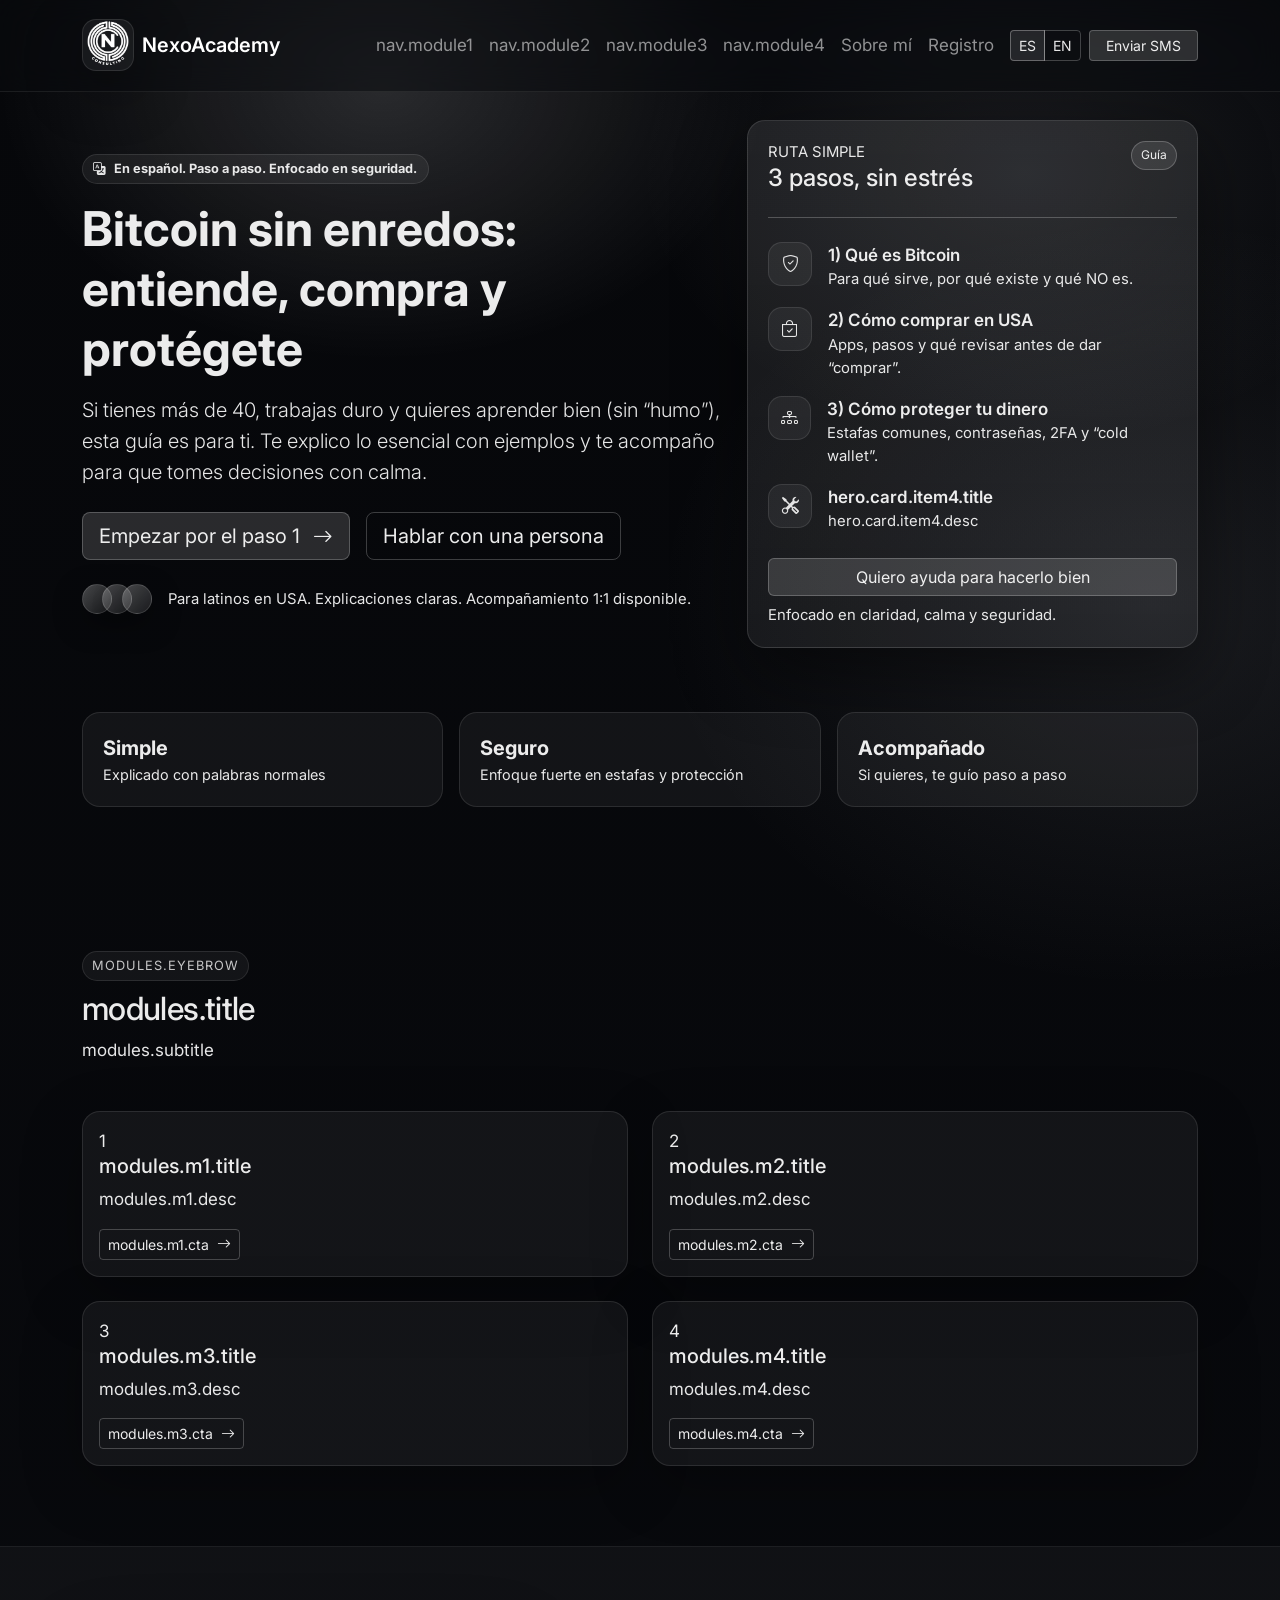
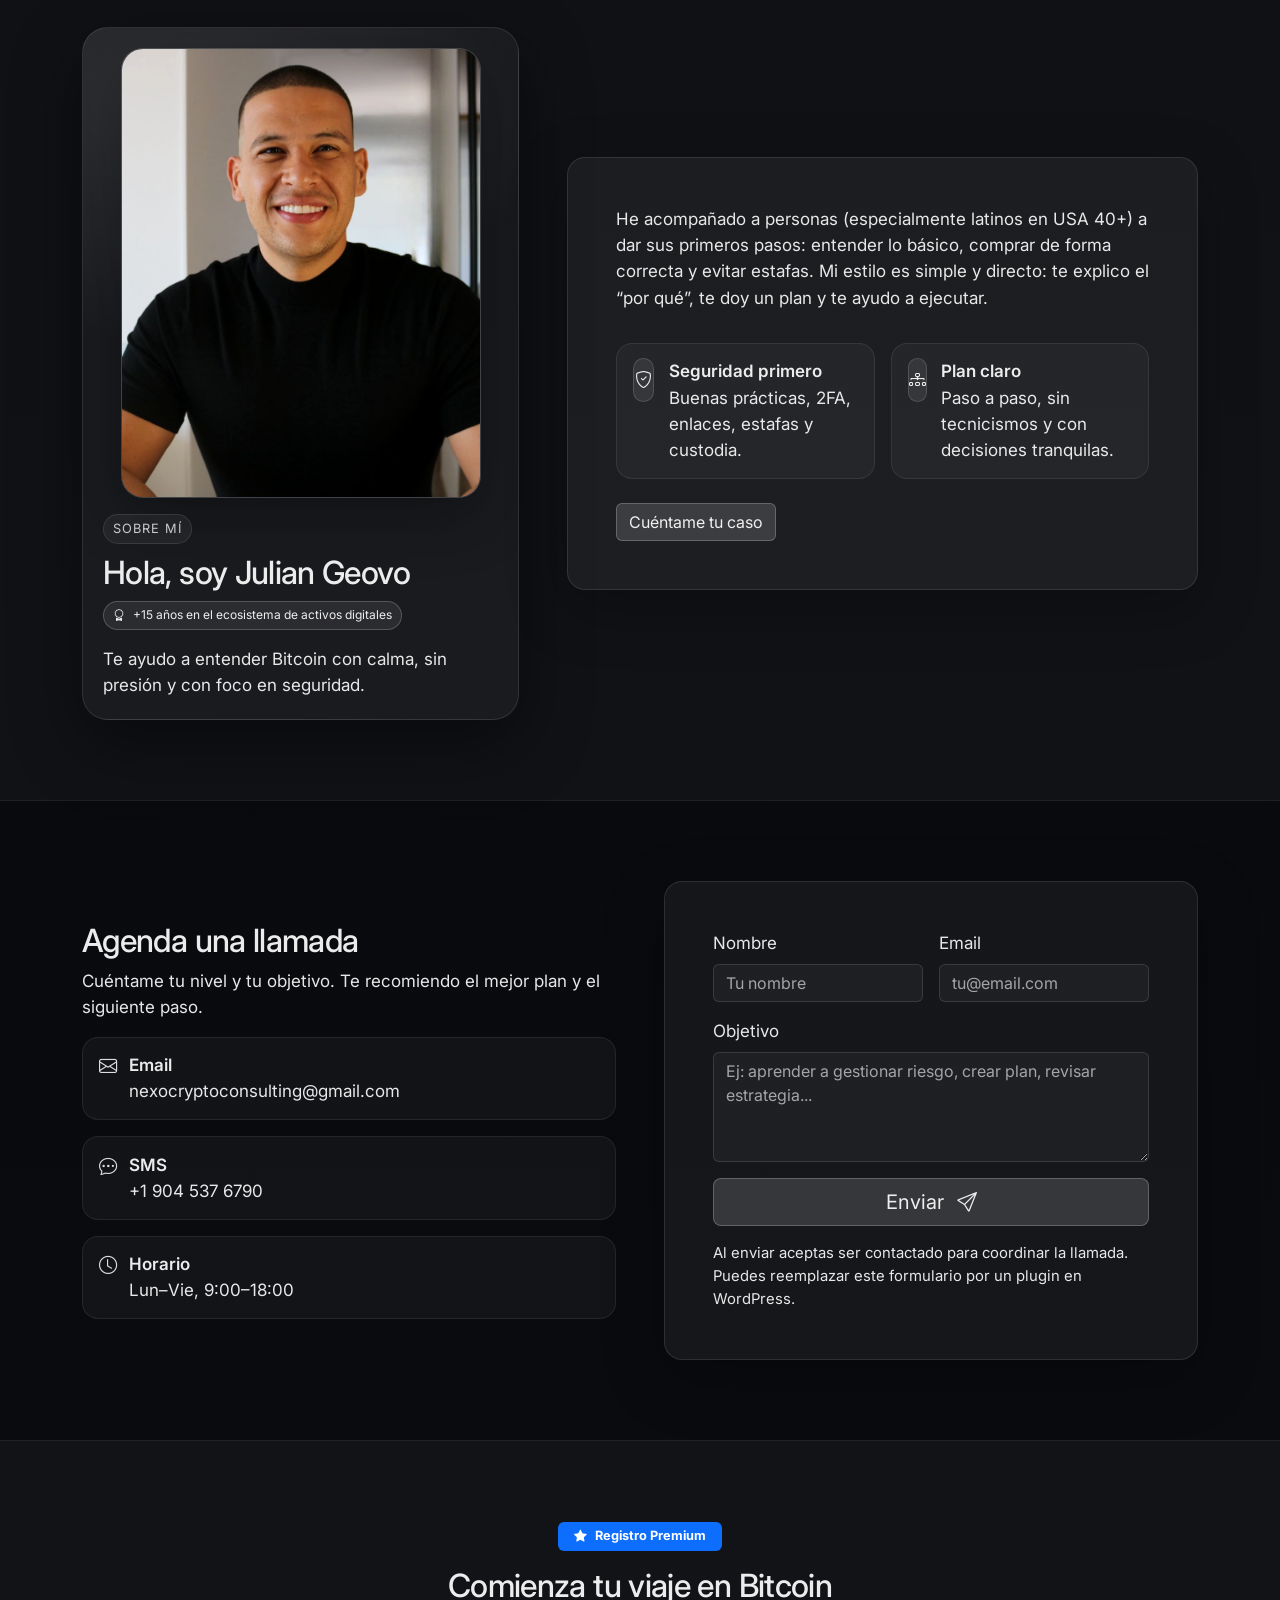
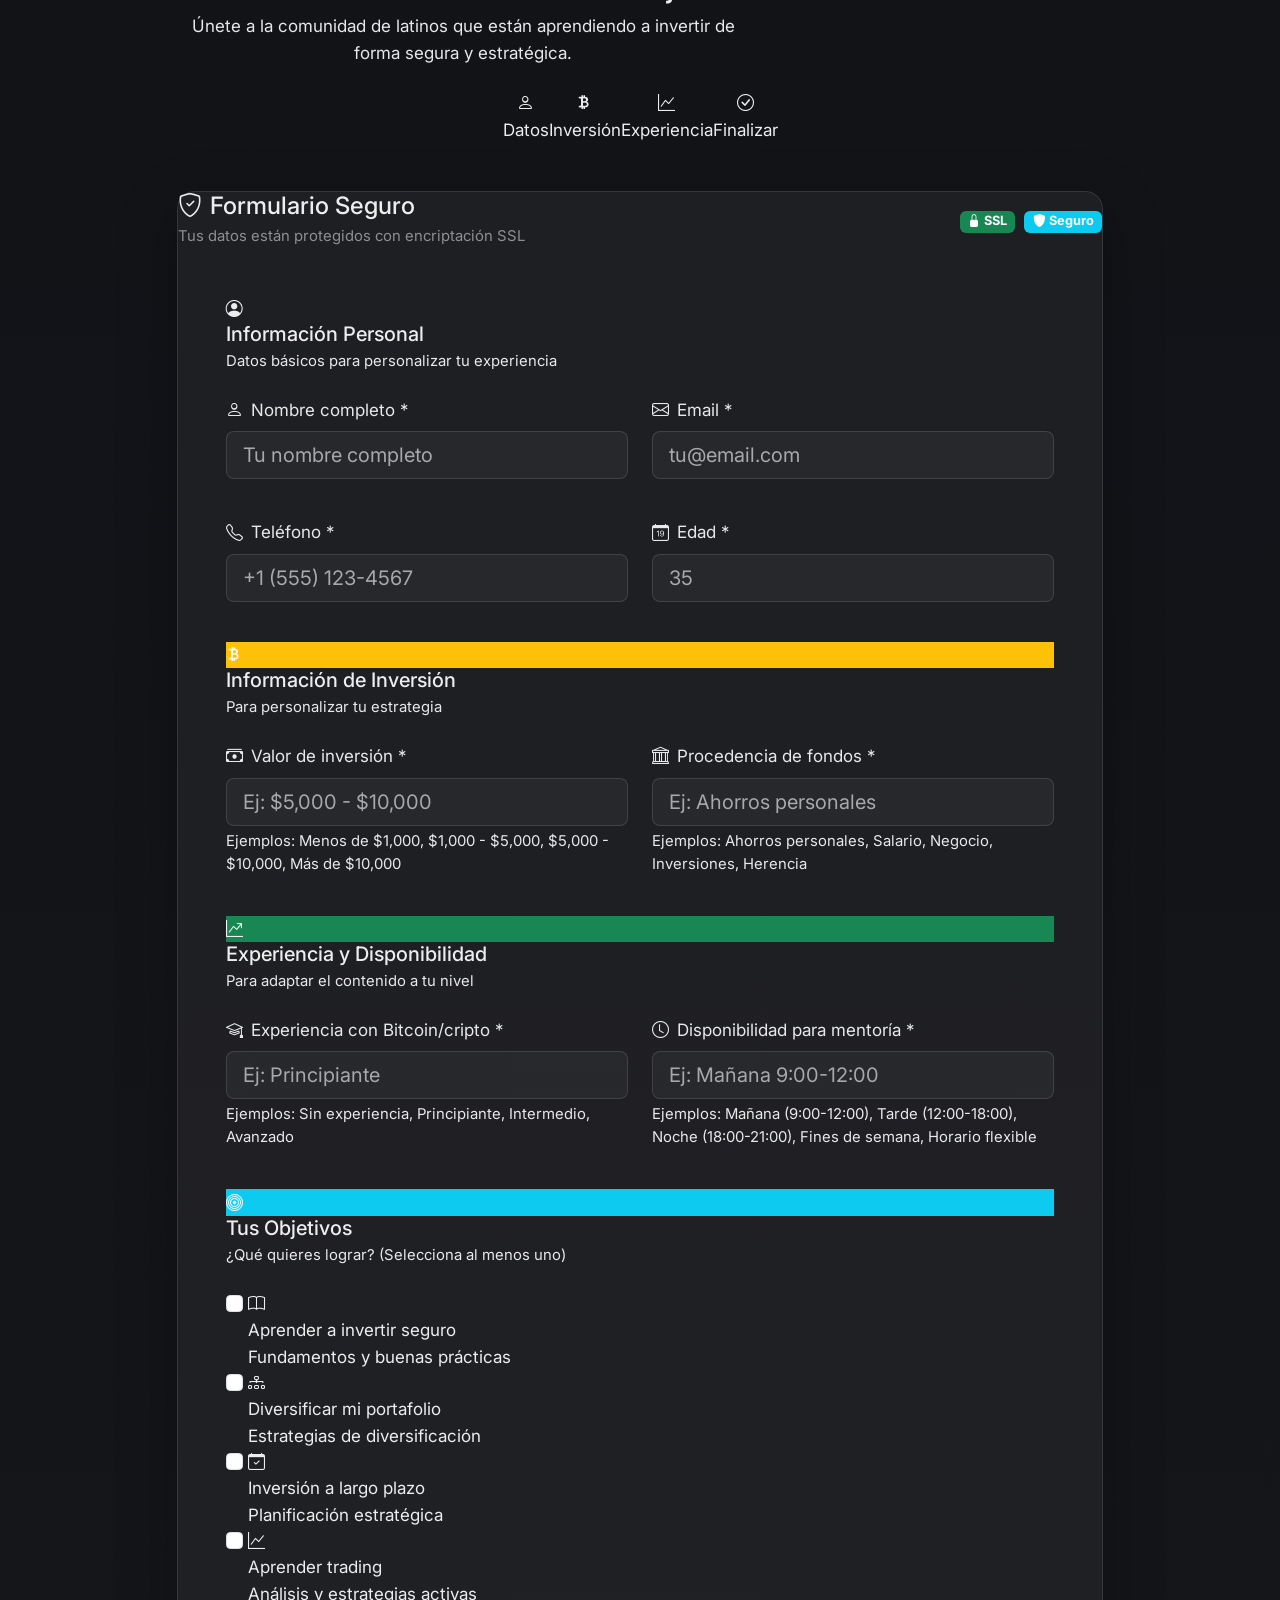
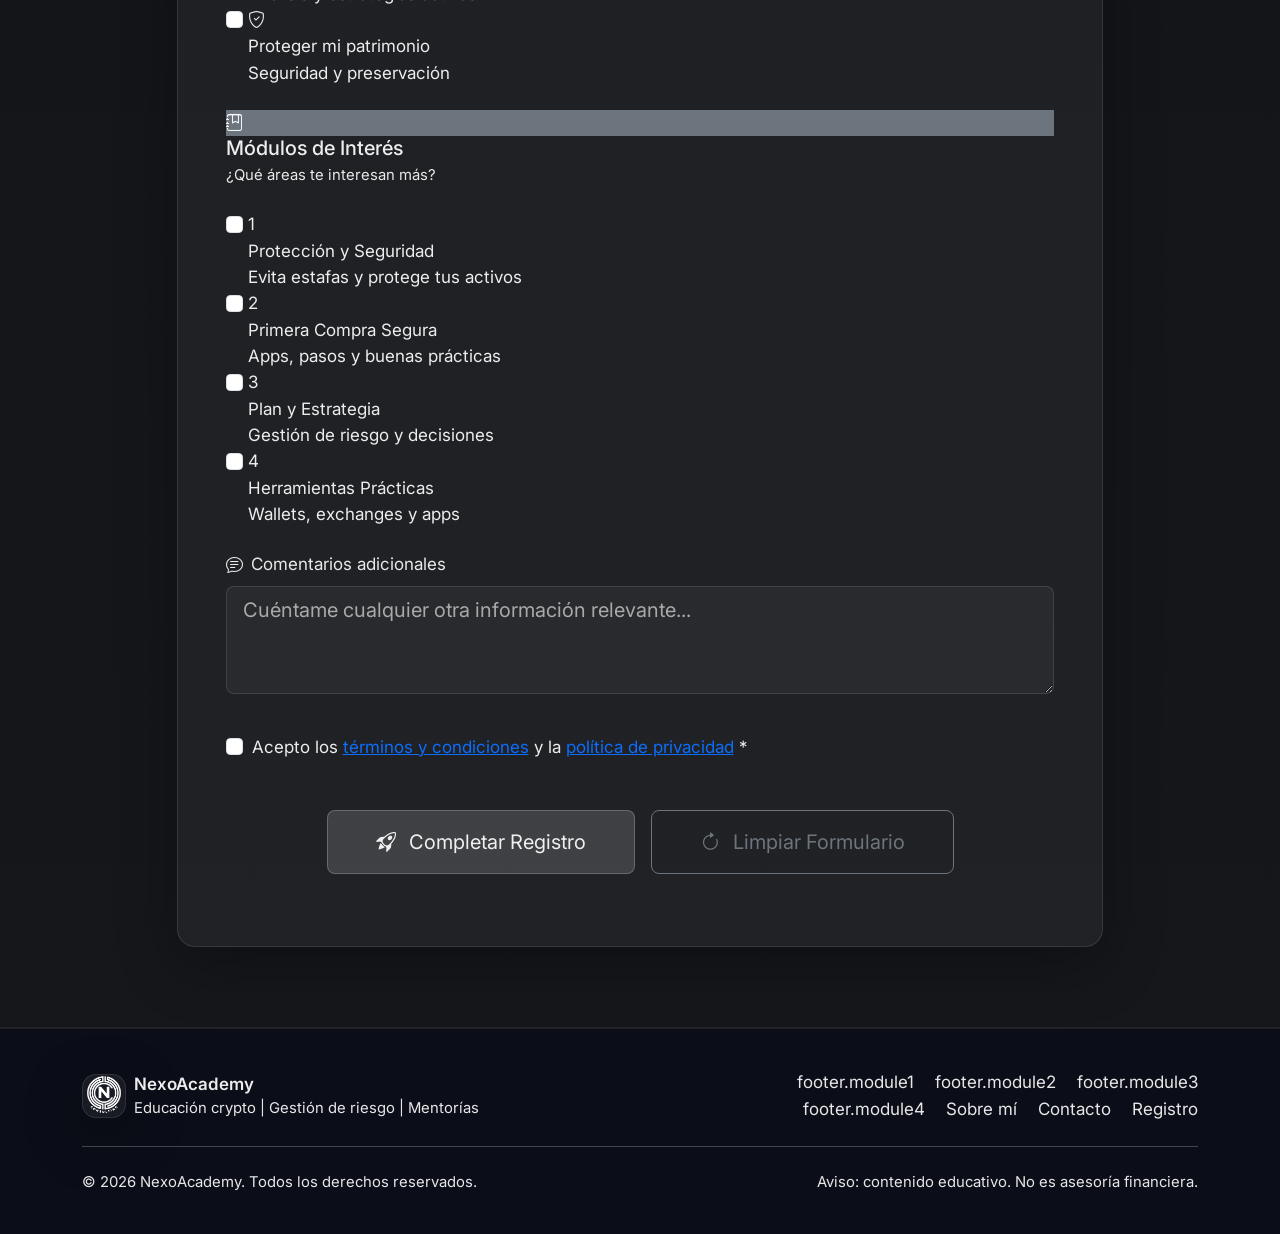
<file: index.html>
<!doctype html>
<html lang="es">
<head>
  <meta charset="utf-8" />
  <meta name="viewport" content="width=device-width, initial-scale=1" />
  <meta name="description" content="Módulos de Bitcoin para latinos en USA: seguridad, compra segura, plan y herramientas. Acompañamiento en español." />
  <title>NexoAcademy | Módulos de Bitcoin (Seguridad, Compra, Plan, Herramientas)</title>

  <link rel="preconnect" href="https://fonts.googleapis.com">
  <link rel="preconnect" href="https://fonts.gstatic.com" crossorigin>
  <link href="https://fonts.googleapis.com/css2?family=Inter:wght@400;500;600;700&display=swap" rel="stylesheet">

  <link href="https://cdn.jsdelivr.net/npm/bootstrap@5.3.3/dist/css/bootstrap.min.css" rel="stylesheet" integrity="sha384-QWTKZyjpPEjISv5WaRU9OFeRpok6YctnYmDr5pNlyT2bRjXh0JMhjY6hW+ALEwIH" crossorigin="anonymous">
  <link rel="stylesheet" href="https://cdn.jsdelivr.net/npm/bootstrap-icons@1.11.3/font/bootstrap-icons.min.css">
  <link rel="stylesheet" href="https://cdn.jsdelivr.net/npm/aos@2.3.4/dist/aos.css">

  <link rel="stylesheet" href="assets/css/styles.css" />
</head>
<body>  
  <a class="skip-link" href="#contenido">Saltar al contenido</a>

  <nav class="navbar navbar-expand-lg navbar-dark navbar-glass fixed-top" aria-label="Navegación principal">
    <div class="container">
      <a class="navbar-brand d-flex align-items-center gap-2" href="index.html">
        <span class="brand-logo-wrap" aria-hidden="true">
          <img class="brand-logo" src="img/logo.png" alt="NexoAcademy" onerror="this.style.display='none'; this.closest('.brand-logo-wrap').style.display='none'; this.closest('a').querySelector('.brand-mark').style.display='inline-block';" />
        </span>
        <span class="brand-mark" aria-hidden="true" style="display:none"></span>
        <span class="fw-semibold">NexoAcademy</span>
      </a>

      <button class="navbar-toggler" type="button" data-bs-toggle="collapse" data-bs-target="#nav" aria-controls="nav" aria-expanded="false" aria-label="Abrir menú">
        <span class="navbar-toggler-icon"></span>
      </button>

      <div class="collapse navbar-collapse" id="nav">
        <ul class="navbar-nav ms-auto mb-2 mb-lg-0 align-items-lg-center">
          <li class="nav-item"><a class="nav-link" href="modulo-1.html" data-i18n="nav.module1">Módulo 1</a></li>
          <li class="nav-item"><a class="nav-link" href="modulo-2.html" data-i18n="nav.module2">Módulo 2</a></li>
          <li class="nav-item"><a class="nav-link" href="modulo-3.html" data-i18n="nav.module3">Módulo 3</a></li>
          <li class="nav-item"><a class="nav-link" href="modulo-4.html" data-i18n="nav.module4">Módulo 4</a></li>
          <li class="nav-item"><a class="nav-link" href="sobre.html" data-i18n="nav.about">Sobre NexoAcademy</a></li>
          <li class="nav-item"><a class="nav-link" href="#registro">Registro</a></li>

          <li class="nav-item ms-lg-2">
            <div class="btn-group lang-toggle" role="group" aria-label="Idioma">
              <button type="button" class="btn btn-outline-light btn-sm" id="langEs" aria-pressed="true">ES</button>
              <button type="button" class="btn btn-outline-light btn-sm" id="langEn" aria-pressed="false">EN</button>
            </div>
          </li>

          <li class="nav-item ms-lg-2">
            <a class="btn btn-primary btn-sm px-3" href="sms:+19045376790">
              <span data-i18n="nav.cta">Enviar SMS</span>
            </a>
          </li>
        </ul>
      </div>
    </div>
  </nav>

  <header id="top" class="hero">
    <div class="hero-bg" aria-hidden="true"></div>
    <div class="container position-relative">
      <div class="row align-items-center g-4">
        <div class="col-lg-7" id="contenido">
          <div class="badge badge-soft mb-3" data-aos="fade-up" data-aos-delay="50">
            <i class="bi bi-translate me-2"></i>
            <span data-i18n="hero.badge">En español. Paso a paso. Enfocado en seguridad.</span>
          </div>
          <h1 class="display-5 fw-bold lh-sm" data-aos="fade-up" data-aos-delay="120">
            <span data-i18n="hero.title">Bitcoin para tu vida: 4 módulos clave</span>
          </h1>
          <p class="lead text-body-secondary mt-3" data-aos="fade-up" data-aos-delay="180">
            <span data-i18n="hero.lead">
              Si tienes más de 40, trabajas duro y quieres aprender bien (sin "humo"), esta guía es para ti.
              Te explico lo esencial con ejemplos y te acompaño para que tomes decisiones con calma.
            </span>
          </p>

          <div class="d-flex flex-column flex-sm-row gap-3 mt-4" data-aos="fade-up" data-aos-delay="240">
            <a class="btn btn-primary btn-lg" href="modulo-1.html">
              <span data-i18n="hero.primaryCta">Empezar por el módulo 1</span>
              <i class="bi bi-arrow-right ms-2"></i>
            </a>
            <a class="btn btn-outline-light btn-lg" href="#sobre"><span data-i18n="hero.secondaryCta">Conóceme</span></a>
          </div>

          <div class="hero-proof mt-4" data-aos="fade-up" data-aos-delay="300">
            <div class="d-flex align-items-center gap-3">
              <div class="avatar-stack" aria-hidden="true">
                <span class="avatar"></span>
                <span class="avatar"></span>
                <span class="avatar"></span>
              </div>
              <div class="small text-body-secondary">
                <span data-i18n="hero.proof">Para latinos en USA. Explicaciones claras. Acompañamiento 1:1 disponible.</span>
              </div>
            </div>
          </div>
        </div>

        <div class="col-lg-5">
          <div class="hero-card" data-aos="zoom-in" data-aos-delay="160">
            <div class="d-flex align-items-start justify-content-between">
              <div>
                <div class="text-uppercase small text-body-secondary" data-i18n="hero.card.kicker">Ruta modular</div>
                <div class="h4 mb-0" data-i18n="hero.card.title">4 módulos, sin estrés</div>
              </div>
              <span class="pill" data-i18n="hero.card.pill">Guía</span>
            </div>

            <hr class="my-4" />

            <div class="vstack gap-3">
              <div class="d-flex gap-3">
                <div class="icon-circle"><i class="bi bi-shield-check"></i></div>
                <div>
                  <div class="fw-semibold" data-i18n="hero.card.item1.title">1) Protección y Seguridad</div>
                  <div class="small text-body-secondary" data-i18n="hero.card.item1.desc">Cómo no perder dinero, estafas, 2FA y custodia.</div>
                </div>
              </div>
              <div class="d-flex gap-3">
                <div class="icon-circle"><i class="bi bi-bag-check"></i></div>
                <div>
                  <div class="fw-semibold" data-i18n="hero.card.item2.title">2) Primera Compra Segura</div>
                  <div class="small text-body-secondary" data-i18n="hero.card.item2.desc">Apps, pasos, KYC y errores comunes.</div>
                </div>
              </div>
              <div class="d-flex gap-3">
                <div class="icon-circle"><i class="bi bi-diagram-3"></i></div>
                <div>
                  <div class="fw-semibold" data-i18n="hero.card.item3.title">3) Plan y Estrategia</div>
                  <div class="small text-body-secondary" data-i18n="hero.card.item3.desc">Ahorro, gestión de riesgo, cuándo comprar/vender.</div>
                </div>
              </div>
              <div class="d-flex gap-3">
                <div class="icon-circle"><i class="bi bi-tools"></i></div>
                <div>
                  <div class="fw-semibold" data-i18n="hero.card.item4.title">4) Herramientas Prácticas</div>
                  <div class="small text-body-secondary" data-i18n="hero.card.item4.desc">Wallets, exchanges y apps recomendadas.</div>
                </div>
              </div>
            </div>

            <div class="d-grid mt-4">
              <a class="btn btn-primary" href="modulo-1.html"><span data-i18n="hero.card.cta">Quiero empezar ya</span></a>
            </div>
            <div class="small text-body-secondary mt-2" data-i18n="hero.card.note">Enfocado en claridad, calma y seguridad.</div>
          </div>
        </div>
      </div>

      <div class="row g-3 mt-5" id="resultados">
        <div class="col-12 col-lg-4" data-aos="fade-up" data-aos-delay="60">
          <div class="stat">
            <div class="stat-value" data-i18n="stats.simple.value">Simple</div>
            <div class="stat-label" data-i18n="stats.simple.label">Explicado con palabras normales</div>
          </div>
        </div>
        <div class="col-12 col-lg-4" data-aos="fade-up" data-aos-delay="120">
          <div class="stat">
            <div class="stat-value" data-i18n="stats.safe.value">Seguro</div>
            <div class="stat-label" data-i18n="stats.safe.label">Enfoque fuerte en estafas y protección</div>
          </div>
        </div>
        <div class="col-12 col-lg-4" data-aos="fade-up" data-aos-delay="180">
          <div class="stat">
            <div class="stat-value" data-i18n="stats.guided.value">Acompañado</div>
            <div class="stat-label" data-i18n="stats.guided.label">Si quieres, te guío paso a paso</div>
          </div>
        </div>
      </div>
    </div>
  </header>

  <main>
    <section id="modulos" class="section">
      <div class="container">
        <div class="row align-items-end g-4">
          <div class="col-lg-8" data-aos="fade-up">
            <div class="eyebrow" data-i18n="modules.eyebrow">Módulos</div>
            <h2 class="section-title" data-i18n="modules.title">Elige tu punto de partida</h2>
            <p class="section-subtitle" data-i18n="modules.subtitle">
              Cada módulo se enfoca en una necesidad real. Puedes empezar por el que más te preocupa o seguirlos en orden.
            </p>
          </div>
        </div>

        <div class="row g-4 mt-2">
          <div class="col-lg-6" data-aos="fade-up" data-aos-delay="60">
            <div class="card card-neo h-100 module-card">
              <div class="card-body">
                <div class="module-number">1</div>
                <h3 class="h5 mb-2" data-i18n="modules.m1.title">Protección y Seguridad</h3>
                <p class="text-body-secondary mb-3" data-i18n="modules.m1.desc">Aprende a evitar estafas, configurar 2FA, proteger tus claves y cuándo usar custodia propia.</p>
                <a class="btn btn-outline-light btn-sm" href="modulo-1.html">
                  <span data-i18n="modules.m1.cta">Ir al módulo</span>
                  <i class="bi bi-arrow-right ms-1"></i>
                </a>
              </div>
            </div>
          </div>
          <div class="col-lg-6" data-aos="fade-up" data-aos-delay="120">
            <div class="card card-neo h-100 module-card">
              <div class="card-body">
                <div class="module-number">2</div>
                <h3 class="h5 mb-2" data-i18n="modules.m2.title">Primera Compra Segura</h3>
                <p class="text-body-secondary mb-3" data-i18n="modules.m2.desc">Apps confiables, proceso KYC, métodos de pago y errores comunes al comprar por primera vez.</p>
                <a class="btn btn-outline-light btn-sm" href="modulo-2.html">
                  <span data-i18n="modules.m2.cta">Ir al módulo</span>
                  <i class="bi bi-arrow-right ms-1"></i>
                </a>
              </div>
            </div>
          </div>
          <div class="col-lg-6" data-aos="fade-up" data-aos-delay="180">
            <div class="card card-neo h-100 module-card">
              <div class="card-body">
                <div class="module-number">3</div>
                <h3 class="h5 mb-2" data-i18n="modules.m3.title">Plan y Estrategia</h3>
                <p class="text-body-secondary mb-3" data-i18n="modules.m3.desc">Cómo planificar ahorro, gestionar riesgo y tomar decisiones sin pánico ni FOMO.</p>
                <a class="btn btn-outline-light btn-sm" href="modulo-3.html">
                  <span data-i18n="modules.m3.cta">Ir al módulo</span>
                  <i class="bi bi-arrow-right ms-1"></i>
                </a>
              </div>
            </div>
          </div>
          <div class="col-lg-6" data-aos="fade-up" data-aos-delay="240">
            <div class="card card-neo h-100 module-card">
              <div class="card-body">
                <div class="module-number">4</div>
                <h3 class="h5 mb-2" data-i18n="modules.m4.title">Herramientas Prácticas</h3>
                <p class="text-body-secondary mb-3" data-i18n="modules.m4.desc">Wallets recomendadas, exchanges confiables y apps para seguimiento y seguridad.</p>
                <a class="btn btn-outline-light btn-sm" href="modulo-4.html">
                  <span data-i18n="modules.m4.cta">Ir al módulo</span>
                  <i class="bi bi-arrow-right ms-1"></i>
                </a>
              </div>
            </div>
          </div>
        </div>
      </div>
    </section>

    <section id="sobre" class="section section-alt">
      <div class="container">
        <div class="row g-5 align-items-center">
          <div class="col-lg-5" data-aos="fade-up">
            <div class="profile-card">
              <div class="profile-photo-wrap">
                <img class="profile-photo" src="img/julio.jpeg" alt="" loading="lazy" onerror="this.style.display='none'; this.closest('.profile-photo-wrap').style.display='none';" />
              </div>
              <div class="mt-3">
                <div class="eyebrow" data-i18n="about.eyebrow">Sobre mí</div>
                <h2 class="section-title mb-2" data-i18n="about.title">Hola, soy Julian Geovo</h2>
                <div class="tag tag-solid d-inline-flex align-items-center gap-2 mb-3">
                  <i class="bi bi-award"></i>
                  <span data-i18n="about.exp">+15 años en el ecosistema de activos digitales</span>
                </div>
                <p class="section-subtitle mb-0" data-i18n="about.subtitle">Te ayudo a entender Bitcoin con calma, sin presión y con foco en seguridad.</p>
              </div>
            </div>
          </div>

          <div class="col-lg-7" data-aos="fade-up" data-aos-delay="80">
            <div class="card card-neo">
              <div class="card-body p-4 p-md-5">
                <p class="text-body-secondary" data-i18n="about.body">He acompañado a personas (especialmente latinos en USA 40+) a dar sus primeros pasos: entender lo básico, comprar de forma correcta y evitar estafas. Mi estilo es simple y directo: te explico el "por qué", te doy un plan y te ayudo a ejecutar.</p>

                <div class="row g-3 mt-1">
                  <div class="col-md-6">
                    <div class="feature h-100">
                      <div class="feature-icon"><i class="bi bi-shield-check"></i></div>
                      <div>
                        <div class="fw-semibold" data-i18n="about.f1.title">Seguridad primero</div>
                        <div class="text-body-secondary" data-i18n="about.f1.desc">Buenas prácticas, 2FA, enlaces, estafas y custodia.</div>
                      </div>
                    </div>
                  </div>
                  <div class="col-md-6">
                    <div class="feature h-100">
                      <div class="feature-icon"><i class="bi bi-diagram-3"></i></div>
                      <div>
                        <div class="fw-semibold" data-i18n="about.f2.title">Plan claro</div>
                        <div class="text-body-secondary" data-i18n="about.f2.desc">Paso a paso, sin tecnicismos y con decisiones tranquilas.</div>
                      </div>
                    </div>
                  </div>
                </div>

                <div class="mt-4">
                  <a class="btn btn-primary" href="#contacto"><span data-i18n="about.cta">Cuéntame tu caso</span></a>
                </div>
              </div>
            </div>
          </div>
        </div>
      </div>
    </section>

    <section id="contacto" class="section">
      <div class="container">
        <div class="row g-5 align-items-center">
          <div class="col-lg-6" data-aos="fade-up">
            <h2 class="section-title" data-i18n="contact.title">Agenda una llamada</h2>
            <p class="section-subtitle" data-i18n="contact.subtitle">Cuéntame tu nivel y tu objetivo. Te recomiendo el mejor plan y el siguiente paso.</p>

            <div class="vstack gap-3">
              <div class="contact-item">
                <i class="bi bi-envelope"></i>
                <div>
                  <div class="fw-semibold" data-i18n="contact.email">Email</div>
                  <div class="text-body-secondary">nexocryptoconsulting@gmail.com</div>
                </div>
              </div>
              <div class="contact-item">
                <i class="bi bi-chat-dots"></i>
                <div>
                  <div class="fw-semibold" data-i18n="contact.whatsapp">SMS</div>
                  <div class="text-body-secondary"><a class="footer-link ms-0" href="sms:+19045376790">+1 904 537 6790</a></div>
                </div>
              </div>
              <div class="contact-item">
                <i class="bi bi-clock"></i>
                <div>
                  <div class="fw-semibold" data-i18n="contact.hours">Horario</div>
                  <div class="text-body-secondary" data-i18n="contact.hoursValue">Lun-Vie, 9:00-18:00</div>
                </div>
              </div>
            </div>
          </div>

          <div class="col-lg-6" data-aos="fade-up" data-aos-delay="80">
            <div class="card card-neo">
              <div class="card-body p-4 p-md-5">
                <form class="needs-validation" novalidate>
                  <div class="row g-3">
                    <div class="col-md-6">
                      <label class="form-label" for="nombre">Nombre</label>
                      <input class="form-control" id="nombre" name="nombre" placeholder="Tu nombre" required />
                      <div class="invalid-feedback">Ingresa tu nombre.</div>
                    </div>
                    <div class="col-md-6">
                      <label class="form-label" for="email">Email</label>
                      <input class="form-control" id="email" name="email" type="email" placeholder="tu@email.com" required />
                      <div class="invalid-feedback">Ingresa un email válido.</div>
                    </div>
                                        <div class="col-12">
                      <label class="form-label" for="mensaje">Objetivo</label>
                      <textarea class="form-control" id="mensaje" name="mensaje" rows="4" placeholder="Ej: aprender a gestionar riesgo, crear plan, revisar estrategia..." required></textarea>
                      <div class="invalid-feedback">Cuéntame tu objetivo.</div>
                    </div>
                    <div class="col-12 d-grid">
                      <button class="btn btn-primary btn-lg" type="submit">
                        <span>Enviar</span>
                        <i class="bi bi-send ms-2"></i>
                      </button>
                    </div>
                    <div class="col-12">
                      <div class="small text-body-secondary" data-i18n="form.disclaimer">
                        Al enviar aceptas ser contactado para coordinar la llamada. Puedes reemplazar este formulario por un plugin en WordPress.
                      </div>
                    </div>
                  </div>
                </form>
              </div>
            </div>
          </div>
        </div>
      </div>
    </section>

    <section id="registro" class="section section-alt">
      <div class="container">
        <div class="row justify-content-center">
          <div class="col-lg-10" data-aos="fade-up">
            <div class="text-center mb-5">
              <div class="badge bg-primary mb-3 px-3 py-2">
                <i class="bi bi-star-fill me-2"></i>Registro Premium
              </div>
              <h2 class="section-title">Comienza tu viaje en Bitcoin</h2>
              <p class="section-subtitle">Únete a la comunidad de latinos que están aprendiendo a invertir de forma segura y estratégica.</p>
              
              <!-- Progress Steps -->
              <div class="progress-steps d-flex justify-content-center align-items-center mt-4">
                <div class="step completed" data-step="1">
                  <div class="step-circle">
                    <i class="bi bi-person"></i>
                  </div>
                  <span class="step-label">Datos</span>
                </div>
                <div class="step-line"></div>
                <div class="step" data-step="2">
                  <div class="step-circle">
                    <i class="bi bi-currency-bitcoin"></i>
                  </div>
                  <span class="step-label">Inversión</span>
                </div>
                <div class="step-line"></div>
                <div class="step" data-step="3">
                  <div class="step-circle">
                    <i class="bi bi-graph-up"></i>
                  </div>
                  <span class="step-label">Experiencia</span>
                </div>
                <div class="step-line"></div>
                <div class="step" data-step="4">
                  <div class="step-circle">
                    <i class="bi bi-check-circle"></i>
                  </div>
                  <span class="step-label">Finalizar</span>
                </div>
              </div>
            </div>
            
            <div class="card card-neo card-premium">
              <div class="card-header-gradient">
                <div class="d-flex align-items-center justify-content-between">
                  <div>
                    <h4 class="mb-1"><i class="bi bi-shield-check me-2"></i>Formulario Seguro</h4>
                    <p class="text-white-50 mb-0 small">Tus datos están protegidos con encriptación SSL</p>
                  </div>
                  <div class="security-badges">
                    <span class="badge bg-success me-1">
                      <i class="bi bi-lock-fill"></i> SSL
                    </span>
                    <span class="badge bg-info">
                      <i class="bi bi-shield-fill"></i> Seguro
                    </span>
                  </div>
                </div>
              </div>
              
              <div class="card-body p-4 p-md-5">
                <form id="registroForm" class="needs-validation" novalidate method="POST">
                  <div class="row g-4">
                    
                    <!-- Sección 1: Información Personal -->
                    <div class="col-12">
                      <div class="section-header">
                        <div class="section-icon">
                          <i class="bi bi-person-circle"></i>
                        </div>
                        <div>
                          <h5 class="mb-1">Información Personal</h5>
                          <p class="text-muted small mb-0">Datos básicos para personalizar tu experiencia</p>
                        </div>
                      </div>
                    </div>
                    
                    <div class="col-md-6">
                      <div class="mb-3">
                        <label for="regNombre" class="form-label">
                          <i class="bi bi-person me-2"></i>Nombre completo *
                        </label>
                        <input class="form-control form-control-lg" id="regNombre" name="regNombre" placeholder="Tu nombre completo" required />
                        <div class="invalid-feedback">
                          <i class="bi bi-exclamation-circle me-1"></i>Ingresa tu nombre completo.
                        </div>
                      </div>
                    </div>
                    
                    <div class="col-md-6">
                      <div class="mb-3">
                        <label for="regEmail" class="form-label">
                          <i class="bi bi-envelope me-2"></i>Email *
                        </label>
                        <input class="form-control form-control-lg" id="regEmail" name="regEmail" type="email" placeholder="tu@email.com" required />
                        <div class="invalid-feedback">
                          <i class="bi bi-exclamation-circle me-1"></i>Ingresa un email válido.
                        </div>
                      </div>
                    </div>
                    
                    <div class="col-md-6">
                      <div class="mb-3">
                        <label for="regTelefono" class="form-label">
                          <i class="bi bi-telephone me-2"></i>Teléfono *
                        </label>
                        <input class="form-control form-control-lg" id="regTelefono" name="regTelefono" type="tel" placeholder="+1 (555) 123-4567" required />
                        <div class="invalid-feedback">
                          <i class="bi bi-exclamation-circle me-1"></i>Ingresa tu número de teléfono.
                        </div>
                      </div>
                    </div>
                    
                    <div class="col-md-6">
                      <div class="mb-3">
                        <label for="regEdad" class="form-label">
                          <i class="bi bi-calendar-date me-2"></i>Edad *
                        </label>
                        <input class="form-control form-control-lg" id="regEdad" name="regEdad" type="number" min="18" max="100" placeholder="35" required />
                        <div class="invalid-feedback">
                          <i class="bi bi-exclamation-circle me-1"></i>Ingresa tu edad (18+ años).
                        </div>
                      </div>
                    </div>

                    <!-- Sección 2: Información de Inversión -->
                    <div class="col-12 mt-4">
                      <div class="section-header">
                        <div class="section-icon bg-warning">
                          <i class="bi bi-currency-bitcoin"></i>
                        </div>
                        <div>
                          <h5 class="mb-1">Información de Inversión</h5>
                          <p class="text-muted small mb-0">Para personalizar tu estrategia</p>
                        </div>
                      </div>
                    </div>
                    
                    <div class="col-md-6">
                      <div class="mb-3">
                        <label for="regInversion" class="form-label">
                          <i class="bi bi-cash-stack me-2"></i>Valor de inversión *
                        </label>
                        <input type="text" class="form-control form-control-lg" id="regInversion" name="regInversion" placeholder="Ej: $5,000 - $10,000" required>
                        <div class="form-text text-muted small">
                          Ejemplos: Menos de $1,000, $1,000 - $5,000, $5,000 - $10,000, Más de $10,000
                        </div>
                        <div class="invalid-feedback">
                          <i class="bi bi-exclamation-circle me-1"></i>Ingresa tu rango de inversión.
                        </div>
                      </div>
                    </div>
                    
                    <div class="col-md-6">
                      <div class="mb-3">
                        <label for="regProcedencia" class="form-label">
                          <i class="bi bi-bank me-2"></i>Procedencia de fondos *
                        </label>
                        <input type="text" class="form-control form-control-lg" id="regProcedencia" name="regProcedencia" placeholder="Ej: Ahorros personales" required>
                        <div class="form-text text-muted small">
                          Ejemplos: Ahorros personales, Salario, Negocio, Inversiones, Herencia
                        </div>
                        <div class="invalid-feedback">
                          <i class="bi bi-exclamation-circle me-1"></i>Ingresa la procedencia de tus fondos.
                        </div>
                      </div>
                    </div>

                    <!-- Sección 3: Experiencia y Disponibilidad -->
                    <div class="col-12 mt-4">
                      <div class="section-header">
                        <div class="section-icon bg-success">
                          <i class="bi bi-graph-up-arrow"></i>
                        </div>
                        <div>
                          <h5 class="mb-1">Experiencia y Disponibilidad</h5>
                          <p class="text-muted small mb-0">Para adaptar el contenido a tu nivel</p>
                        </div>
                      </div>
                    </div>
                    
                    <div class="col-md-6">
                      <div class="mb-3">
                        <label for="regExperiencia" class="form-label">
                          <i class="bi bi-mortarboard me-2"></i>Experiencia con Bitcoin/cripto *
                        </label>
                        <input type="text" class="form-control form-control-lg" id="regExperiencia" name="regExperiencia" placeholder="Ej: Principiante" required>
                        <div class="form-text text-muted small">
                          Ejemplos: Sin experiencia, Principiante, Intermedio, Avanzado
                        </div>
                        <div class="invalid-feedback">
                          <i class="bi bi-exclamation-circle me-1"></i>Ingresa tu nivel de experiencia.
                        </div>
                      </div>
                    </div>
                    
                    <div class="col-md-6">
                      <div class="mb-3">
                        <label for="regDisponibilidad" class="form-label">
                          <i class="bi bi-clock me-2"></i>Disponibilidad para mentoría *
                        </label>
                        <input type="text" class="form-control form-control-lg" id="regDisponibilidad" name="regDisponibilidad" placeholder="Ej: Mañana 9:00-12:00" required>
                        <div class="form-text text-muted small">
                          Ejemplos: Mañana (9:00-12:00), Tarde (12:00-18:00), Noche (18:00-21:00), Fines de semana, Horario flexible
                        </div>
                        <div class="invalid-feedback">
                          <i class="bi bi-exclamation-circle me-1"></i>Ingresa tu disponibilidad.
                        </div>
                      </div>
                    </div>

                    <!-- Sección 4: Objetivos -->
                    <div class="col-12 mt-4">
                      <div class="section-header">
                        <div class="section-icon bg-info">
                          <i class="bi bi-bullseye"></i>
                        </div>
                        <div>
                          <h5 class="mb-1">Tus Objetivos</h5>
                          <p class="text-muted small mb-0">¿Qué quieres lograr? (Selecciona al menos uno)</p>
                        </div>
                      </div>
                    </div>
                    
                    <div class="col-12">
                      <div class="objectives-grid">
                        <div class="objective-card">
                          <input class="form-check-input" type="checkbox" value="aprender" id="obj1" name="regObjetivos">
                          <label class="form-check-label" for="obj1">
                            <div class="objective-icon">
                              <i class="bi bi-book"></i>
                            </div>
                            <div class="objective-content">
                              <div class="objective-title">Aprender a invertir seguro</div>
                              <div class="objective-desc">Fundamentos y buenas prácticas</div>
                            </div>
                          </label>
                        </div>
                        
                        <div class="objective-card">
                          <input class="form-check-input" type="checkbox" value="diversificar" id="obj2" name="regObjetivos">
                          <label class="form-check-label" for="obj2">
                            <div class="objective-icon">
                              <i class="bi bi-diagram-3"></i>
                            </div>
                            <div class="objective-content">
                              <div class="objective-title">Diversificar mi portafolio</div>
                              <div class="objective-desc">Estrategias de diversificación</div>
                            </div>
                          </label>
                        </div>
                        
                        <div class="objective-card">
                          <input class="form-check-input" type="checkbox" value="largo-plazo" id="obj3" name="regObjetivos">
                          <label class="form-check-label" for="obj3">
                            <div class="objective-icon">
                              <i class="bi bi-calendar-check"></i>
                            </div>
                            <div class="objective-content">
                              <div class="objective-title">Inversión a largo plazo</div>
                              <div class="objective-desc">Planificación estratégica</div>
                            </div>
                          </label>
                        </div>
                        
                        <div class="objective-card">
                          <input class="form-check-input" type="checkbox" value="trading" id="obj4" name="regObjetivos">
                          <label class="form-check-label" for="obj4">
                            <div class="objective-icon">
                              <i class="bi bi-graph-up"></i>
                            </div>
                            <div class="objective-content">
                              <div class="objective-title">Aprender trading</div>
                              <div class="objective-desc">Análisis y estrategias activas</div>
                            </div>
                          </label>
                        </div>
                        
                        <div class="objective-card">
                          <input class="form-check-input" type="checkbox" value="proteger" id="obj5" name="regObjetivos">
                          <label class="form-check-label" for="obj5">
                            <div class="objective-icon">
                              <i class="bi bi-shield-check"></i>
                            </div>
                            <div class="objective-content">
                              <div class="objective-title">Proteger mi patrimonio</div>
                              <div class="objective-desc">Seguridad y preservación</div>
                            </div>
                          </label>
                        </div>
                      </div>
                      <div class="invalid-feedback text-center mt-2">
                        <i class="bi bi-exclamation-circle me-1"></i>Selecciona al menos un objetivo.
                      </div>
                    </div>

                    <!-- Sección 5: Módulos de interés -->
                    <div class="col-12 mt-4">
                      <div class="section-header">
                        <div class="section-icon bg-secondary">
                          <i class="bi bi-journal-bookmark"></i>
                        </div>
                        <div>
                          <h5 class="mb-1">Módulos de Interés</h5>
                          <p class="text-muted small mb-0">¿Qué áreas te interesan más?</p>
                        </div>
                      </div>
                    </div>
                    
                    <div class="col-12">
                      <div class="modules-grid">
                        <div class="module-card">
                          <input class="form-check-input" type="checkbox" value="modulo1" id="mod1" name="regModulos">
                          <label class="form-check-label" for="mod1">
                            <div class="module-number">1</div>
                            <div class="module-content">
                              <div class="module-title">Protección y Seguridad</div>
                              <div class="module-desc">Evita estafas y protege tus activos</div>
                            </div>
                          </label>
                        </div>
                        
                        <div class="module-card">
                          <input class="form-check-input" type="checkbox" value="modulo2" id="mod2" name="regModulos">
                          <label class="form-check-label" for="mod2">
                            <div class="module-number">2</div>
                            <div class="module-content">
                              <div class="module-title">Primera Compra Segura</div>
                              <div class="module-desc">Apps, pasos y buenas prácticas</div>
                            </div>
                          </label>
                        </div>
                        
                        <div class="module-card">
                          <input class="form-check-input" type="checkbox" value="modulo3" id="mod3" name="regModulos">
                          <label class="form-check-label" for="mod3">
                            <div class="module-number">3</div>
                            <div class="module-content">
                              <div class="module-title">Plan y Estrategia</div>
                              <div class="module-desc">Gestión de riesgo y decisiones</div>
                            </div>
                          </label>
                        </div>
                        
                        <div class="module-card">
                          <input class="form-check-input" type="checkbox" value="modulo4" id="mod4" name="regModulos">
                          <label class="form-check-label" for="mod4">
                            <div class="module-number">4</div>
                            <div class="module-content">
                              <div class="module-title">Herramientas Prácticas</div>
                              <div class="module-desc">Wallets, exchanges y apps</div>
                            </div>
                          </label>
                        </div>
                      </div>
                    </div>

                    <!-- Comentarios adicionales -->
                    <div class="col-12 mt-4">
                      <div class="mb-3">
                        <label for="regComentarios" class="form-label">
                          <i class="bi bi-chat-text me-2"></i>Comentarios adicionales
                        </label>
                        <textarea class="form-control form-control-lg" id="regComentarios" name="regComentarios" rows="3" placeholder="Cuéntame cualquier otra información relevante..."></textarea>
                      </div>
                    </div>

                    <!-- Términos y condiciones -->
                    <div class="col-12 mt-4">
                      <div class="terms-card">
                        <div class="form-check">
                          <input class="form-check-input" type="checkbox" value="acepto" id="terminos" name="terminos" required>
                          <label class="form-check-label d-flex align-items-start" for="terminos">
                            <span class="me-2">Acepto los <a href="terminos.html" class="text-primary text-decoration-underline" target="_blank">términos y condiciones</a> y la <a href="politica-privacidad.html" class="text-primary text-decoration-underline" target="_blank">política de privacidad</a> *</span>
                          </label>
                          <div class="invalid-feedback">
                            <i class="bi bi-exclamation-circle me-1"></i>Debes aceptar los términos y condiciones.
                          </div>
                        </div>
                      </div>
                    </div>

                    <!-- Botones -->
                    <div class="col-12 d-grid gap-3 d-md-flex justify-content-md-center mt-5">
                      <button class="btn btn-primary btn-lg px-5 py-3 submit-btn" type="submit">
                        <i class="bi bi-rocket-takeoff me-2"></i>
                        <span>Completar Registro</span>
                        <span class="btn-shine"></span>
                      </button>
                      <button class="btn btn-outline-secondary btn-lg px-5 py-3" type="reset">
                        <i class="bi bi-arrow-clockwise me-2"></i>
                        <span>Limpiar Formulario</span>
                      </button>
                    </div>

                    <!-- Mensaje de confirmación -->
                    <div class="col-12">
                      <div class="alert alert-success alert-custom mt-4 d-none" id="registroExito">
                        <div class="d-flex align-items-center">
                          <div class="alert-icon">
                            <i class="bi bi-check-circle-fill"></i>
                          </div>
                          <div>
                            <strong>¡Registro completado con éxito!</strong><br>
                            <small class="text-white-50">Te contactaremos pronto para coordinar los siguientes pasos.</small>
                          </div>
                        </div>
                      </div>
                    </div>
                  </div>
                </form>
              </div>
            </div>
          </div>
        </div>
      </div>
    </section>
  </main>

  <footer class="footer">
    <div class="container">
      <div class="row g-4 align-items-center">
        <div class="col-md-6">
          <div class="d-flex align-items-center gap-2">
            <span class="brand-logo-wrap" aria-hidden="true">
              <img class="brand-logo" src="img/logo.png" alt="NexoAcademy" onerror="this.style.display='none'; this.closest('.brand-logo-wrap').style.display='none'; this.closest('.d-flex').querySelector('.brand-mark').style.display='inline-block';" />
            </span>
            <span class="brand-mark" aria-hidden="true" style="display:none"></span>
            <div>
              <div class="fw-semibold">NexoAcademy</div>
              <div class="small text-body-secondary">Educación crypto | Gestión de riesgo | Mentorías</div>
            </div>
          </div>
        </div>
        <div class="col-md-6 text-md-end">
          <a class="footer-link" href="modulo-1.html" data-i18n="footer.module1">Seguridad</a>
          <a class="footer-link" href="modulo-2.html" data-i18n="footer.module2">Compra</a>
          <a class="footer-link" href="modulo-3.html" data-i18n="footer.module3">Plan</a>
          <a class="footer-link" href="modulo-4.html" data-i18n="footer.module4">Herramientas</a>
          <a class="footer-link" href="#sobre" data-i18n="footer.about">Sobre mí</a>
          <a class="footer-link" href="#contacto" data-i18n="footer.contact">Contacto</a>
          <a class="footer-link" href="#registro">Registro</a>
        </div>
      </div>

      <hr class="my-4" />

      <div class="d-flex flex-column flex-md-row justify-content-between gap-2">
        <div class="small text-body-secondary">© <span id="year"></span> <span data-i18n="footer.rights">NexoAcademy. Todos los derechos reservados.</span></div>
        <div class="small text-body-secondary" data-i18n="footer.notice">Aviso: contenido educativo. No es asesoría financiera.</div>
      </div>
    </div>
  </footer>

  <script src="https://cdn.jsdelivr.net/npm/bootstrap@5.3.3/dist/js/bootstrap.bundle.min.js" integrity="sha384-YvpcrYf0tY3lHB60NNkmXc5s9fDVZLESaAA55NDzOxhy9GkcIdslK1eN7N6jIeHz" crossorigin="anonymous"></script>
  <script src="https://cdn.jsdelivr.net/npm/aos@2.3.4/dist/aos.js"></script>
  <script src="assets/js/main.js"></script>
</body>
</html>
</file>
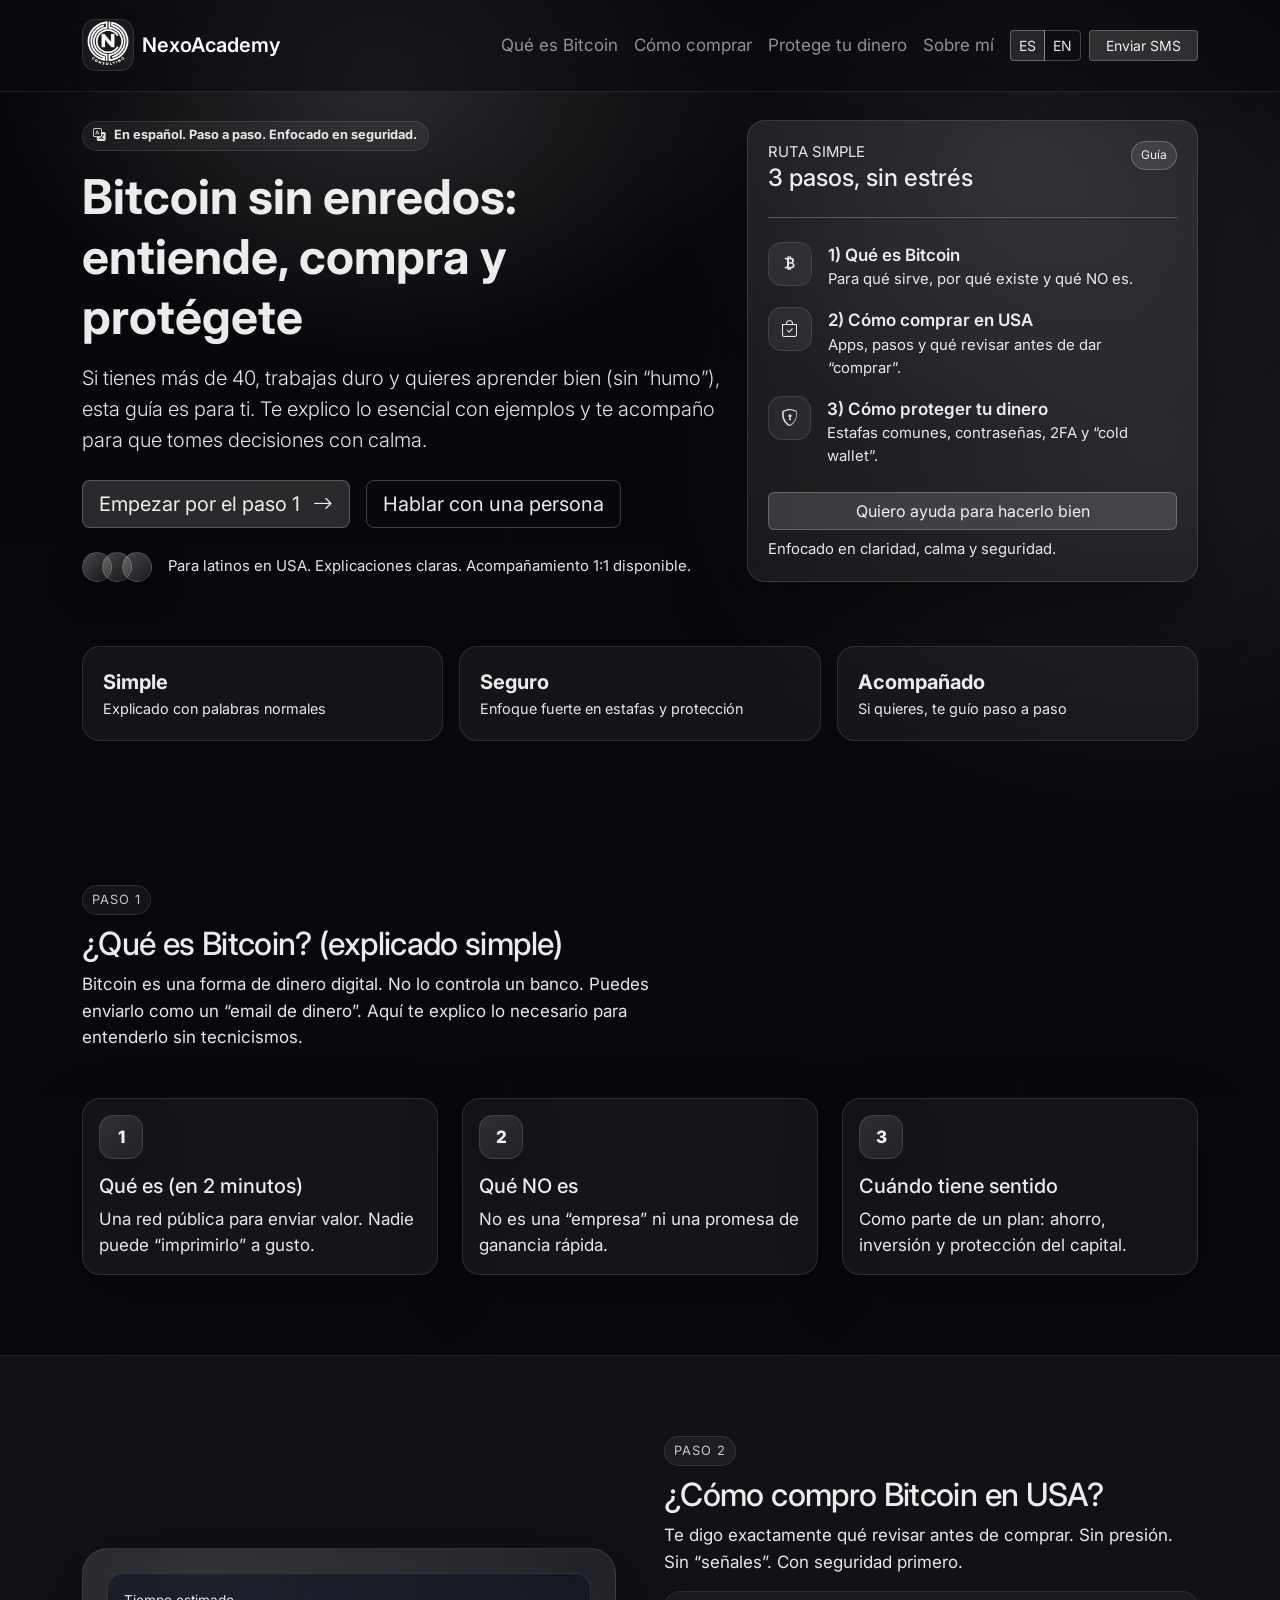
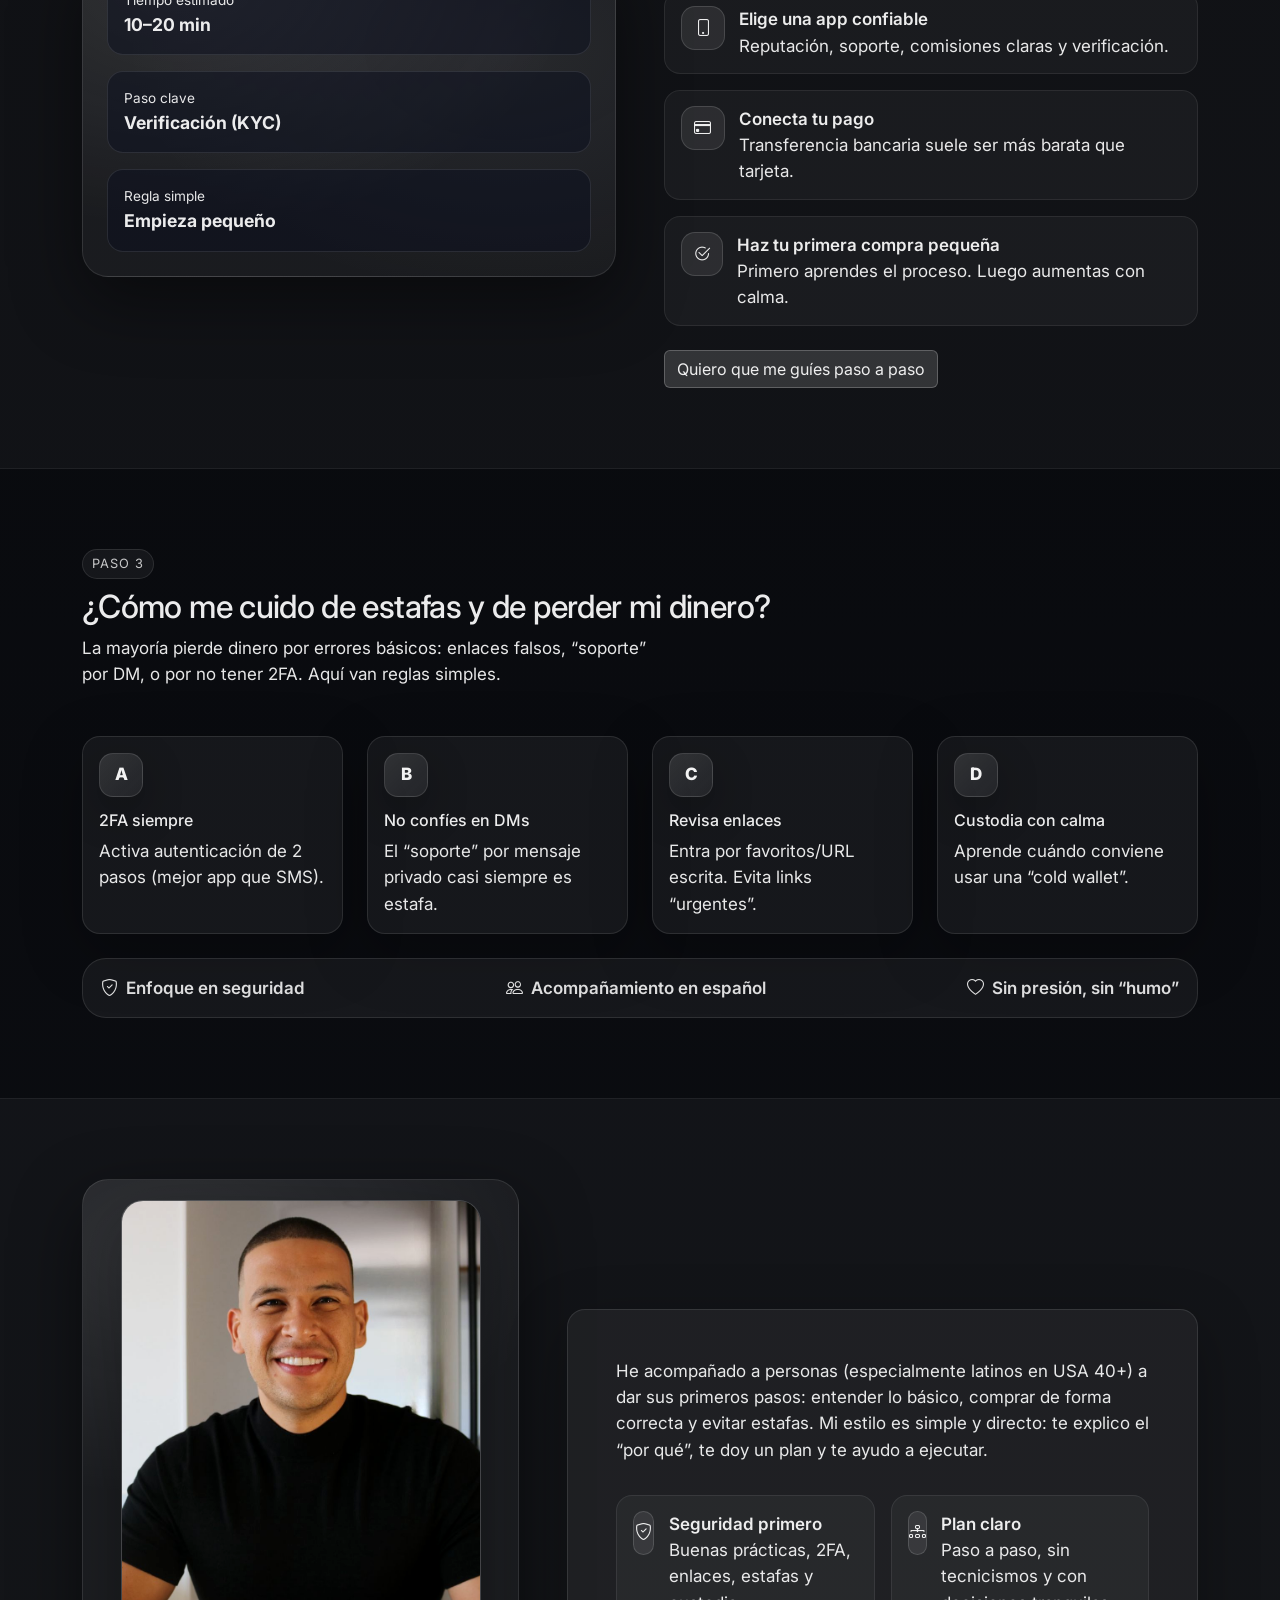
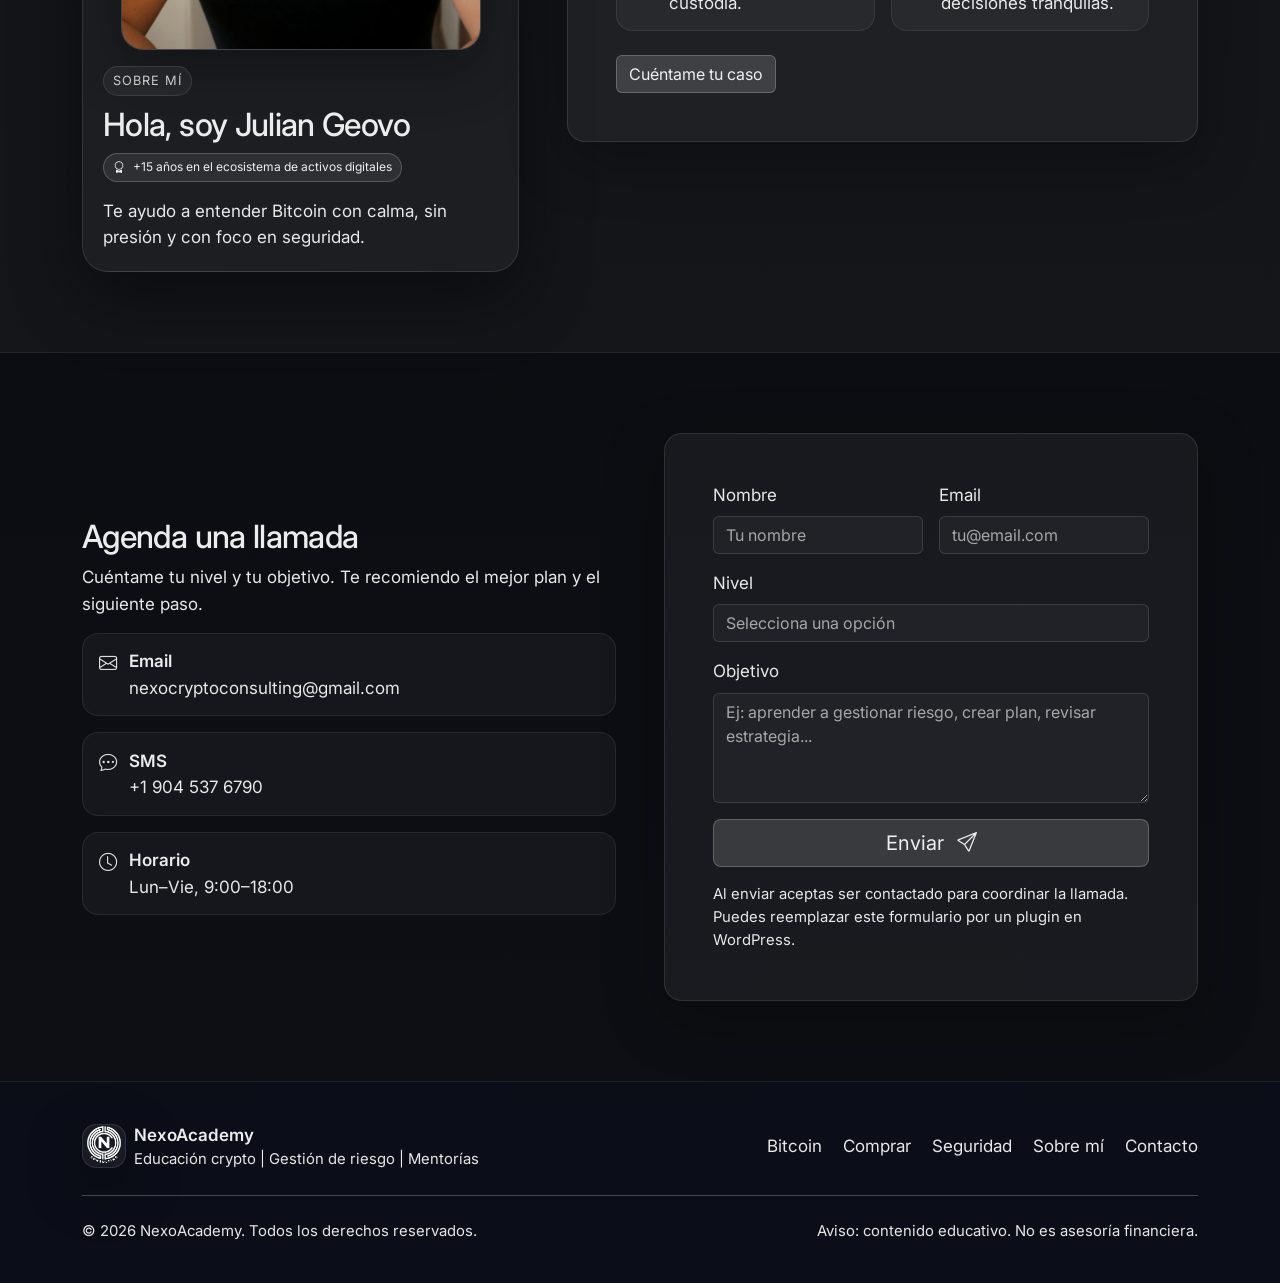
<file: index-backup.html>
<!doctype html>
<html lang="es">
<head>
  <meta charset="utf-8" />
  <meta name="viewport" content="width=device-width, initial-scale=1" />
  <meta name="description" content="Bitcoin explicado simple: qué es, cómo comprar en USA y cómo proteger tu dinero. Acompañamiento en español." />
  <title>NexoAcademy | Bitcoin simple (Guía + Mentoría)</title>

  <link rel="preconnect" href="https://fonts.googleapis.com">
  <link rel="preconnect" href="https://fonts.gstatic.com" crossorigin>
  <link href="https://fonts.googleapis.com/css2?family=Inter:wght@400;500;600;700&display=swap" rel="stylesheet">

  <link href="https://cdn.jsdelivr.net/npm/bootstrap@5.3.3/dist/css/bootstrap.min.css" rel="stylesheet" integrity="sha384-QWTKZyjpPEjISv5WaRU9OFeRpok6YctnYmDr5pNlyT2bRjXh0JMhjY6hW+ALEwIH" crossorigin="anonymous">
  <link rel="stylesheet" href="https://cdn.jsdelivr.net/npm/bootstrap-icons@1.11.3/font/bootstrap-icons.min.css">
  <link rel="stylesheet" href="https://cdn.jsdelivr.net/npm/aos@2.3.4/dist/aos.css">

  <link rel="stylesheet" href="assets/css/styles.css" />
</head>
<body>
  <a class="skip-link" href="#contenido">Saltar al contenido</a>

  <nav class="navbar navbar-expand-lg navbar-dark navbar-glass fixed-top" aria-label="Navegación principal">
    <div class="container">
      <a class="navbar-brand d-flex align-items-center gap-2" href="#top">
        <span class="brand-logo-wrap" aria-hidden="true">
          <img class="brand-logo" src="img/logo.png" alt="NexoAcademy" onerror="this.style.display='none'; this.closest('.brand-logo-wrap').style.display='none'; this.closest('a').querySelector('.brand-mark').style.display='inline-block';" />
        </span>
        <span class="brand-mark" aria-hidden="true" style="display:none"></span>
        <span class="fw-semibold">NexoAcademy</span>
      </a>

      <button class="navbar-toggler" type="button" data-bs-toggle="collapse" data-bs-target="#nav" aria-controls="nav" aria-expanded="false" aria-label="Abrir menú">
        <span class="navbar-toggler-icon"></span>
      </button>

      <div class="collapse navbar-collapse" id="nav">
        <ul class="navbar-nav ms-auto mb-2 mb-lg-0 align-items-lg-center">
          <li class="nav-item"><a class="nav-link" href="#bitcoin" data-i18n="nav.bitcoin">Qué es Bitcoin</a></li>
          <li class="nav-item"><a class="nav-link" href="#comprar" data-i18n="nav.buy">Cómo comprar</a></li>
          <li class="nav-item"><a class="nav-link" href="#seguridad" data-i18n="nav.security">Protege tu dinero</a></li>
          <li class="nav-item"><a class="nav-link" href="#sobre" data-i18n="nav.about">Sobre mí</a></li>

          <li class="nav-item ms-lg-2">
            <div class="btn-group lang-toggle" role="group" aria-label="Idioma">
              <button type="button" class="btn btn-outline-light btn-sm" id="langEs" aria-pressed="true">ES</button>
              <button type="button" class="btn btn-outline-light btn-sm" id="langEn" aria-pressed="false">EN</button>
            </div>
          </li>

          <li class="nav-item ms-lg-2">
            <a class="btn btn-primary btn-sm px-3" href="sms:+19045376790">
              <span data-i18n="nav.cta">Enviar SMS</span>
            </a>
          </li>
        </ul>
      </div>
    </div>
  </nav>

  <header id="top" class="hero">
    <div class="hero-bg" aria-hidden="true"></div>
    <div class="container position-relative">
      <div class="row align-items-center g-4">
        <div class="col-lg-7" id="contenido">
          <div class="badge badge-soft mb-3" data-aos="fade-up" data-aos-delay="50">
            <i class="bi bi-translate me-2"></i>
            <span data-i18n="hero.badge">En español. Paso a paso. Enfocado en seguridad.</span>
          </div>
          <h1 class="display-5 fw-bold lh-sm" data-aos="fade-up" data-aos-delay="120">
            <span data-i18n="hero.title">Bitcoin sin enredos: entiende, compra y protégete</span>
          </h1>
          <p class="lead text-body-secondary mt-3" data-aos="fade-up" data-aos-delay="180">
            <span data-i18n="hero.lead">
              Si tienes más de 40, trabajas duro y quieres aprender bien (sin “humo”), esta guía es para ti.
              Te explico lo esencial con ejemplos y te acompaño para que tomes decisiones con calma.
            </span>
          </p>

          <div class="d-flex flex-column flex-sm-row gap-3 mt-4" data-aos="fade-up" data-aos-delay="240">
            <a class="btn btn-primary btn-lg" href="#bitcoin">
              <span data-i18n="hero.primaryCta">Empezar por el paso 1</span>
              <i class="bi bi-arrow-right ms-2"></i>
            </a>
            <a class="btn btn-outline-light btn-lg" href="#contacto"><span data-i18n="hero.secondaryCta">Hablar con una persona</span></a>
          </div>

          <div class="hero-proof mt-4" data-aos="fade-up" data-aos-delay="300">
            <div class="d-flex align-items-center gap-3">
              <div class="avatar-stack" aria-hidden="true">
                <span class="avatar"></span>
                <span class="avatar"></span>
                <span class="avatar"></span>
              </div>
              <div class="small text-body-secondary">
                <span data-i18n="hero.proof">Para latinos en USA. Explicaciones claras. Acompañamiento 1:1 disponible.</span>
              </div>
            </div>
          </div>
        </div>

        <div class="col-lg-5">
          <div class="hero-card" data-aos="zoom-in" data-aos-delay="160">
            <div class="d-flex align-items-start justify-content-between">
              <div>
                <div class="text-uppercase small text-body-secondary" data-i18n="hero.card.kicker">Ruta simple</div>
                <div class="h4 mb-0" data-i18n="hero.card.title">3 pasos, sin estrés</div>
              </div>
              <span class="pill" data-i18n="hero.card.pill">Guía</span>
            </div>

            <hr class="my-4" />

            <div class="vstack gap-3">
              <div class="d-flex gap-3">
                <div class="icon-circle"><i class="bi bi-currency-bitcoin"></i></div>
                <div>
                  <div class="fw-semibold" data-i18n="hero.card.item1.title">1) Qué es Bitcoin</div>
                  <div class="small text-body-secondary" data-i18n="hero.card.item1.desc">Para qué sirve, por qué existe y qué NO es.</div>
                </div>
              </div>
              <div class="d-flex gap-3">
                <div class="icon-circle"><i class="bi bi-bag-check"></i></div>
                <div>
                  <div class="fw-semibold" data-i18n="hero.card.item2.title">2) Cómo comprar en USA</div>
                  <div class="small text-body-secondary" data-i18n="hero.card.item2.desc">Apps, pasos y qué revisar antes de dar “comprar”.</div>
                </div>
              </div>
              <div class="d-flex gap-3">
                <div class="icon-circle"><i class="bi bi-shield-lock"></i></div>
                <div>
                  <div class="fw-semibold" data-i18n="hero.card.item3.title">3) Cómo proteger tu dinero</div>
                  <div class="small text-body-secondary" data-i18n="hero.card.item3.desc">Estafas comunes, contraseñas, 2FA y “cold wallet”.</div>
                </div>
              </div>
            </div>

            <div class="d-grid mt-4">
              <a class="btn btn-primary" href="#contacto"><span data-i18n="hero.card.cta">Quiero ayuda para hacerlo bien</span></a>
            </div>
            <div class="small text-body-secondary mt-2" data-i18n="hero.card.note">Enfocado en claridad, calma y seguridad.</div>
          </div>
        </div>
      </div>

      <div class="row g-3 mt-5" id="resultados">
        <div class="col-12 col-lg-4" data-aos="fade-up" data-aos-delay="60">
          <div class="stat">
            <div class="stat-value" data-i18n="stats.simple.value">Simple</div>
            <div class="stat-label" data-i18n="stats.simple.label">Explicado con palabras normales</div>
          </div>
        </div>
        <div class="col-12 col-lg-4" data-aos="fade-up" data-aos-delay="120">
          <div class="stat">
            <div class="stat-value" data-i18n="stats.safe.value">Seguro</div>
            <div class="stat-label" data-i18n="stats.safe.label">Enfoque fuerte en estafas y protección</div>
          </div>
        </div>
        <div class="col-12 col-lg-4" data-aos="fade-up" data-aos-delay="180">
          <div class="stat">
            <div class="stat-value" data-i18n="stats.guided.value">Acompañado</div>
            <div class="stat-label" data-i18n="stats.guided.label">Si quieres, te guío paso a paso</div>
          </div>
        </div>
      </div>
    </div>
  </header>

  <main>
    <section id="bitcoin" class="section">
      <div class="container">
        <div class="row align-items-end g-4">
          <div class="col-lg-8" data-aos="fade-up">
            <div class="eyebrow" data-i18n="step1.eyebrow">Paso 1</div>
            <h2 class="section-title" data-i18n="step1.title">¿Qué es Bitcoin? (explicado simple)</h2>
            <p class="section-subtitle" data-i18n="step1.subtitle">
              Bitcoin es una forma de dinero digital. No lo controla un banco. Puedes enviarlo como un “email de dinero”.
              Aquí te explico lo necesario para entenderlo sin tecnicismos.
            </p>
          </div>
        </div>

        <div class="row g-4 mt-2">
          <div class="col-md-6 col-lg-4" data-aos="fade-up" data-aos-delay="60">
            <div class="card card-neo h-100 step-card">
              <div class="card-body">
                <div class="step-number">1</div>
                <h3 class="h5 mb-2" data-i18n="step1.card1.title">Qué es (en 2 minutos)</h3>
                <p class="text-body-secondary mb-0" data-i18n="step1.card1.desc">Una red pública para enviar valor. Nadie puede “imprimirlo” a gusto.</p>
              </div>
            </div>
          </div>
          <div class="col-md-6 col-lg-4" data-aos="fade-up" data-aos-delay="120">
            <div class="card card-neo h-100 step-card">
              <div class="card-body">
                <div class="step-number">2</div>
                <h3 class="h5 mb-2" data-i18n="step1.card2.title">Qué NO es</h3>
                <p class="text-body-secondary mb-0" data-i18n="step1.card2.desc">No es una “empresa” ni una promesa de ganancia rápida.</p>
              </div>
            </div>
          </div>
          <div class="col-md-6 col-lg-4" data-aos="fade-up" data-aos-delay="180">
            <div class="card card-neo h-100 step-card">
              <div class="card-body">
                <div class="step-number">3</div>
                <h3 class="h5 mb-2" data-i18n="step1.card3.title">Cuándo tiene sentido</h3>
                <p class="text-body-secondary mb-0" data-i18n="step1.card3.desc">Como parte de un plan: ahorro, inversión y protección del capital.</p>
              </div>
            </div>
          </div>
        </div>
      </div>
    </section>

    <section id="comprar" class="section section-alt">
      <div class="container">
        <div class="row g-5 align-items-center">
          <div class="col-lg-6" data-aos="fade-up">
            <div class="media-panel">
              <div class="media-panel-inner">
                <div class="mini-kpi">
                  <div class="mini-kpi-label" data-i18n="step2.kpi1.label">Tiempo estimado</div>
                  <div class="mini-kpi-value" data-i18n="step2.kpi1.value">10–20 min</div>
                </div>
                <div class="mini-kpi">
                  <div class="mini-kpi-label" data-i18n="step2.kpi2.label">Paso clave</div>
                  <div class="mini-kpi-value" data-i18n="step2.kpi2.value">Verificación (KYC)</div>
                </div>
                <div class="mini-kpi">
                  <div class="mini-kpi-label" data-i18n="step2.kpi3.label">Regla simple</div>
                  <div class="mini-kpi-value" data-i18n="step2.kpi3.value">Empieza pequeño</div>
                </div>
              </div>
            </div>
          </div>
          <div class="col-lg-6" data-aos="fade-up" data-aos-delay="80">
            <div class="eyebrow" data-i18n="step2.eyebrow">Paso 2</div>
            <h2 class="section-title" data-i18n="step2.title">¿Cómo compro Bitcoin en USA?</h2>
            <p class="section-subtitle" data-i18n="step2.subtitle">
              Te digo exactamente qué revisar antes de comprar. Sin presión. Sin “señales”. Con seguridad primero.
            </p>

            <div class="vstack gap-3">
              <div class="feature">
                <div class="feature-icon"><i class="bi bi-phone"></i></div>
                <div>
                  <div class="fw-semibold" data-i18n="step2.f1.title">Elige una app confiable</div>
                  <div class="text-body-secondary" data-i18n="step2.f1.desc">Reputación, soporte, comisiones claras y verificación.</div>
                </div>
              </div>
              <div class="feature">
                <div class="feature-icon"><i class="bi bi-credit-card"></i></div>
                <div>
                  <div class="fw-semibold" data-i18n="step2.f2.title">Conecta tu pago</div>
                  <div class="text-body-secondary" data-i18n="step2.f2.desc">Transferencia bancaria suele ser más barata que tarjeta.</div>
                </div>
              </div>
              <div class="feature">
                <div class="feature-icon"><i class="bi bi-check2-circle"></i></div>
                <div>
                  <div class="fw-semibold" data-i18n="step2.f3.title">Haz tu primera compra pequeña</div>
                  <div class="text-body-secondary" data-i18n="step2.f3.desc">Primero aprendes el proceso. Luego aumentas con calma.</div>
                </div>
              </div>
            </div>

            <div class="mt-4">
              <a class="btn btn-primary" href="#contacto"><span data-i18n="step2.cta">Quiero que me guíes paso a paso</span></a>
            </div>
          </div>
        </div>
      </div>
    </section>

    <section id="seguridad" class="section">
      <div class="container">
        <div class="row align-items-end g-4">
          <div class="col-lg-8" data-aos="fade-up">
            <div class="eyebrow" data-i18n="step3.eyebrow">Paso 3</div>
            <h2 class="section-title" data-i18n="step3.title">¿Cómo me cuido de estafas y de perder mi dinero?</h2>
            <p class="section-subtitle" data-i18n="step3.subtitle">
              La mayoría pierde dinero por errores básicos: enlaces falsos, “soporte” por DM, o por no tener 2FA.
              Aquí van reglas simples.
            </p>
          </div>
        </div>

        <div class="row g-4 mt-2">
          <div class="col-md-6 col-lg-3" data-aos="fade-up" data-aos-delay="60">
            <div class="card card-neo h-100 step-card">
              <div class="card-body">
                <div class="step-number">A</div>
                <h3 class="h6 mb-2" data-i18n="step3.a.title">2FA siempre</h3>
                <p class="text-body-secondary mb-0" data-i18n="step3.a.desc">Activa autenticación de 2 pasos (mejor app que SMS).</p>
              </div>
            </div>
          </div>
          <div class="col-md-6 col-lg-3" data-aos="fade-up" data-aos-delay="120">
            <div class="card card-neo h-100 step-card">
              <div class="card-body">
                <div class="step-number">B</div>
                <h3 class="h6 mb-2" data-i18n="step3.b.title">No confíes en DMs</h3>
                <p class="text-body-secondary mb-0" data-i18n="step3.b.desc">El “soporte” por mensaje privado casi siempre es estafa.</p>
              </div>
            </div>
          </div>
          <div class="col-md-6 col-lg-3" data-aos="fade-up" data-aos-delay="180">
            <div class="card card-neo h-100 step-card">
              <div class="card-body">
                <div class="step-number">C</div>
                <h3 class="h6 mb-2" data-i18n="step3.c.title">Revisa enlaces</h3>
                <p class="text-body-secondary mb-0" data-i18n="step3.c.desc">Entra por favoritos/URL escrita. Evita links “urgentes”.</p>
              </div>
            </div>
          </div>
          <div class="col-md-6 col-lg-3" data-aos="fade-up" data-aos-delay="240">
            <div class="card card-neo h-100 step-card">
              <div class="card-body">
                <div class="step-number">D</div>
                <h3 class="h6 mb-2" data-i18n="step3.d.title">Custodia con calma</h3>
                <p class="text-body-secondary mb-0" data-i18n="step3.d.desc">Aprende cuándo conviene usar una “cold wallet”.</p>
              </div>
            </div>
          </div>
        </div>

        <div class="row mt-4" data-aos="fade-up" data-aos-delay="60">
          <div class="col-12">
            <div class="trust-strip">
              <div class="trust-item"><i class="bi bi-shield-check"></i><span data-i18n="trust.security">Enfoque en seguridad</span></div>
              <div class="trust-item"><i class="bi bi-people"></i><span data-i18n="trust.spanish">Acompañamiento en español</span></div>
              <div class="trust-item"><i class="bi bi-heart"></i><span data-i18n="trust.nopressure">Sin presión, sin “humo”</span></div>
            </div>
          </div>
        </div>
      </div>
    </section>

    <section id="sobre" class="section section-alt">
      <div class="container">
        <div class="row g-5 align-items-center">
          <div class="col-lg-5" data-aos="fade-up">
            <div class="profile-card">
              <div class="profile-photo-wrap">
                <img class="profile-photo" src="img/julio.jpeg" alt="" loading="lazy" onerror="this.style.display='none'; this.closest('.profile-photo-wrap').style.display='none';" />
              </div>
              <div class="mt-3">
                <div class="eyebrow" data-i18n="about.eyebrow">Sobre mí</div>
                <h2 class="section-title mb-2" data-i18n="about.title">Hola, soy Julian Geovo</h2>
                <div class="tag tag-solid d-inline-flex align-items-center gap-2 mb-3">
                  <i class="bi bi-award"></i>
                  <span data-i18n="about.exp">+15 años en el ecosistema de activos digitales</span>
                </div>
                <p class="section-subtitle mb-0" data-i18n="about.subtitle">Te ayudo a entender Bitcoin con calma, sin presión y con foco en seguridad.</p>
              </div>
            </div>
          </div>

          <div class="col-lg-7" data-aos="fade-up" data-aos-delay="80">
            <div class="card card-neo">
              <div class="card-body p-4 p-md-5">
                <p class="text-body-secondary" data-i18n="about.body">He acompañado a personas (especialmente latinos en USA 40+) a dar sus primeros pasos: entender lo básico, comprar de forma correcta y evitar estafas. Mi estilo es simple y directo: te explico el “por qué”, te doy un plan y te ayudo a ejecutar.</p>

                <div class="row g-3 mt-1">
                  <div class="col-md-6">
                    <div class="feature h-100">
                      <div class="feature-icon"><i class="bi bi-shield-check"></i></div>
                      <div>
                        <div class="fw-semibold" data-i18n="about.f1.title">Seguridad primero</div>
                        <div class="text-body-secondary" data-i18n="about.f1.desc">Buenas prácticas, 2FA, enlaces, estafas y custodia.</div>
                      </div>
                    </div>
                  </div>
                  <div class="col-md-6">
                    <div class="feature h-100">
                      <div class="feature-icon"><i class="bi bi-diagram-3"></i></div>
                      <div>
                        <div class="fw-semibold" data-i18n="about.f2.title">Plan claro</div>
                        <div class="text-body-secondary" data-i18n="about.f2.desc">Paso a paso, sin tecnicismos y con decisiones tranquilas.</div>
                      </div>
                    </div>
                  </div>
                </div>

                <div class="mt-4">
                  <a class="btn btn-primary" href="#contacto"><span data-i18n="about.cta">Cuéntame tu caso</span></a>
                </div>
              </div>
            </div>
          </div>
        </div>
      </div>
    </section>

    <section id="contacto" class="section">
      <div class="container">
        <div class="row g-5 align-items-center">
          <div class="col-lg-6" data-aos="fade-up">
            <h2 class="section-title" data-i18n="contact.title">Agenda una llamada</h2>
            <p class="section-subtitle" data-i18n="contact.subtitle">Cuéntame tu nivel y tu objetivo. Te recomiendo el mejor plan y el siguiente paso.</p>

            <div class="vstack gap-3">
              <div class="contact-item">
                <i class="bi bi-envelope"></i>
                <div>
                  <div class="fw-semibold" data-i18n="contact.email">Email</div>
                  <div class="text-body-secondary">nexocryptoconsulting@gmail.com</div>
                </div>
              </div>
              <div class="contact-item">
                <i class="bi bi-chat-dots"></i>
                <div>
                  <div class="fw-semibold" data-i18n="contact.whatsapp">SMS</div>
                  <div class="text-body-secondary"><a class="footer-link ms-0" href="sms:+19045376790">+1 904 537 6790</a></div>
                </div>
              </div>
              <div class="contact-item">
                <i class="bi bi-clock"></i>
                <div>
                  <div class="fw-semibold" data-i18n="contact.hours">Horario</div>
                  <div class="text-body-secondary" data-i18n="contact.hoursValue">Lun–Vie, 9:00–18:00</div>
                </div>
              </div>
            </div>
          </div>

          <div class="col-lg-6" data-aos="fade-up" data-aos-delay="80">
            <div class="card card-neo">
              <div class="card-body p-4 p-md-5">
                <form class="needs-validation" novalidate>
                  <div class="row g-3">
                    <div class="col-md-6">
                      <label class="form-label" for="nombre" data-i18n="form.name.label">Nombre</label>
                      <input class="form-control" id="nombre" name="nombre" placeholder="Tu nombre" data-i18n-placeholder="form.name.placeholder" required />
                      <div class="invalid-feedback" data-i18n="form.name.error">Ingresa tu nombre.</div>
                    </div>
                    <div class="col-md-6">
                      <label class="form-label" for="email" data-i18n="form.email.label">Email</label>
                      <input class="form-control" id="email" name="email" type="email" placeholder="tu@email.com" data-i18n-placeholder="form.email.placeholder" required />
                      <div class="invalid-feedback" data-i18n="form.email.error">Ingresa un email válido.</div>
                    </div>
                    <div class="col-12">
                      <label class="form-label" for="nivel" data-i18n="form.level.label">Nivel</label>
                      <select class="form-select" id="nivel" name="nivel" required>
                        <option value="" selected disabled data-i18n="form.level.placeholder">Selecciona una opción</option>
                        <option data-i18n="form.level.o1">Nuevo / Básico</option>
                        <option data-i18n="form.level.o2">Intermedio</option>
                        <option data-i18n="form.level.o3">Ya opero (quiero sistema)</option>
                      </select>
                      <div class="invalid-feedback" data-i18n="form.level.error">Selecciona tu nivel.</div>
                    </div>
                    <div class="col-12">
                      <label class="form-label" for="mensaje" data-i18n="form.goal.label">Objetivo</label>
                      <textarea class="form-control" id="mensaje" name="mensaje" rows="4" placeholder="Ej: aprender a gestionar riesgo, crear plan, revisar estrategia..." data-i18n-placeholder="form.goal.placeholder" required></textarea>
                      <div class="invalid-feedback" data-i18n="form.goal.error">Cuéntame tu objetivo.</div>
                    </div>
                    <div class="col-12 d-grid">
                      <button class="btn btn-primary btn-lg" type="submit">
                        <span data-i18n="form.submit">Enviar</span>
                        <i class="bi bi-send ms-2"></i>
                      </button>
                    </div>
                    <div class="col-12">
                      <div class="small text-body-secondary" data-i18n="form.disclaimer">
                        Al enviar aceptas ser contactado para coordinar la llamada. Puedes reemplazar este formulario por un plugin en WordPress.
                      </div>
                    </div>
                  </div>
                </form>
              </div>
            </div>
          </div>
        </div>
      </div>
    </section>
  </main>

  <footer class="footer">
    <div class="container">
      <div class="row g-4 align-items-center">
        <div class="col-md-6">
          <div class="d-flex align-items-center gap-2">
            <span class="brand-logo-wrap" aria-hidden="true">
              <img class="brand-logo" src="img/logo.png" alt="NexoAcademy" onerror="this.style.display='none'; this.closest('.brand-logo-wrap').style.display='none'; this.closest('.d-flex').querySelector('.brand-mark').style.display='inline-block';" />
            </span>
            <span class="brand-mark" aria-hidden="true" style="display:none"></span>
            <div>
              <div class="fw-semibold">NexoAcademy</div>
              <div class="small text-body-secondary">Educación crypto | Gestión de riesgo | Mentorías</div>
            </div>
          </div>
        </div>
        <div class="col-md-6 text-md-end">
          <a class="footer-link" href="#bitcoin" data-i18n="footer.bitcoin">Bitcoin</a>
          <a class="footer-link" href="#comprar" data-i18n="footer.buy">Comprar</a>
          <a class="footer-link" href="#seguridad" data-i18n="footer.security">Seguridad</a>
          <a class="footer-link" href="#sobre" data-i18n="footer.about">Sobre mí</a>
          <a class="footer-link" href="#contacto" data-i18n="footer.contact">Contacto</a>
        </div>
      </div>

      <hr class="my-4" />

      <div class="d-flex flex-column flex-md-row justify-content-between gap-2">
        <div class="small text-body-secondary">© <span id="year"></span> <span data-i18n="footer.rights">NexoAcademy. Todos los derechos reservados.</span></div>
        <div class="small text-body-secondary" data-i18n="footer.notice">Aviso: contenido educativo. No es asesoría financiera.</div>
      </div>
    </div>
  </footer>

  <script src="https://cdn.jsdelivr.net/npm/bootstrap@5.3.3/dist/js/bootstrap.bundle.min.js" integrity="sha384-YvpcrYf0tY3lHB60NNkmXc5s9fDVZLESaAA55NDzOxhy9GkcIdslK1eN7N6jIeHz" crossorigin="anonymous"></script>
  <script src="https://cdn.jsdelivr.net/npm/aos@2.3.4/dist/aos.js"></script>
  <script src="assets/js/main.js"></script>
</body>
</html>
</file>
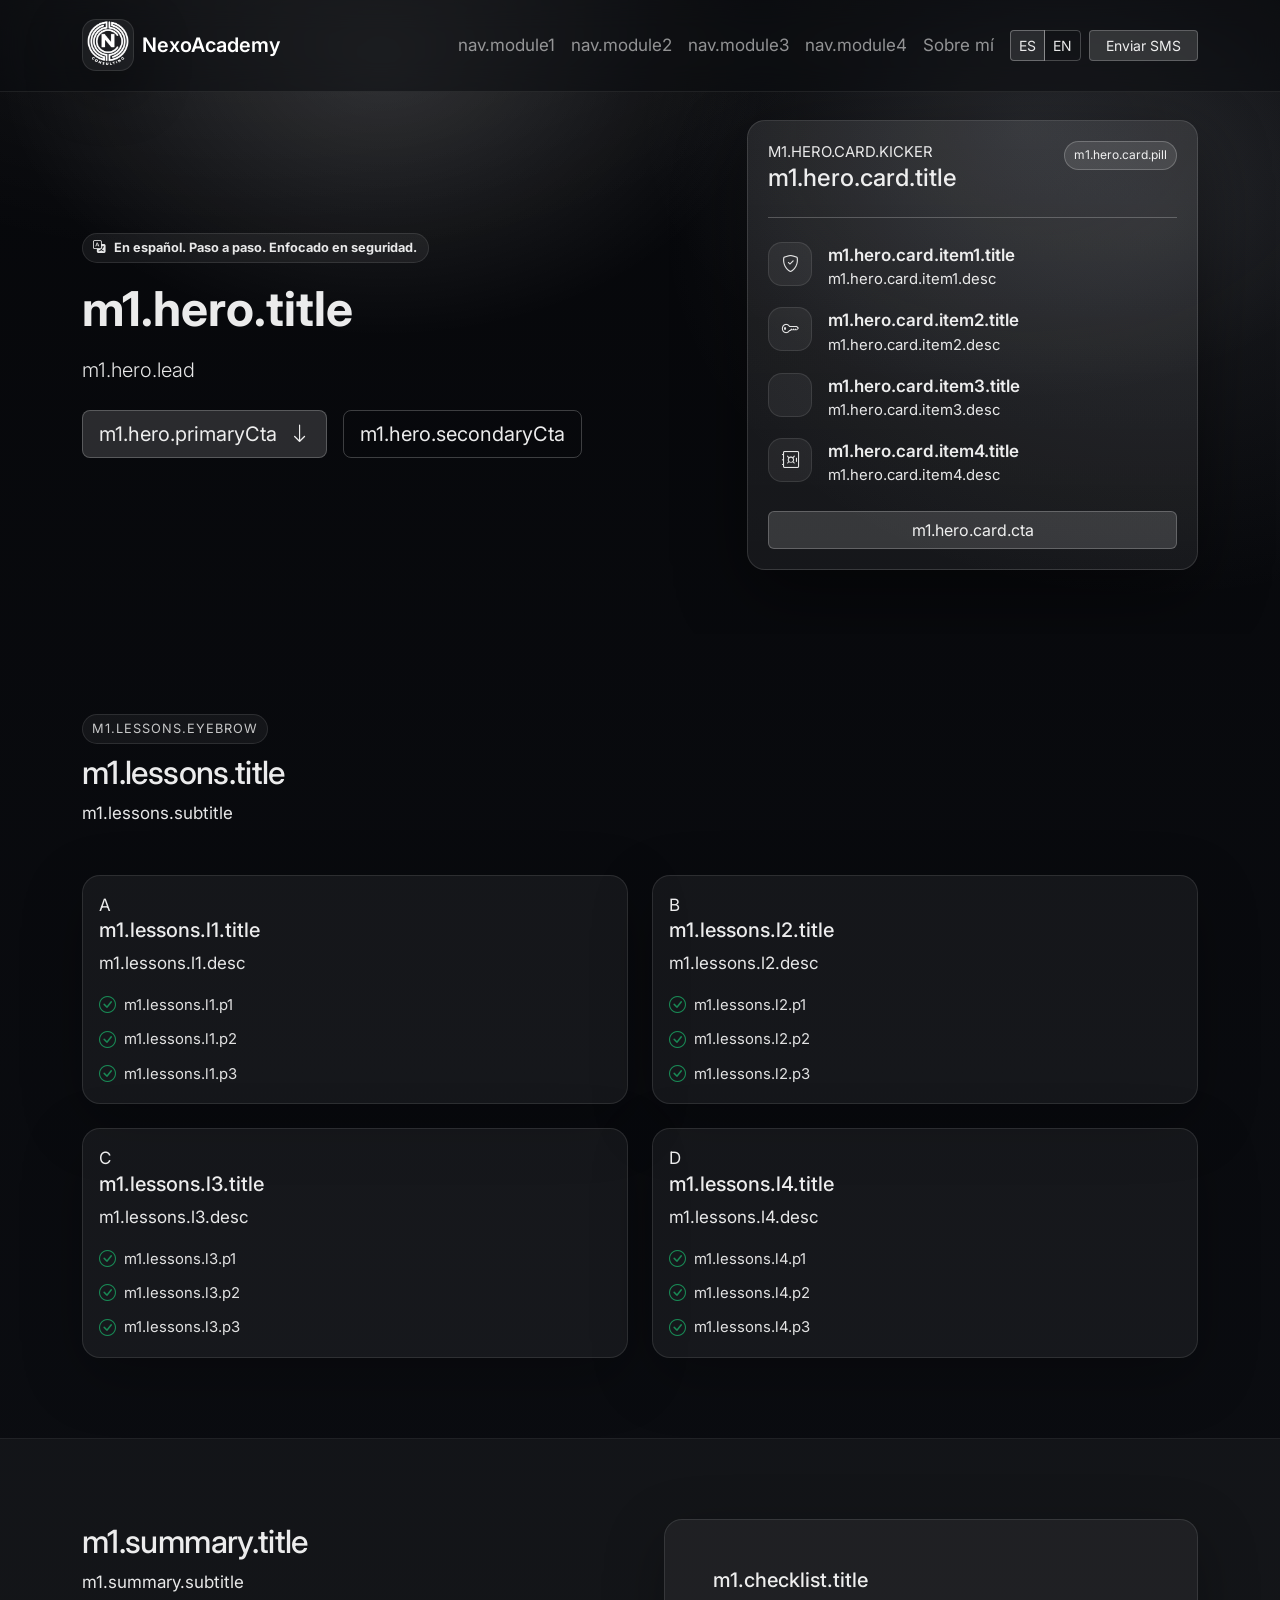
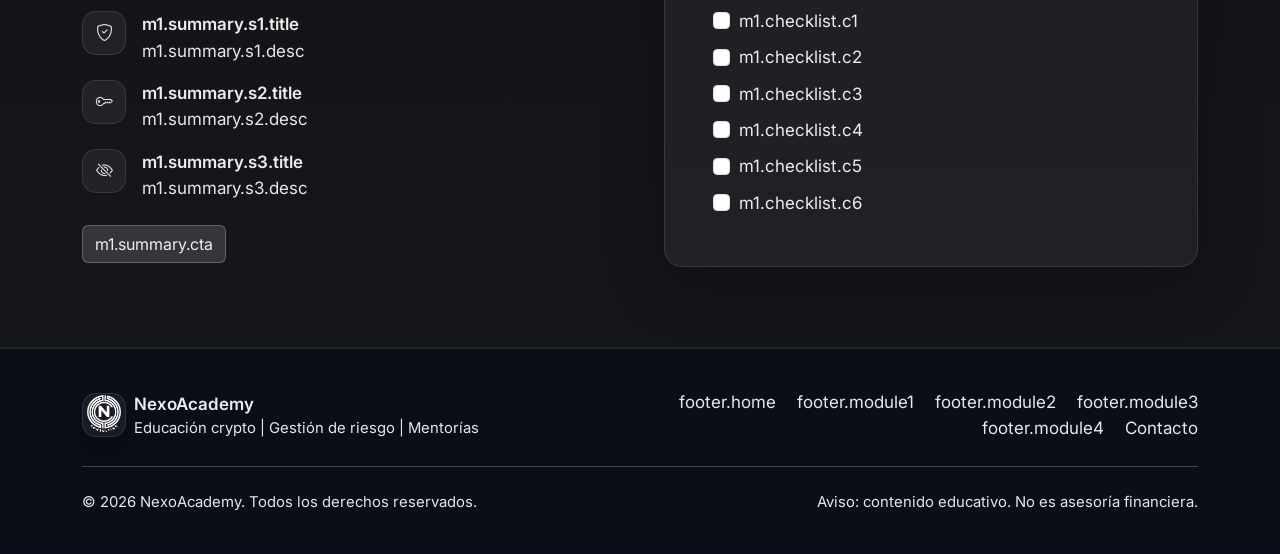
<file: modulo-1.html>
<!doctype html>
<html lang="es">
<head>
  <meta charset="utf-8" />
  <meta name="viewport" content="width=device-width, initial-scale=1" />
  <meta name="description" content="Módulo 1: Protección y Seguridad en Bitcoin. Cómo evitar estafas, configurar 2FA, proteger claves y custodia segura." />
  <title>NexoAcademy | Módulo 1: Protección y Seguridad</title>

  <link rel="preconnect" href="https://fonts.googleapis.com">
  <link rel="preconnect" href="https://fonts.gstatic.com" crossorigin>
  <link href="https://fonts.googleapis.com/css2?family=Inter:wght@400;500;600;700&display=swap" rel="stylesheet">

  <link href="https://cdn.jsdelivr.net/npm/bootstrap@5.3.3/dist/css/bootstrap.min.css" rel="stylesheet" integrity="sha384-QWTKZyjpPEjISv5WaRU9OFeRpok6YctnYmDr5pNlyT2bRjXh0JMhjY6hW+ALEwIH" crossorigin="anonymous">
  <link rel="stylesheet" href="https://cdn.jsdelivr.net/npm/bootstrap-icons@1.11.3/font/bootstrap-icons.min.css">
  <link rel="stylesheet" href="https://cdn.jsdelivr.net/npm/aos@2.3.4/dist/aos.css">

  <link rel="stylesheet" href="assets/css/styles.css" />
</head>
<body>
  <a class="skip-link" href="#contenido">Saltar al contenido</a>

  <nav class="navbar navbar-expand-lg navbar-dark navbar-glass fixed-top" aria-label="Navegación principal">
    <div class="container">
      <a class="navbar-brand d-flex align-items-center gap-2" href="index.html">
        <span class="brand-logo-wrap" aria-hidden="true">
          <img class="brand-logo" src="img/logo.png" alt="NexoAcademy" onerror="this.style.display='none'; this.closest('.brand-logo-wrap').style.display='none'; this.closest('a').querySelector('.brand-mark').style.display='inline-block';" />
        </span>
        <span class="brand-mark" aria-hidden="true" style="display:none"></span>
        <span class="fw-semibold">NexoAcademy</span>
      </a>

      <button class="navbar-toggler" type="button" data-bs-toggle="collapse" data-bs-target="#nav" aria-controls="nav" aria-expanded="false" aria-label="Abrir menú">
        <span class="navbar-toggler-icon"></span>
      </button>

      <div class="collapse navbar-collapse" id="nav">
        <ul class="navbar-nav ms-auto mb-2 mb-lg-0 align-items-lg-center">
          <li class="nav-item"><a class="nav-link" href="modulo-1.html" data-i18n="nav.module1">Módulo 1</a></li>
          <li class="nav-item"><a class="nav-link" href="modulo-2.html" data-i18n="nav.module2">Módulo 2</a></li>
          <li class="nav-item"><a class="nav-link" href="modulo-3.html" data-i18n="nav.module3">Módulo 3</a></li>
          <li class="nav-item"><a class="nav-link" href="modulo-4.html" data-i18n="nav.module4">Módulo 4</a></li>
          <li class="nav-item"><a class="nav-link" href="sobre.html" data-i18n="nav.about">Sobre NexoAcademy</a></li>

          <li class="nav-item ms-lg-2">
            <div class="btn-group lang-toggle" role="group" aria-label="Idioma">
              <button type="button" class="btn btn-outline-light btn-sm" id="langEs" aria-pressed="true">ES</button>
              <button type="button" class="btn btn-outline-light btn-sm" id="langEn" aria-pressed="false">EN</button>
            </div>
          </li>

          <li class="nav-item ms-lg-2">
            <a class="btn btn-primary btn-sm px-3" href="sms:+19045376790">
              <span data-i18n="nav.cta">Enviar SMS</span>
            </a>
          </li>
        </ul>
      </div>
    </div>
  </nav>

  <header id="top" class="hero">
    <div class="hero-bg" aria-hidden="true"></div>
    <div class="container position-relative">
      <div class="row align-items-center g-4">
        <div class="col-lg-7" id="contenido">
          <div class="badge badge-soft mb-3" data-aos="fade-up" data-aos-delay="50">
            <i class="bi bi-translate me-2"></i>
            <span data-i18n="hero.badge">En español. Paso a paso. Enfocado en seguridad.</span>
          </div>
          <h1 class="display-5 fw-bold lh-sm" data-aos="fade-up" data-aos-delay="120">
            <span data-i18n="m1.hero.title">Protección y Seguridad</span>
          </h1>
          <p class="lead text-body-secondary mt-3" data-aos="fade-up" data-aos-delay="180">
            <span data-i18n="m1.hero.lead">
              La mayoría pierde dinero por errores básicos. En este módulo aprendes a evitar estafas, configurar 2FA, proteger tus claves y decidir cuándo usar custodia propia.
            </span>
          </p>

          <div class="d-flex flex-column flex-sm-row gap-3 mt-4" data-aos="fade-up" data-aos-delay="240">
            <a class="btn btn-primary btn-lg" href="#contenido">
              <span data-i18n="m1.hero.primaryCta">Empezar ahora</span>
              <i class="bi bi-arrow-down ms-2"></i>
            </a>
            <a class="btn btn-outline-light btn-lg" href="modulo-2.html"><span data-i18n="m1.hero.secondaryCta">Siguiente módulo</span></a>
          </div>
        </div>

        <div class="col-lg-5">
          <div class="hero-card" data-aos="zoom-in" data-aos-delay="160">
            <div class="d-flex align-items-start justify-content-between">
              <div>
                <div class="text-uppercase small text-body-secondary" data-i18n="m1.hero.card.kicker">Módulo 1</div>
                <div class="h4 mb-0" data-i18n="m1.hero.card.title">Seguridad primero</div>
              </div>
              <span class="pill" data-i18n="m1.hero.card.pill">Clave</span>
            </div>

            <hr class="my-4" />

            <div class="vstack gap-3">
              <div class="d-flex gap-3">
                <div class="icon-circle"><i class="bi bi-shield-check"></i></div>
                <div>
                  <div class="fw-semibold" data-i18n="m1.hero.card.item1.title">Evita estafas</div>
                  <div class="small text-body-secondary" data-i18n="m1.hero.card.item1.desc">Enlaces falsos, soporte por DM y señales.</div>
                </div>
              </div>
              <div class="d-flex gap-3">
                <div class="icon-circle"><i class="bi bi-key"></i></div>
                <div>
                  <div class="fw-semibold" data-i18n="m1.hero.card.item2.title">Protege tus claves</div>
                  <div class="small text-body-secondary" data-i18n="m1.hero.card.item2.desc">Contraseñas, frases semilla y respaldos.</div>
                </div>
              </div>
              <div class="d-flex gap-3">
                <div class="icon-circle"><i class="bi bi-phone-lock"></i></div>
                <div>
                  <div class="fw-semibold" data-i18n="m1.hero.card.item3.title">2FA siempre</div>
                  <div class="small text-body-secondary" data-i18n="m1.hero.card.item3.desc">Apps vs SMS y cómo configurarlo bien.</div>
                </div>
              </div>
              <div class="d-flex gap-3">
                <div class="icon-circle"><i class="bi bi-safe"></i></div>
                <div>
                  <div class="fw-semibold" data-i18n="m1.hero.card.item4.title">Custodia segura</div>
                  <div class="small text-body-secondary" data-i18n="m1.hero.card.item4.desc">Cuándo usar exchange vs cold wallet.</div>
                </div>
              </div>
            </div>

            <div class="d-grid mt-4">
              <a class="btn btn-primary" href="#contenido"><span data-i18n="m1.hero.card.cta">Ver lecciones</span></a>
            </div>
          </div>
        </div>
      </div>
    </div>
  </header>

  <main>
    <section id="lecciones" class="section">
      <div class="container">
        <div class="row align-items-end g-4">
          <div class="col-lg-8" data-aos="fade-up">
            <div class="eyebrow" data-i18n="m1.lessons.eyebrow">Lecciones</div>
            <h2 class="section-title" data-i18n="m1.lessons.title">Aprende a protegerte</h2>
            <p class="section-subtitle" data-i18n="m1.lessons.subtitle">
              Cada lección se enfoca en un riesgo real y te da pasos concretos para evitarlo.
            </p>
          </div>
        </div>

        <div class="row g-4 mt-2">
          <div class="col-lg-6" data-aos="fade-up" data-aos-delay="60">
            <div class="card card-neo h-100 module-card">
              <div class="card-body">
                <div class="lesson-number">A</div>
                <h3 class="h5 mb-2" data-i18n="m1.lessons.l1.title">Estafas comunes</h3>
                <p class="text-body-secondary mb-3" data-i18n="m1.lessons.l1.desc">Enlaces falsos, soporte por DM, señales y cómo identificarlas.</p>
                <div class="vstack gap-2">
                  <div class="d-flex align-items-center gap-2">
                    <i class="bi bi-check-circle text-success"></i>
                    <span class="small" data-i18n="m1.lessons.l1.p1">Verificar URLs oficiales</span>
                  </div>
                  <div class="d-flex align-items-center gap-2">
                    <i class="bi bi-check-circle text-success"></i>
                    <span class="small" data-i18n="m1.lessons.l1.p2">Nunca compartir claves</span>
                  </div>
                  <div class="d-flex align-items-center gap-2">
                    <i class="bi bi-check-circle text-success"></i>
                    <span class="small" data-i18n="m1.lessons.l1.p3">Desconfiar de ofertas urgentes</span>
                  </div>
                </div>
              </div>
            </div>
          </div>
          <div class="col-lg-6" data-aos="fade-up" data-aos-delay="120">
            <div class="card card-neo h-100 module-card">
              <div class="card-body">
                <div class="lesson-number">B</div>
                <h3 class="h5 mb-2" data-i18n="m1.lessons.l2.title">2FA (Autenticación en dos pasos)</h3>
                <p class="text-body-secondary mb-3" data-i18n="m1.lessons.l2.desc">Por qué es clave, apps recomendadas y cómo configurarlo bien.</p>
                <div class="vstack gap-2">
                  <div class="d-flex align-items-center gap-2">
                    <i class="bi bi-check-circle text-success"></i>
                    <span class="small" data-i18n="m1.lessons.l2.p1">Usar apps (Google/Microsoft)</span>
                  </div>
                  <div class="d-flex align-items-center gap-2">
                    <i class="bi bi-check-circle text-success"></i>
                    <span class="small" data-i18n="m1.lessons.l2.p2">Evitar SMS si es posible</span>
                  </div>
                  <div class="d-flex align-items-center gap-2">
                    <i class="bi bi-check-circle text-success"></i>
                    <span class="small" data-i18n="m1.lessons.l2.p3">Guardar códigos de recuperación</span>
                  </div>
                </div>
              </div>
            </div>
          </div>
          <div class="col-lg-6" data-aos="fade-up" data-aos-delay="180">
            <div class="card card-neo h-100 module-card">
              <div class="card-body">
                <div class="lesson-number">C</div>
                <h3 class="h5 mb-2" data-i18n="m1.lessons.l3.title">Proteger tus claves</h3>
                <p class="text-body-secondary mb-3" data-i18n="m1.lessons.l3.desc">Contraseñas fuertes, frases semilla y respaldos físicos.</p>
                <div class="vstack gap-2">
                  <div class="d-flex align-items-center gap-2">
                    <i class="bi bi-check-circle text-success"></i>
                    <span class="small" data-i18n="m1.lessons.l3.p1">Contraseñas únicas por servicio</span>
                  </div>
                  <div class="d-flex align-items-center gap-2">
                    <i class="bi bi-check-circle text-success"></i>
                    <span class="small" data-i18n="m1.lessons.l3.p2">Escribir frase semilla en papel</span>
                  </div>
                  <div class="d-flex align-items-center gap-2">
                    <i class="bi bi-check-circle text-success"></i>
                    <span class="small" data-i18n="m1.lessons.l3.p3">Nunca guardar en fotos/nube</span>
                  </div>
                </div>
              </div>
            </div>
          </div>
          <div class="col-lg-6" data-aos="fade-up" data-aos-delay="240">
            <div class="card card-neo h-100 module-card">
              <div class="card-body">
                <div class="lesson-number">D</div>
                <h3 class="h5 mb-2" data-i18n="m1.lessons.l4.title">Custodia: Exchange vs Cold Wallet</h3>
                <p class="text-body-secondary mb-3" data-i18n="m1.lessons.l4.desc">Cuándo conviene cada opción y cómo empezar con cold wallet.</p>
                <div class="vstack gap-2">
                  <div class="d-flex align-items-center gap-2">
                    <i class="bi bi-check-circle text-success"></i>
                    <span class="small" data-i18n="m1.lessons.l4.p1">Exchange para montos pequeños</span>
                  </div>
                  <div class="d-flex align-items-center gap-2">
                    <i class="bi bi-check-circle text-success"></i>
                    <span class="small" data-i18n="m1.lessons.l4.p2">Cold wallet para ahorro a largo plazo</span>
                  </div>
                  <div class="d-flex align-items-center gap-2">
                    <i class="bi bi-check-circle text-success"></i>
                    <span class="small" data-i18n="m1.lessons.l4.p3">Mantener siempre el respaldo</span>
                  </div>
                </div>
              </div>
            </div>
          </div>
        </div>
      </div>
    </section>

    <section id="resumen" class="section section-alt">
      <div class="container">
        <div class="row g-5 align-items-center">
          <div class="col-lg-6" data-aos="fade-up">
            <h2 class="section-title" data-i18n="m1.summary.title">En resumen</h2>
            <p class="section-subtitle" data-i18n="m1.summary.subtitle">
              La seguridad no es opcional, es la base. Si proteges bien tu dinero, puedes operar con calma.
            </p>
            <div class="vstack gap-3">
              <div class="d-flex gap-3">
                <div class="icon-circle"><i class="bi bi-shield-check"></i></div>
                <div>
                  <div class="fw-semibold" data-i18n="m1.summary.s1.title">Activa 2FA en todo</div>
                  <div class="text-body-secondary" data-i18n="m1.summary.s1.desc">Exchange, email, wallet y cualquier servicio con acceso.</div>
                </div>
              </div>
              <div class="d-flex gap-3">
                <div class="icon-circle"><i class="bi bi-key"></i></div>
                <div>
                  <div class="fw-semibold" data-i18n="m1.summary.s2.title">Tus claves, tu responsabilidad</div>
                  <div class="text-body-secondary" data-i18n="m1.summary.s2.desc">Nunca compartas tu frase semilla ni claves privadas.</div>
                </div>
              </div>
              <div class="d-flex gap-3">
                <div class="icon-circle"><i class="bi bi-eye-slash"></i></div>
                <div>
                  <div class="fw-semibold" data-i18n="m1.summary.s3.title">Desconfía de lo fácil</div>
                  <div class="text-body-secondary" data-i18n="m1.summary.s3.desc">Las ganancias rápidas y los soportes por DM casi siempre son estafas.</div>
                </div>
              </div>
            </div>
            <div class="mt-4">
              <a class="btn btn-primary" href="modulo-2.html"><span data-i18n="m1.summary.cta">Siguiente módulo: Primera Compra</span></a>
            </div>
          </div>
          <div class="col-lg-6" data-aos="fade-up" data-aos-delay="80">
            <div class="card card-neo">
              <div class="card-body p-4 p-md-5">
                <h3 class="h5 mb-3" data-i18n="m1.checklist.title">Checklist de seguridad</h3>
                <div class="vstack gap-2">
                  <div class="form-check">
                    <input class="form-check-input" type="checkbox" id="check1">
                    <label class="form-check-label" for="check1" data-i18n="m1.checklist.c1">2FA activado en exchange</label>
                  </div>
                  <div class="form-check">
                    <input class="form-check-input" type="checkbox" id="check2">
                    <label class="form-check-label" for="check2" data-i18n="m1.checklist.c2">Frase semilla escrita en papel</label>
                  </div>
                  <div class="form-check">
                    <input class="form-check-input" type="checkbox" id="check3">
                    <label class="form-check-label" for="check3" data-i18n="m1.checklist.c3">Contraseñas únicas y fuertes</label>
                  </div>
                  <div class="form-check">
                    <input class="form-check-input" type="checkbox" id="check4">
                    <label class="form-check-label" for="check4" data-i18n="m1.checklist.c4">Códigos de 2FA guardados</label>
                  </div>
                  <div class="form-check">
                    <input class="form-check-input" type="checkbox" id="check5">
                    <label class="form-check-label" for="check5" data-i18n="m1.checklist.c5">Sé identificar estafas</label>
                  </div>
                  <div class="form-check">
                    <input class="form-check-input" type="checkbox" id="check6">
                    <label class="form-check-label" for="check6" data-i18n="m1.checklist.c6">Decidí dónde guardar mi Bitcoin</label>
                  </div>
                </div>
              </div>
            </div>
          </div>
        </div>
      </div>
    </section>
  </main>

  <footer class="footer">
    <div class="container">
      <div class="row g-4 align-items-center">
        <div class="col-md-6">
          <div class="d-flex align-items-center gap-2">
            <span class="brand-logo-wrap" aria-hidden="true">
              <img class="brand-logo" src="img/logo.png" alt="NexoAcademy" onerror="this.style.display='none'; this.closest('.brand-logo-wrap').style.display='none'; this.closest('.d-flex').querySelector('.brand-mark').style.display='inline-block';" />
            </span>
            <span class="brand-mark" aria-hidden="true" style="display:none"></span>
            <div>
              <div class="fw-semibold">NexoAcademy</div>
              <div class="small text-body-secondary">Educación crypto | Gestión de riesgo | Mentorías</div>
            </div>
          </div>
        </div>
        <div class="col-md-6 text-md-end">
          <a class="footer-link" href="index.html" data-i18n="footer.home">Inicio</a>
          <a class="footer-link" href="modulo-1.html" data-i18n="footer.module1">Seguridad</a>
          <a class="footer-link" href="modulo-2.html" data-i18n="footer.module2">Compra</a>
          <a class="footer-link" href="modulo-3.html" data-i18n="footer.module3">Plan</a>
          <a class="footer-link" href="modulo-4.html" data-i18n="footer.module4">Herramientas</a>
          <a class="footer-link" href="sms:+19045376790" data-i18n="footer.contact">SMS</a>
        </div>
      </div>

      <hr class="my-4" />

      <div class="d-flex flex-column flex-md-row justify-content-between gap-2">
        <div class="small text-body-secondary">© <span id="year"></span> <span data-i18n="footer.rights">NexoAcademy. Todos los derechos reservados.</span></div>
        <div class="small text-body-secondary" data-i18n="footer.notice">Aviso: contenido educativo. No es asesoría financiera.</div>
      </div>
    </div>
  </footer>

  <script src="https://cdn.jsdelivr.net/npm/bootstrap@5.3.3/dist/js/bootstrap.bundle.min.js" integrity="sha384-YvpcrYf0tY3lHB60NNkmXc5s9fDVZLESaAA55NDzOxhy9GkcIdslK1eN7N6jIeHz" crossorigin="anonymous"></script>
  <script src="https://cdn.jsdelivr.net/npm/aos@2.3.4/dist/aos.js"></script>
  <script src="assets/js/main.js"></script>
</body>
</html>
</file>
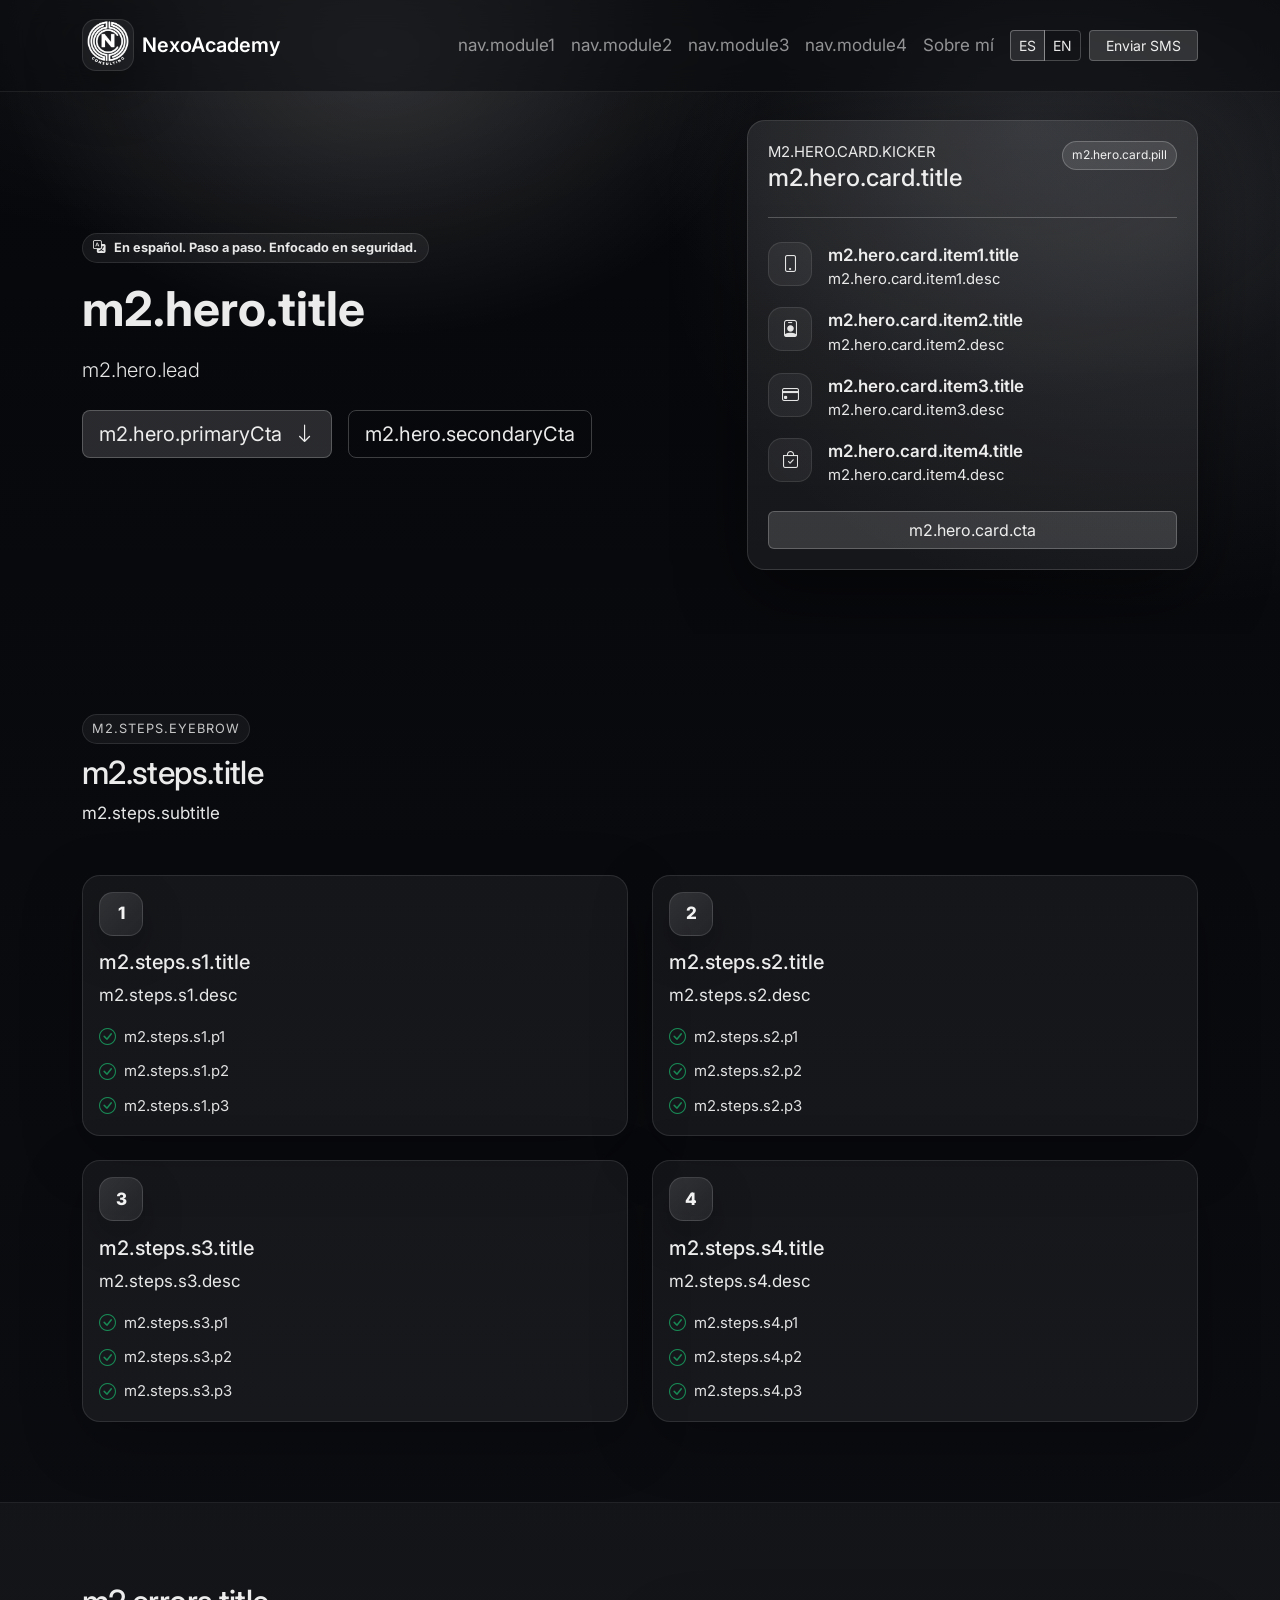
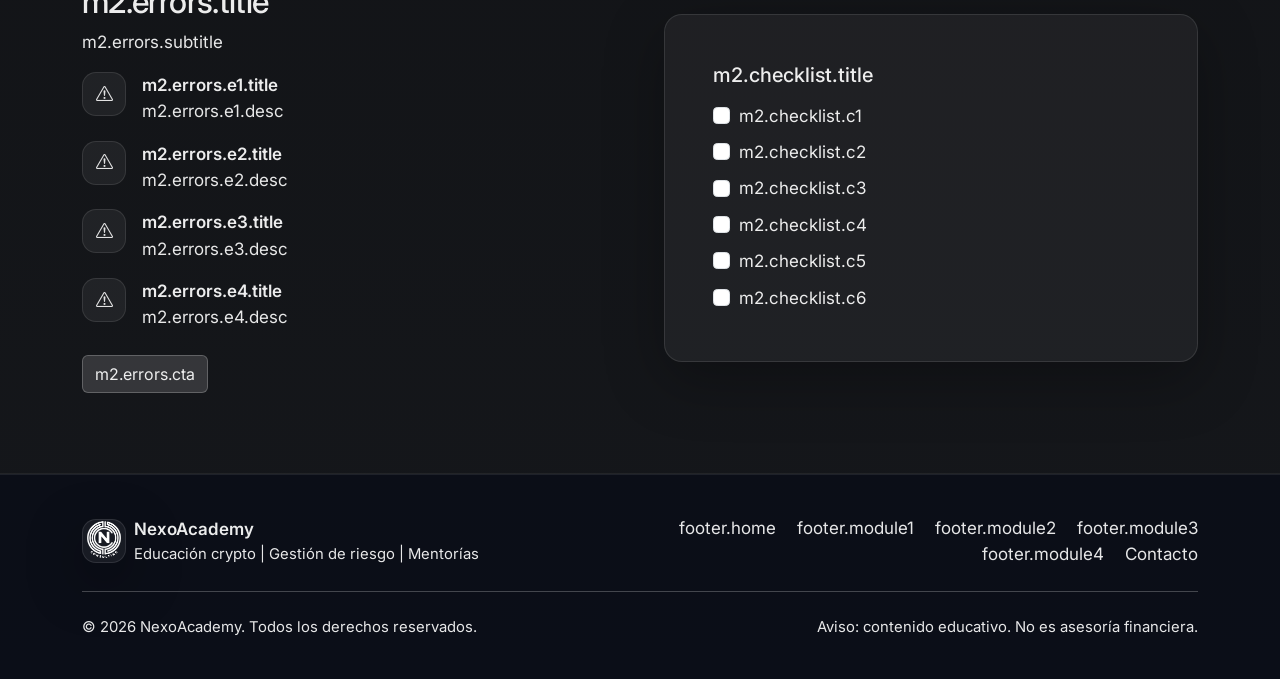
<file: modulo-2.html>
<!doctype html>
<html lang="es">
<head>
  <meta charset="utf-8" />
  <meta name="viewport" content="width=device-width, initial-scale=1" />
  <meta name="description" content="Módulo 2: Primera Compra Segura de Bitcoin. Apps confiables, proceso KYC, métodos de pago y errores comunes." />
  <title>NexoAcademy | Módulo 2: Primera Compra Segura</title>

  <link rel="preconnect" href="https://fonts.googleapis.com">
  <link rel="preconnect" href="https://fonts.gstatic.com" crossorigin>
  <link href="https://fonts.googleapis.com/css2?family=Inter:wght@400;500;600;700&display=swap" rel="stylesheet">

  <link href="https://cdn.jsdelivr.net/npm/bootstrap@5.3.3/dist/css/bootstrap.min.css" rel="stylesheet" integrity="sha384-QWTKZyjpPEjISv5WaRU9OFeRpok6YctnYmDr5pNlyT2bRjXh0JMhjY6hW+ALEwIH" crossorigin="anonymous">
  <link rel="stylesheet" href="https://cdn.jsdelivr.net/npm/bootstrap-icons@1.11.3/font/bootstrap-icons.min.css">
  <link rel="stylesheet" href="https://cdn.jsdelivr.net/npm/aos@2.3.4/dist/aos.css">

  <link rel="stylesheet" href="assets/css/styles.css" />
</head>
<body>
  <a class="skip-link" href="#contenido">Saltar al contenido</a>

  <nav class="navbar navbar-expand-lg navbar-dark navbar-glass fixed-top" aria-label="Navegación principal">
    <div class="container">
      <a class="navbar-brand d-flex align-items-center gap-2" href="index.html">
        <span class="brand-logo-wrap" aria-hidden="true">
          <img class="brand-logo" src="img/logo.png" alt="NexoAcademy" onerror="this.style.display='none'; this.closest('.brand-logo-wrap').style.display='none'; this.closest('a').querySelector('.brand-mark').style.display='inline-block';" />
        </span>
        <span class="brand-mark" aria-hidden="true" style="display:none"></span>
        <span class="fw-semibold">NexoAcademy</span>
      </a>

      <button class="navbar-toggler" type="button" data-bs-toggle="collapse" data-bs-target="#nav" aria-controls="nav" aria-expanded="false" aria-label="Abrir menú">
        <span class="navbar-toggler-icon"></span>
      </button>

      <div class="collapse navbar-collapse" id="nav">
        <ul class="navbar-nav ms-auto mb-2 mb-lg-0 align-items-lg-center">
          <li class="nav-item"><a class="nav-link" href="modulo-1.html" data-i18n="nav.module1">Módulo 1</a></li>
          <li class="nav-item"><a class="nav-link" href="modulo-2.html" data-i18n="nav.module2">Módulo 2</a></li>
          <li class="nav-item"><a class="nav-link" href="modulo-3.html" data-i18n="nav.module3">Módulo 3</a></li>
          <li class="nav-item"><a class="nav-link" href="modulo-4.html" data-i18n="nav.module4">Módulo 4</a></li>
          <li class="nav-item"><a class="nav-link" href="sobre.html" data-i18n="nav.about">Sobre NexoAcademy</a></li>

          <li class="nav-item ms-lg-2">
            <div class="btn-group lang-toggle" role="group" aria-label="Idioma">
              <button type="button" class="btn btn-outline-light btn-sm" id="langEs" aria-pressed="true">ES</button>
              <button type="button" class="btn btn-outline-light btn-sm" id="langEn" aria-pressed="false">EN</button>
            </div>
          </li>

          <li class="nav-item ms-lg-2">
            <a class="btn btn-primary btn-sm px-3" href="sms:+19045376790">
              <span data-i18n="nav.cta">Enviar SMS</span>
            </a>
          </li>
        </ul>
      </div>
    </div>
  </nav>

  <header id="top" class="hero">
    <div class="hero-bg" aria-hidden="true"></div>
    <div class="container position-relative">
      <div class="row align-items-center g-4">
        <div class="col-lg-7" id="contenido">
          <div class="badge badge-soft mb-3" data-aos="fade-up" data-aos-delay="50">
            <i class="bi bi-translate me-2"></i>
            <span data-i18n="hero.badge">En español. Paso a paso. Enfocado en seguridad.</span>
          </div>
          <h1 class="display-5 fw-bold lh-sm" data-aos="fade-up" data-aos-delay="120">
            <span data-i18n="m2.hero.title">Primera Compra Segura</span>
          </h1>
          <p class="lead text-body-secondary mt-3" data-aos="fade-up" data-aos-delay="180">
            <span data-i18n="m2.hero.lead">
              Comprar Bitcoin por primera vez puede ser confuso. En este módulo te guío paso a paso: elegir una app confiable, pasar KYC, conectar tu pago y hacer tu primera compra sin errores.
            </span>
          </p>

          <div class="d-flex flex-column flex-sm-row gap-3 mt-4" data-aos="fade-up" data-aos-delay="240">
            <a class="btn btn-primary btn-lg" href="#contenido">
              <span data-i18n="m2.hero.primaryCta">Comprar ahora</span>
              <i class="bi bi-arrow-down ms-2"></i>
            </a>
            <a class="btn btn-outline-light btn-lg" href="modulo-3.html"><span data-i18n="m2.hero.secondaryCta">Siguiente módulo</span></a>
          </div>
        </div>

        <div class="col-lg-5">
          <div class="hero-card" data-aos="zoom-in" data-aos-delay="160">
            <div class="d-flex align-items-start justify-content-between">
              <div>
                <div class="text-uppercase small text-body-secondary" data-i18n="m2.hero.card.kicker">Módulo 2</div>
                <div class="h4 mb-0" data-i18n="m2.hero.card.title">Compra sin miedo</div>
              </div>
              <span class="pill" data-i18n="m2.hero.card.pill">Práctico</span>
            </div>

            <hr class="my-4" />

            <div class="vstack gap-3">
              <div class="d-flex gap-3">
                <div class="icon-circle"><i class="bi bi-phone"></i></div>
                <div>
                  <div class="fw-semibold" data-i18n="m2.hero.card.item1.title">Elige una app</div>
                  <div class="small text-body-secondary" data-i18n="m2.hero.card.item1.desc">Reputación, comisiones y soporte.</div>
                </div>
              </div>
              <div class="d-flex gap-3">
                <div class="icon-circle"><i class="bi bi-person-badge"></i></div>
                <div>
                  <div class="fw-semibold" data-i18n="m2.hero.card.item2.title">Verificación (KYC)</div>
                  <div class="small text-body-secondary" data-i18n="m2.hero.card.item2.desc">Documentos y aprobación.</div>
                </div>
              </div>
              <div class="d-flex gap-3">
                <div class="icon-circle"><i class="bi bi-credit-card"></i></div>
                <div>
                  <div class="fw-semibold" data-i18n="m2.hero.card.item3.title">Conecta tu pago</div>
                  <div class="small text-body-secondary" data-i18n="m2.hero.card.item3.desc">Banco vs tarjeta y tiempos.</div>
                </div>
              </div>
              <div class="d-flex gap-3">
                <div class="icon-circle"><i class="bi bi-bag-check"></i></div>
                <div>
                  <div class="fw-semibold" data-i18n="m2.hero.card.item4.title">Primera compra</div>
                  <div class="small text-body-secondary" data-i18n="m2.hero.card.item4.desc">Monto pequeño y confirmación.</div>
                </div>
              </div>
            </div>

            <div class="d-grid mt-4">
              <a class="btn btn-primary" href="#contenido"><span data-i18n="m2.hero.card.cta">Ver pasos</span></a>
            </div>
          </div>
        </div>
      </div>
    </div>
  </header>

  <main>
    <section id="pasos" class="section">
      <div class="container">
        <div class="row align-items-end g-4">
          <div class="col-lg-8" data-aos="fade-up">
            <div class="eyebrow" data-i18n="m2.steps.eyebrow">Pasos</div>
            <h2 class="section-title" data-i18n="m2.steps.title">Cómo comprar tu primer Bitcoin</h2>
            <p class="section-subtitle" data-i18n="m2.steps.subtitle">
              Sigue estos pasos en orden. No te saltes el KYC ni la revisión de comisiones.
            </p>
          </div>
        </div>

        <div class="row g-4 mt-2">
          <div class="col-lg-6" data-aos="fade-up" data-aos-delay="60">
            <div class="card card-neo h-100 module-card">
              <div class="card-body">
                <div class="step-number">1</div>
                <h3 class="h5 mb-2" data-i18n="m2.steps.s1.title">Elige una app confiable</h3>
                <p class="text-body-secondary mb-3" data-i18n="m2.steps.s1.desc">No todas las apps son iguales. Revisa reputación, comisiones claras y soporte en español.</p>
                <div class="vstack gap-2">
                  <div class="d-flex align-items-center gap-2">
                    <i class="bi bi-check-circle text-success"></i>
                    <span class="small" data-i18n="m2.steps.s1.p1">Coinbase, Binance, Kraken</span>
                  </div>
                  <div class="d-flex align-items-center gap-2">
                    <i class="bi bi-check-circle text-success"></i>
                    <span class="small" data-i18n="m2.steps.s1.p2">Evita apps desconocidas</span>
                  </div>
                  <div class="d-flex align-items-center gap-2">
                    <i class="bi bi-check-circle text-success"></i>
                    <span class="small" data-i18n="m2.steps.s1.p3">Lee opiniones reales</span>
                  </div>
                </div>
              </div>
            </div>
          </div>
          <div class="col-lg-6" data-aos="fade-up" data-aos-delay="120">
            <div class="card card-neo h-100 module-card">
              <div class="card-body">
                <div class="step-number">2</div>
                <h3 class="h5 mb-2" data-i18n="m2.steps.s2.title">Verificación (KYC)</h3>
                <p class="text-body-secondary mb-3" data-i18n="m2.steps.s2.desc">Todas las apps reguladas te pedirán documentos. Prepáralos antes para evitar demoras.</p>
                <div class="vstack gap-2">
                  <div class="d-flex align-items-center gap-2">
                    <i class="bi bi-check-circle text-success"></i>
                    <span class="small" data-i18n="m2.steps.s2.p1">DNI o pasaporte válido</span>
                  </div>
                  <div class="d-flex align-items-center gap-2">
                    <i class="bi bi-check-circle text-success"></i>
                    <span class="small" data-i18n="m2.steps.s2.p2">Selfie con documento</span>
                  </div>
                  <div class="d-flex align-items-center gap-2">
                    <i class="bi bi-check-circle text-success"></i>
                    <span class="small" data-i18n="m2.steps.s2.p3">Comprobante de domicilio</span>
                  </div>
                </div>
              </div>
            </div>
          </div>
          <div class="col-lg-6" data-aos="fade-up" data-aos-delay="180">
            <div class="card card-neo h-100 module-card">
              <div class="card-body">
                <div class="step-number">3</div>
                <h3 class="h5 mb-2" data-i18n="m2.steps.s3.title">Conecta tu método de pago</h3>
                <p class="text-body-secondary mb-3" data-i18n="m2.steps.s3.desc">Transferencia bancaria suele ser más barata que tarjeta. Revisa tiempos y comisiones.</p>
                <div class="vstack gap-2">
                  <div class="d-flex align-items-center gap-2">
                    <i class="bi bi-check-circle text-success"></i>
                    <span class="small" data-i18n="m2.steps.s3.p1">Cuenta bancaria USA</span>
                  </div>
                  <div class="d-flex align-items-center gap-2">
                    <i class="bi bi-check-circle text-success"></i>
                    <span class="small" data-i18n="m2.steps.s3.p2">Tarjeta (más rápida, más cara)</span>
                  </div>
                  <div class="d-flex align-items-center gap-2">
                    <i class="bi bi-check-circle text-success"></i>
                    <span class="small" data-i18n="m2.steps.s3.p3">Verifica límites</span>
                  </div>
                </div>
              </div>
            </div>
          </div>
          <div class="col-lg-6" data-aos="fade-up" data-aos-delay="240">
            <div class="card card-neo h-100 module-card">
              <div class="card-body">
                <div class="step-number">4</div>
                <h3 class="h5 mb-2" data-i18n="m2.steps.s4.title">Primera compra pequeña</h3>
                <p class="text-body-secondary mb-3" data-i18n="m2.steps.s4.desc">Empieza con $20-$50 para aprender el proceso. Luego aumenta con calma.</p>
                <div class="vstack gap-2">
                  <div class="d-flex align-items-center gap-2">
                    <i class="bi bi-check-circle text-success"></i>
                    <span class="small" data-i18n="m2.steps.s4.p1">Compra mínima permitida</span>
                  </div>
                  <div class="d-flex align-items-center gap-2">
                    <i class="bi bi-check-circle text-success"></i>
                    <span class="small" data-i18n="m2.steps.s4.p2">Confirma la transacción</span>
                  </div>
                  <div class="d-flex align-items-center gap-2">
                    <i class="bi bi-check-circle text-success"></i>
                    <span class="small" data-i18n="m2.steps.s4.p3">Revisa saldo y comisión</span>
                  </div>
                </div>
              </div>
            </div>
          </div>
        </div>
      </div>
    </section>

    <section id="errores" class="section section-alt">
      <div class="container">
        <div class="row g-5 align-items-center">
          <div class="col-lg-6" data-aos="fade-up">
            <h2 class="section-title" data-i18n="m2.errors.title">Errores comunes a evitar</h2>
            <p class="section-subtitle" data-i18n="m2.errors.subtitle">
              La mayoría de los problemas ocurren por apuro o no leer bien. Revisa estos puntos antes de comprar.
            </p>
            <div class="vstack gap-3">
              <div class="d-flex gap-3">
                <div class="icon-circle"><i class="bi bi-exclamation-triangle"></i></div>
                <div>
                  <div class="fw-semibold" data-i18n="m2.errors.e1.title">No revisar comisiones</div>
                  <div class="text-body-secondary" data-i18n="m2.errors.e1.desc">Pueden variar mucho entre método de pago y exchange.</div>
                </div>
              </div>
              <div class="d-flex gap-3">
                <div class="icon-circle"><i class="bi bi-exclamation-triangle"></i></div>
                <div>
                  <div class="fw-semibold" data-i18n="m2.errors.e2.title">Comprar con tarjeta sin verificar límites</div>
                  <div class="text-body-secondary" data-i18n="m2.errors.e2.desc">Algunos bancos bloquean transacciones crypto.</div>
                </div>
              </div>
              <div class="d-flex gap-3">
                <div class="icon-circle"><i class="bi bi-exclamation-triangle"></i></div>
                <div>
                  <div class="fw-semibold" data-i18n="m2.errors.e3.title">No guardar recibos</div>
                  <div class="text-body-secondary" data-i18n="m2.errors.e3.desc">Guarda confirmaciones y datos de la transacción.</div>
                </div>
              </div>
              <div class="d-flex gap-3">
                <div class="icon-circle"><i class="bi bi-exclamation-triangle"></i></div>
                <div>
                  <div class="fw-semibold" data-i18n="m2.errors.e4.title">Comprar por presión</div>
                  <div class="text-body-secondary" data-i18n="m2.errors.e4.desc">Si te dicen que "es ahora", desconfía.</div>
                </div>
              </div>
            </div>
            <div class="mt-4">
              <a class="btn btn-primary" href="modulo-3.html"><span data-i18n="m2.errors.cta">Siguiente módulo: Plan y Estrategia</span></a>
            </div>
          </div>
          <div class="col-lg-6" data-aos="fade-up" data-aos-delay="80">
            <div class="card card-neo">
              <div class="card-body p-4 p-md-5">
                <h3 class="h5 mb-3" data-i18n="m2.checklist.title">Checklist antes de comprar</h3>
                <div class="vstack gap-2">
                  <div class="form-check">
                    <input class="form-check-input" type="checkbox" id="check1">
                    <label class="form-check-label" for="check1" data-i18n="m2.checklist.c1">Elegí una app regulada</label>
                  </div>
                  <div class="form-check">
                    <input class="form-check-input" type="checkbox" id="check2">
                    <label class="form-check-label" for="check2" data-i18n="m2.checklist.c2">Completé KYC correctamente</label>
                  </div>
                  <div class="form-check">
                    <input class="form-check-input" type="checkbox" id="check3">
                    <label class="form-check-label" for="check3" data-i18n="m2.checklist.c3">Conecté mi método de pago</label>
                  </div>
                  <div class="form-check">
                    <input class="form-check-input" type="checkbox" id="check4">
                    <label class="form-check-label" for="check4" data-i18n="m2.checklist.c4">Revisé comisiones y tiempos</label>
                  </div>
                  <div class="form-check">
                    <input class="form-check-input" type="checkbox" id="check5">
                    <label class="form-check-label" for="check5" data-i18n="m2.checklist.c5">Sé mi monto mínimo</label>
                  </div>
                  <div class="form-check">
                    <input class="form-check-input" type="checkbox" id="check6">
                    <label class="form-check-label" for="check6" data-i18n="m2.checklist.c6">Tengo 2FA activado</label>
                  </div>
                </div>
              </div>
            </div>
          </div>
        </div>
      </div>
    </section>
  </main>

  <footer class="footer">
    <div class="container">
      <div class="row g-4 align-items-center">
        <div class="col-md-6">
          <div class="d-flex align-items-center gap-2">
            <span class="brand-logo-wrap" aria-hidden="true">
              <img class="brand-logo" src="img/logo.png" alt="NexoAcademy" onerror="this.style.display='none'; this.closest('.brand-logo-wrap').style.display='none'; this.closest('.d-flex').querySelector('.brand-mark').style.display='inline-block';" />
            </span>
            <span class="brand-mark" aria-hidden="true" style="display:none"></span>
            <div>
              <div class="fw-semibold">NexoAcademy</div>
              <div class="small text-body-secondary">Educación crypto | Gestión de riesgo | Mentorías</div>
            </div>
          </div>
        </div>
        <div class="col-md-6 text-md-end">
          <a class="footer-link" href="index.html" data-i18n="footer.home">Inicio</a>
          <a class="footer-link" href="modulo-1.html" data-i18n="footer.module1">Seguridad</a>
          <a class="footer-link" href="modulo-2.html" data-i18n="footer.module2">Compra</a>
          <a class="footer-link" href="modulo-3.html" data-i18n="footer.module3">Plan</a>
          <a class="footer-link" href="modulo-4.html" data-i18n="footer.module4">Herramientas</a>
          <a class="footer-link" href="sms:+19045376790" data-i18n="footer.contact">SMS</a>
        </div>
      </div>

      <hr class="my-4" />

      <div class="d-flex flex-column flex-md-row justify-content-between gap-2">
        <div class="small text-body-secondary">© <span id="year"></span> <span data-i18n="footer.rights">NexoAcademy. Todos los derechos reservados.</span></div>
        <div class="small text-body-secondary" data-i18n="footer.notice">Aviso: contenido educativo. No es asesoría financiera.</div>
      </div>
    </div>
  </footer>

  <script src="https://cdn.jsdelivr.net/npm/bootstrap@5.3.3/dist/js/bootstrap.bundle.min.js" integrity="sha384-YvpcrYf0tY3lHB60NNkmXc5s9fDVZLESaAA55NDzOxhy9GkcIdslK1eN7N6jIeHz" crossorigin="anonymous"></script>
  <script src="https://cdn.jsdelivr.net/npm/aos@2.3.4/dist/aos.js"></script>
  <script src="assets/js/main.js"></script>
</body>
</html>
</file>
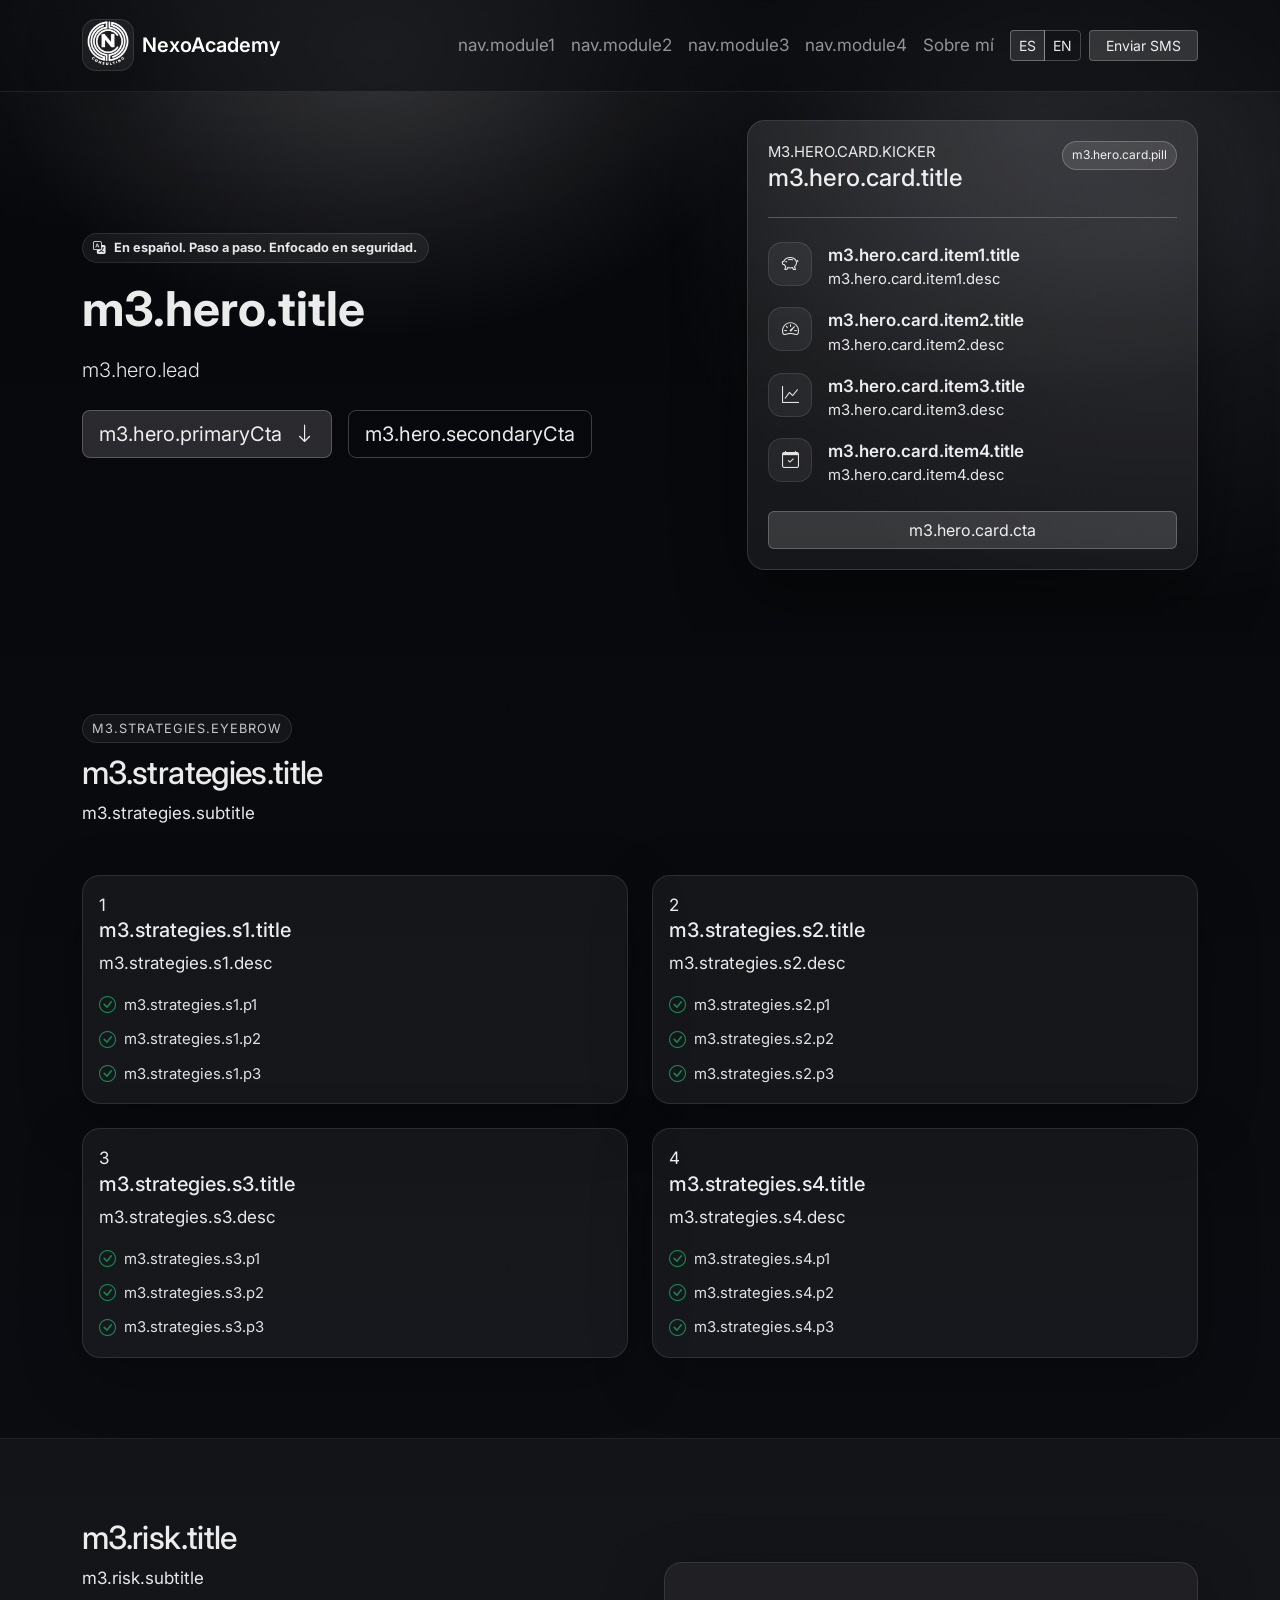
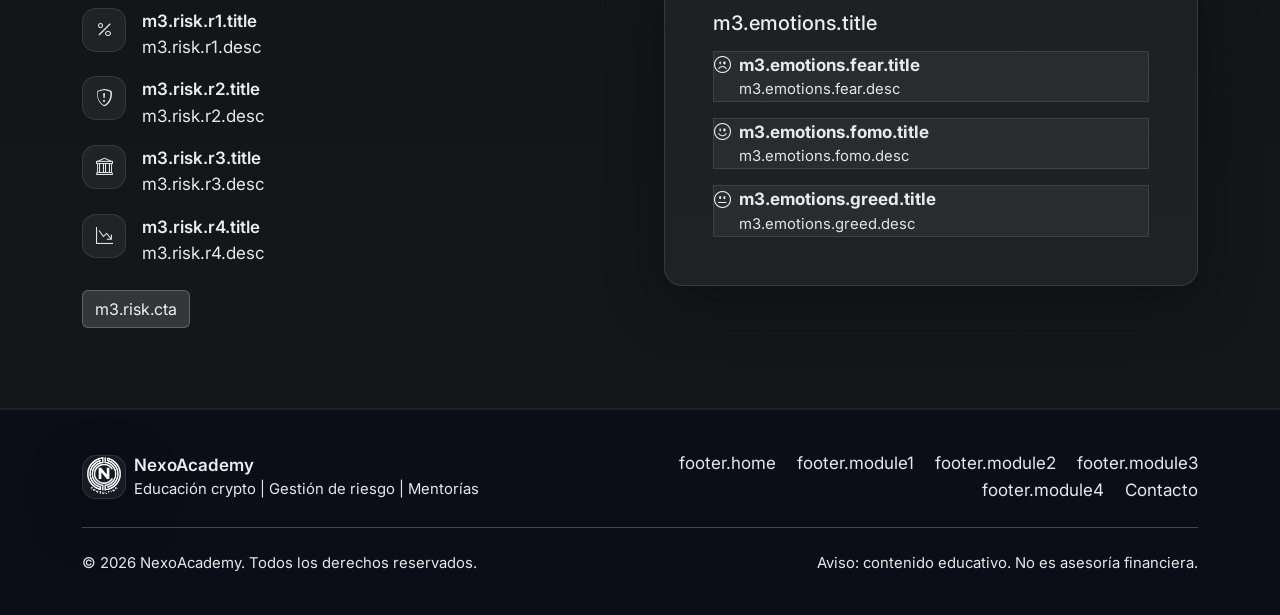
<file: modulo-3.html>
<!doctype html>
<html lang="es">
<head>
  <meta charset="utf-8" />
  <meta name="viewport" content="width=device-width, initial-scale=1" />
  <meta name="description" content="Módulo 3: Plan y Estrategia para Bitcoin. Ahorro, gestión de riesgo, cuándo comprar/vender y decisiones sin pánico." />
  <title>NexoAcademy | Módulo 3: Plan y Estrategia</title>

  <link rel="preconnect" href="https://fonts.googleapis.com">
  <link rel="preconnect" href="https://fonts.gstatic.com" crossorigin>
  <link href="https://fonts.googleapis.com/css2?family=Inter:wght@400;500;600;700&display=swap" rel="stylesheet">

  <link href="https://cdn.jsdelivr.net/npm/bootstrap@5.3.3/dist/css/bootstrap.min.css" rel="stylesheet" integrity="sha384-QWTKZyjpPEjISv5WaRU9OFeRpok6YctnYmDr5pNlyT2bRjXh0JMhjY6hW+ALEwIH" crossorigin="anonymous">
  <link rel="stylesheet" href="https://cdn.jsdelivr.net/npm/bootstrap-icons@1.11.3/font/bootstrap-icons.min.css">
  <link rel="stylesheet" href="https://cdn.jsdelivr.net/npm/aos@2.3.4/dist/aos.css">

  <link rel="stylesheet" href="assets/css/styles.css" />
</head>
<body>
  <a class="skip-link" href="#contenido">Saltar al contenido</a>

  <nav class="navbar navbar-expand-lg navbar-dark navbar-glass fixed-top" aria-label="Navegación principal">
    <div class="container">
      <a class="navbar-brand d-flex align-items-center gap-2" href="index.html">
        <span class="brand-logo-wrap" aria-hidden="true">
          <img class="brand-logo" src="img/logo.png" alt="NexoAcademy" onerror="this.style.display='none'; this.closest('.brand-logo-wrap').style.display='none'; this.closest('a').querySelector('.brand-mark').style.display='inline-block';" />
        </span>
        <span class="brand-mark" aria-hidden="true" style="display:none"></span>
        <span class="fw-semibold">NexoAcademy</span>
      </a>

      <button class="navbar-toggler" type="button" data-bs-toggle="collapse" data-bs-target="#nav" aria-controls="nav" aria-expanded="false" aria-label="Abrir menú">
        <span class="navbar-toggler-icon"></span>
      </button>

      <div class="collapse navbar-collapse" id="nav">
        <ul class="navbar-nav ms-auto mb-2 mb-lg-0 align-items-lg-center">
          <li class="nav-item"><a class="nav-link" href="modulo-1.html" data-i18n="nav.module1">Módulo 1</a></li>
          <li class="nav-item"><a class="nav-link" href="modulo-2.html" data-i18n="nav.module2">Módulo 2</a></li>
          <li class="nav-item"><a class="nav-link" href="modulo-3.html" data-i18n="nav.module3">Módulo 3</a></li>
          <li class="nav-item"><a class="nav-link" href="modulo-4.html" data-i18n="nav.module4">Módulo 4</a></li>
          <li class="nav-item"><a class="nav-link" href="sobre.html" data-i18n="nav.about">Sobre NexoAcademy</a></li>

          <li class="nav-item ms-lg-2">
            <div class="btn-group lang-toggle" role="group" aria-label="Idioma">
              <button type="button" class="btn btn-outline-light btn-sm" id="langEs" aria-pressed="true">ES</button>
              <button type="button" class="btn btn-outline-light btn-sm" id="langEn" aria-pressed="false">EN</button>
            </div>
          </li>

          <li class="nav-item ms-lg-2">
            <a class="btn btn-primary btn-sm px-3" href="sms:+19045376790">
              <span data-i18n="nav.cta">Enviar SMS</span>
            </a>
          </li>
        </ul>
      </div>
    </div>
  </nav>

  <header id="top" class="hero">
    <div class="hero-bg" aria-hidden="true"></div>
    <div class="container position-relative">
      <div class="row align-items-center g-4">
        <div class="col-lg-7" id="contenido">
          <div class="badge badge-soft mb-3" data-aos="fade-up" data-aos-delay="50">
            <i class="bi bi-translate me-2"></i>
            <span data-i18n="hero.badge">En español. Paso a paso. Enfocado en seguridad.</span>
          </div>
          <h1 class="display-5 fw-bold lh-sm" data-aos="fade-up" data-aos-delay="120">
            <span data-i18n="m3.hero.title">Plan y Estrategia</span>
          </h1>
          <p class="lead text-body-secondary mt-3" data-aos="fade-up" data-aos-delay="180">
            <span data-i18n="m3.hero.lead">
              Comprar es solo el principio. En este módulo aprendes a planificar ahorro, gestionar riesgo y tomar decisiones sin pánico ni FOMO. Un plan simple te protege del mercado y de tus emociones.
            </span>
          </p>

          <div class="d-flex flex-column flex-sm-row gap-3 mt-4" data-aos="fade-up" data-aos-delay="240">
            <a class="btn btn-primary btn-lg" href="#contenido">
              <span data-i18n="m3.hero.primaryCta">Crear mi plan</span>
              <i class="bi bi-arrow-down ms-2"></i>
            </a>
            <a class="btn btn-outline-light btn-lg" href="modulo-4.html"><span data-i18n="m3.hero.secondaryCta">Siguiente módulo</span></a>
          </div>
        </div>

        <div class="col-lg-5">
          <div class="hero-card" data-aos="zoom-in" data-aos-delay="160">
            <div class="d-flex align-items-start justify-content-between">
              <div>
                <div class="text-uppercase small text-body-secondary" data-i18n="m3.hero.card.kicker">Módulo 3</div>
                <div class="h4 mb-0" data-i18n="m3.hero.card.title">Estrategia sin estrés</div>
              </div>
              <span class="pill" data-i18n="m3.hero.card.pill">Plan</span>
            </div>

            <hr class="my-4" />

            <div class="vstack gap-3">
              <div class="d-flex gap-3">
                <div class="icon-circle"><i class="bi bi-piggy-bank"></i></div>
                <div>
                  <div class="fw-semibold" data-i18n="m3.hero.card.item1.title">Ahorro constante</div>
                  <div class="small text-body-secondary" data-i18n="m3.hero.card.item1.desc">DCA y automatización.</div>
                </div>
              </div>
              <div class="d-flex gap-3">
                <div class="icon-circle"><i class="bi bi-speedometer2"></i></div>
                <div>
                  <div class="fw-semibold" data-i18n="m3.hero.card.item2.title">Gestión de riesgo</div>
                  <div class="small text-body-secondary" data-i18n="m3.hero.card.item2.desc">Cuánto poner y cuándo.</div>
                </div>
              </div>
              <div class="d-flex gap-3">
                <div class="icon-circle"><i class="bi bi-graph-up"></i></div>
                <div>
                  <div class="fw-semibold" data-i18n="m3.hero.card.item3.title">Decisiones sin pánico</div>
                  <div class="small text-body-secondary" data-i18n="m3.hero.card.item3.desc">Reglas para comprar/vender.</div>
                </div>
              </div>
              <div class="d-flex gap-3">
                <div class="icon-circle"><i class="bi bi-calendar-check"></i></div>
                <div>
                  <div class="fw-semibold" data-i18n="m3.hero.card.item4.title">Revisión periódica</div>
                  <div class="small text-body-secondary" data-i18n="m3.hero.card.item4.desc">Cuándo ajustar el plan.</div>
                </div>
              </div>
            </div>

            <div class="d-grid mt-4">
              <a class="btn btn-primary" href="#contenido"><span data-i18n="m3.hero.card.cta">Ver estrategias</span></a>
            </div>
          </div>
        </div>
      </div>
    </div>
  </header>

  <main>
    <section id="estrategias" class="section">
      <div class="container">
        <div class="row align-items-end g-4">
          <div class="col-lg-8" data-aos="fade-up">
            <div class="eyebrow" data-i18n="m3.strategies.eyebrow">Estrategias</div>
            <h2 class="section-title" data-i18n="m3.strategies.title">Formas de planificar tu inversión</h2>
            <p class="section-subtitle" data-i18n="m3.strategies.subtitle">
              No necesitas complicarte. Elige una estrategia simple y mantenla. La consistencia es más importante que la perfección.
            </p>
          </div>
        </div>

        <div class="row g-4 mt-2">
          <div class="col-lg-6" data-aos="fade-up" data-aos-delay="60">
            <div class="card card-neo h-100 module-card">
              <div class="card-body">
                <div class="strategy-number">1</div>
                <h3 class="h5 mb-2" data-i18n="m3.strategies.s1.title">DCA (Dollar Cost Averaging)</h3>
                <p class="text-body-secondary mb-3" data-i18n="m3.strategies.s1.desc">Compra una cantidad fija cada mes, sin importar el precio. Ideal para empezar y reducir el impacto de la volatilidad.</p>
                <div class="vstack gap-2">
                  <div class="d-flex align-items-center gap-2">
                    <i class="bi bi-check-circle text-success"></i>
                    <span class="small" data-i18n="m3.strategies.s1.p1">$100-$200 al mes</span>
                  </div>
                  <div class="d-flex align-items-center gap-2">
                    <i class="bi bi-check-circle text-success"></i>
                    <span class="small" data-i18n="m3.strategies.s1.p2">Automatiza si puedes</span>
                  </div>
                  <div class="d-flex align-items-center gap-2">
                    <i class="bi bi-check-circle text-success"></i>
                    <span class="small" data-i18n="m3.strategies.s1.p3">No mires el precio diario</span>
                  </div>
                </div>
              </div>
            </div>
          </div>
          <div class="col-lg-6" data-aos="fade-up" data-aos-delay="120">
            <div class="card card-neo h-100 module-card">
              <div class="card-body">
                <div class="strategy-number">2</div>
                <h3 class="h5 mb-2" data-i18n="m3.strategies.s2.title">Ahorro con objetivos</h3>
                <p class="text-body-secondary mb-3" data-i18n="m3.strategies.s2.desc">Define metas claras (ej: 1 BTC en 5 años) y calcula cuánto necesitas ahorrar mensualmente.</p>
                <div class="vstack gap-2">
                  <div class="d-flex align-items-center gap-2">
                    <i class="bi bi-check-circle text-success"></i>
                    <span class="small" data-i18n="m3.strategies.s2.p1">Meta clara y realista</span>
                  </div>
                  <div class="d-flex align-items-center gap-2">
                    <i class="bi bi-check-circle text-success"></i>
                    <span class="small" data-i18n="m3.strategies.s2.p2">Revisa cada 6 meses</span>
                  </div>
                  <div class="d-flex align-items-center gap-2">
                    <i class="bi bi-check-circle text-success"></i>
                    <span class="small" data-i18n="m3.strategies.s2.p3">Ajusta si cambia tu situación</span>
                  </div>
                </div>
              </div>
            </div>
          </div>
          <div class="col-lg-6" data-aos="fade-up" data-aos-delay="180">
            <div class="card card-neo h-100 module-card">
              <div class="card-body">
                <div class="strategy-number">3</div>
                <h3 class="h5 mb-2" data-i18n="m3.strategies.s3.title">Reserva de oportunidad</h3>
                <p class="text-body-secondary mb-3" data-i18n="m3.strategies.s3.desc">Mantén un pequeño efectivo para comprar si el precio cae mucho. Solo para operadores con calma.</p>
                <div class="vstack gap-2">
                  <div class="d-flex align-items-center gap-2">
                    <i class="bi bi-check-circle text-success"></i>
                    <span class="small" data-i18n="m3.strategies.s3.p1">5-10% del capital máximo</span>
                  </div>
                  <div class="d-flex align-items-center gap-2">
                    <i class="bi bi-check-circle text-success"></i>
                    <span class="small" data-i18n="m3.strategies.s3.p2">Compra solo si baja >20%</span>
                  </div>
                  <div class="d-flex align-items-center gap-2">
                    <i class="bi bi-check-circle text-success"></i>
                    <span class="small" data-i18n="m3.strategies.s3.p3">No te arrepientas si no baja</span>
                  </div>
                </div>
              </div>
            </div>
          </div>
          <div class="col-lg-6" data-aos="fade-up" data-aos-delay="240">
            <div class="card card-neo h-100 module-card">
              <div class="card-body">
                <div class="strategy-number">4</div>
                <h3 class="h5 mb-2" data-i18n="m3.strategies.s4.title">Hold a largo plazo</h3>
                <p class="text-body-secondary mb-3" data-i18n="m3.strategies.s4.desc">Compra y mantén por años. Sin intentar hacer trading. La forma más simple y efectiva para la mayoría.</p>
                <div class="vstack gap-2">
                  <div class="d-flex align-items-center gap-2">
                    <i class="bi bi-check-circle text-success"></i>
                    <span class="small" data-i18n="m3.strategies.s4.p1">Horizonte 3-5+ años</span>
                  </div>
                  <div class="d-flex align-items-center gap-2">
                    <i class="bi bi-check-circle text-success"></i>
                    <span class="small" data-i18n="m3.strategies.s4.p2">Ignora noticias cortas</span>
                  </div>
                  <div class="d-flex align-items-center gap-2">
                    <i class="bi bi-check-circle text-success"></i>
                    <span class="small" data-i18n="m3.strategies.s4.p3">Revisa solo trimestralmente</span>
                  </div>
                </div>
              </div>
            </div>
          </div>
        </div>
      </div>
    </section>

    <section id="riesgo" class="section section-alt">
      <div class="container">
        <div class="row g-5 align-items-center">
          <div class="col-lg-6" data-aos="fade-up">
            <h2 class="section-title" data-i18n="m3.risk.title">Gestión de riesgo simple</h2>
            <p class="section-subtitle" data-i18n="m3.risk.subtitle">
              No pongas más de lo que puedes perder. Sigue estas reglas para dormir tranquilo.
            </p>
            <div class="vstack gap-3">
              <div class="d-flex gap-3">
                <div class="icon-circle"><i class="bi bi-percent"></i></div>
                <div>
                  <div class="fw-semibold" data-i18n="m3.risk.r1.title">Máximo 5-10% de tu capital</div>
                  <div class="text-body-secondary" data-i18n="m3.risk.r1.desc">De tu patrimonio total, no más de ese porcentaje en crypto.</div>
                </div>
              </div>
              <div class="d-flex gap-3">
                <div class="icon-circle"><i class="bi bi-shield-exclamation"></i></div>
                <div>
                  <div class="fw-semibold" data-i18n="m3.risk.r2.title">No uses dinero de emergencia</div>
                  <div class="text-body-secondary" data-i18n="m3.risk.r2.desc">Solo ahorros que no necesites en 1-2 años.</div>
                </div>
              </div>
              <div class="d-flex gap-3">
                <div class="icon-circle"><i class="bi bi-bank"></i></div>
                <div>
                  <div class="fw-semibold" data-i18n="m3.risk.r3.title">Diversifica si tienes mucho</div>
                  <div class="text-body-secondary" data-i18n="m3.risk.r3.desc">Bitcoin + ETH + un par de proyectos grandes, máximo.</div>
                </div>
              </div>
              <div class="d-flex gap-3">
                <div class="icon-circle"><i class="bi bi-graph-down-arrow"></i></div>
                <div>
                  <div class="fw-semibold" data-i18n="m3.risk.r4.title">Acepta la volatilidad</div>
                  <div class="text-body-secondary" data-i18n="m3.risk.r4.desc">Puede caer 50% en meses. Si no puedes soportarlo, reduce el monto.</div>
                </div>
              </div>
            </div>
            <div class="mt-4">
              <a class="btn btn-primary" href="modulo-4.html"><span data-i18n="m3.risk.cta">Siguiente módulo: Herramientas</span></a>
            </div>
          </div>
          <div class="col-lg-6" data-aos="fade-up" data-aos-delay="80">
            <div class="card card-neo">
              <div class="card-body p-4 p-md-5">
                <h3 class="h5 mb-3" data-i18n="m3.emotions.title">Controla emociones comunes</h3>
                <div class="vstack gap-3">
                  <div class="alert-soft">
                    <div class="d-flex gap-2">
                      <i class="bi bi-emoji-frown"></i>
                      <div>
                        <strong data-i18n="m3.emotions.fear.title">Miedo (FUD)</strong>
                        <p class="small mb-0" data-i18n="m3.emotions.fear.desc">Cuando todos venden, recuerda tu plan. No entres en pánico.</p>
                      </div>
                    </div>
                  </div>
                  <div class="alert-soft">
                    <div class="d-flex gap-2">
                      <i class="bi bi-emoji-smile"></i>
                      <div>
                        <strong data-i18n="m3.emotions.fomo.title">FOMO (Fear Of Missing Out)</strong>
                        <p class="small mb-0" data-i18n="m3.emotions.fomo.desc">Cuando está subiendo fuerte, no compres por impulso. Sigue tu DCA.</p>
                      </div>
                    </div>
                  </div>
                  <div class="alert-soft">
                    <div class="d-flex gap-2">
                      <i class="bi bi-emoji-neutral"></i>
                      <div>
                        <strong data-i18n="m3.emotions.greed.title">Codicia</strong>
                        <p class="small mb-0" data-i18n="m3.emotions.greed.desc">Cuando ganas mucho, no te pongas ambicioso. Toma ganancias si cumpliste tu meta.</p>
                      </div>
                    </div>
                  </div>
                </div>
              </div>
            </div>
          </div>
        </div>
      </div>
    </section>
  </main>

  <footer class="footer">
    <div class="container">
      <div class="row g-4 align-items-center">
        <div class="col-md-6">
          <div class="d-flex align-items-center gap-2">
            <span class="brand-logo-wrap" aria-hidden="true">
              <img class="brand-logo" src="img/logo.png" alt="NexoAcademy" onerror="this.style.display='none'; this.closest('.brand-logo-wrap').style.display='none'; this.closest('.d-flex').querySelector('.brand-mark').style.display='inline-block';" />
            </span>
            <span class="brand-mark" aria-hidden="true" style="display:none"></span>
            <div>
              <div class="fw-semibold">NexoAcademy</div>
              <div class="small text-body-secondary">Educación crypto | Gestión de riesgo | Mentorías</div>
            </div>
          </div>
        </div>
        <div class="col-md-6 text-md-end">
          <a class="footer-link" href="index.html" data-i18n="footer.home">Inicio</a>
          <a class="footer-link" href="modulo-1.html" data-i18n="footer.module1">Seguridad</a>
          <a class="footer-link" href="modulo-2.html" data-i18n="footer.module2">Compra</a>
          <a class="footer-link" href="modulo-3.html" data-i18n="footer.module3">Plan</a>
          <a class="footer-link" href="modulo-4.html" data-i18n="footer.module4">Herramientas</a>
          <a class="footer-link" href="sms:+19045376790" data-i18n="footer.contact">SMS</a>
        </div>
      </div>

      <hr class="my-4" />

      <div class="d-flex flex-column flex-md-row justify-content-between gap-2">
        <div class="small text-body-secondary">© <span id="year"></span> <span data-i18n="footer.rights">NexoAcademy. Todos los derechos reservados.</span></div>
        <div class="small text-body-secondary" data-i18n="footer.notice">Aviso: contenido educativo. No es asesoría financiera.</div>
      </div>
    </div>
  </footer>

  <script src="https://cdn.jsdelivr.net/npm/bootstrap@5.3.3/dist/js/bootstrap.bundle.min.js" integrity="sha384-YvpcrYf0tY3lHB60NNkmXc5s9fDVZLESaAA55NDzOxhy9GkcIdslK1eN7N6jIeHz" crossorigin="anonymous"></script>
  <script src="https://cdn.jsdelivr.net/npm/aos@2.3.4/dist/aos.js"></script>
  <script src="assets/js/main.js"></script>
</body>
</html>
</file>
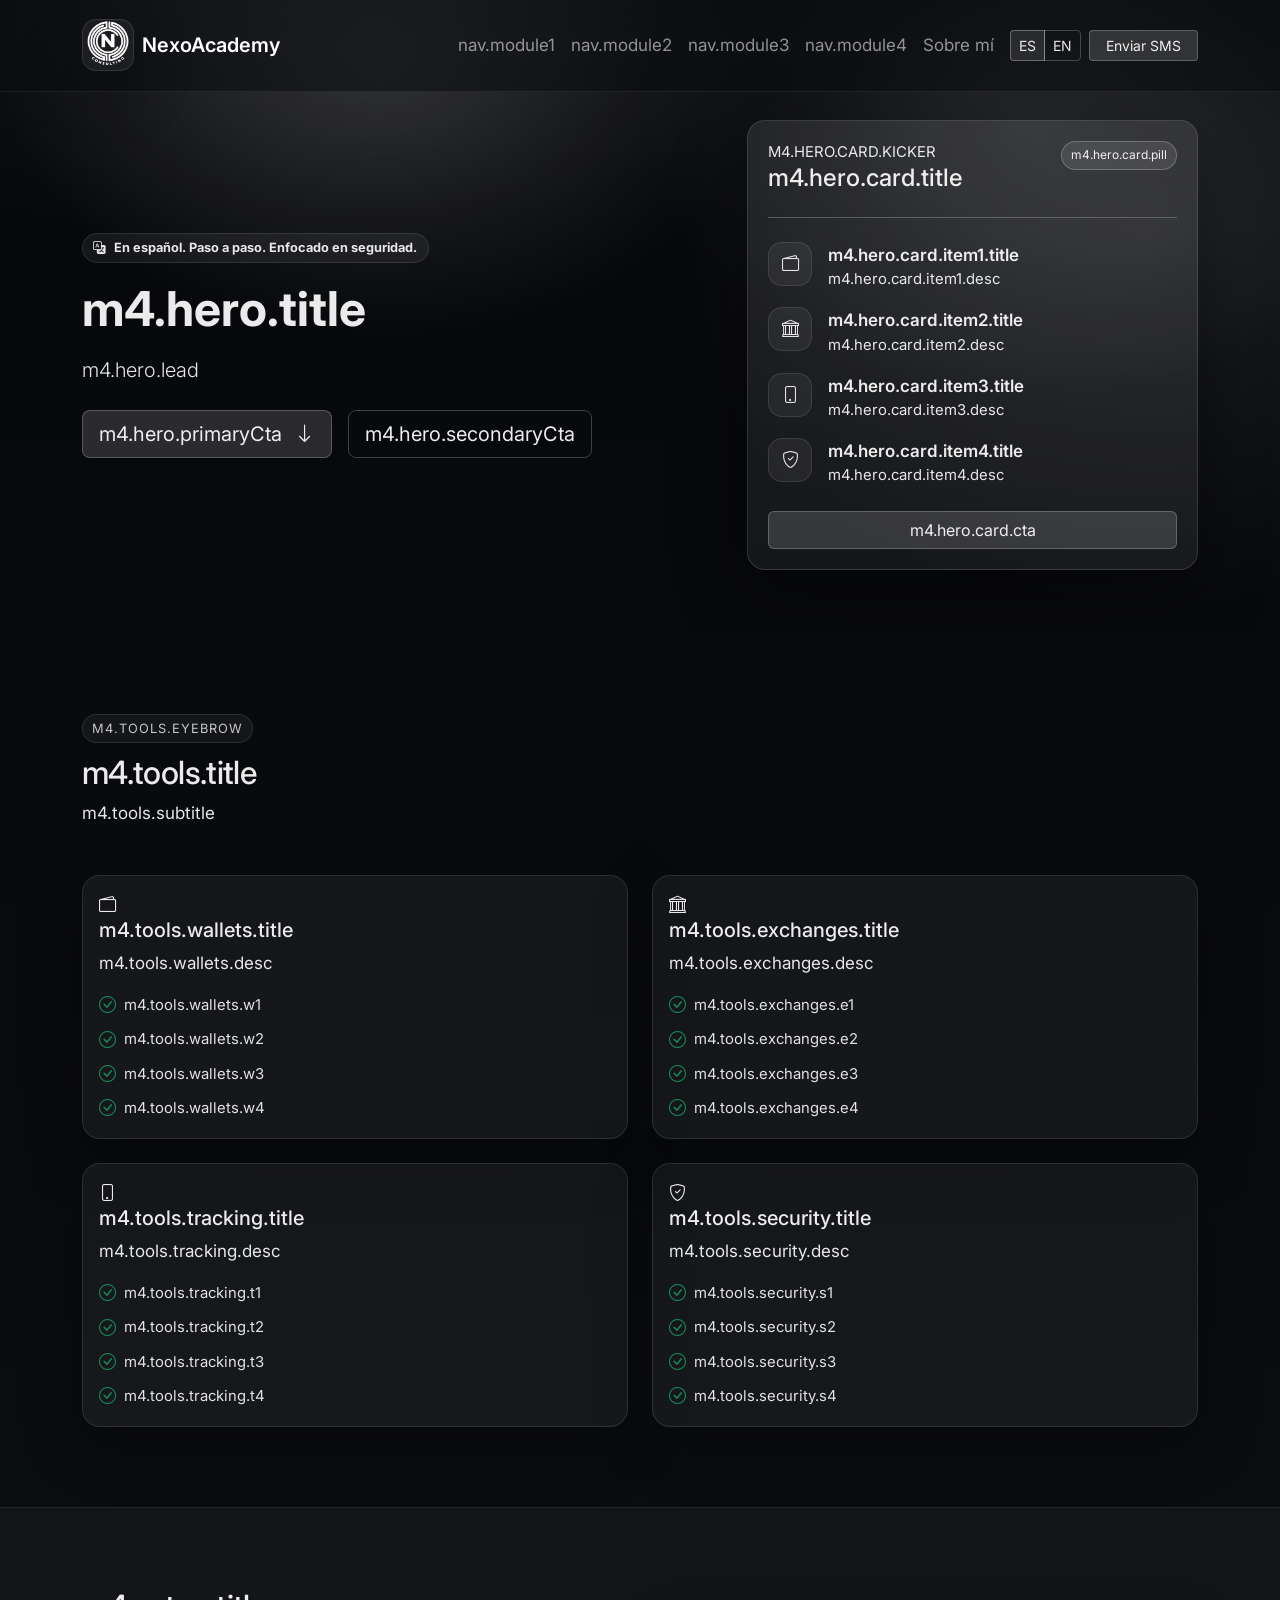
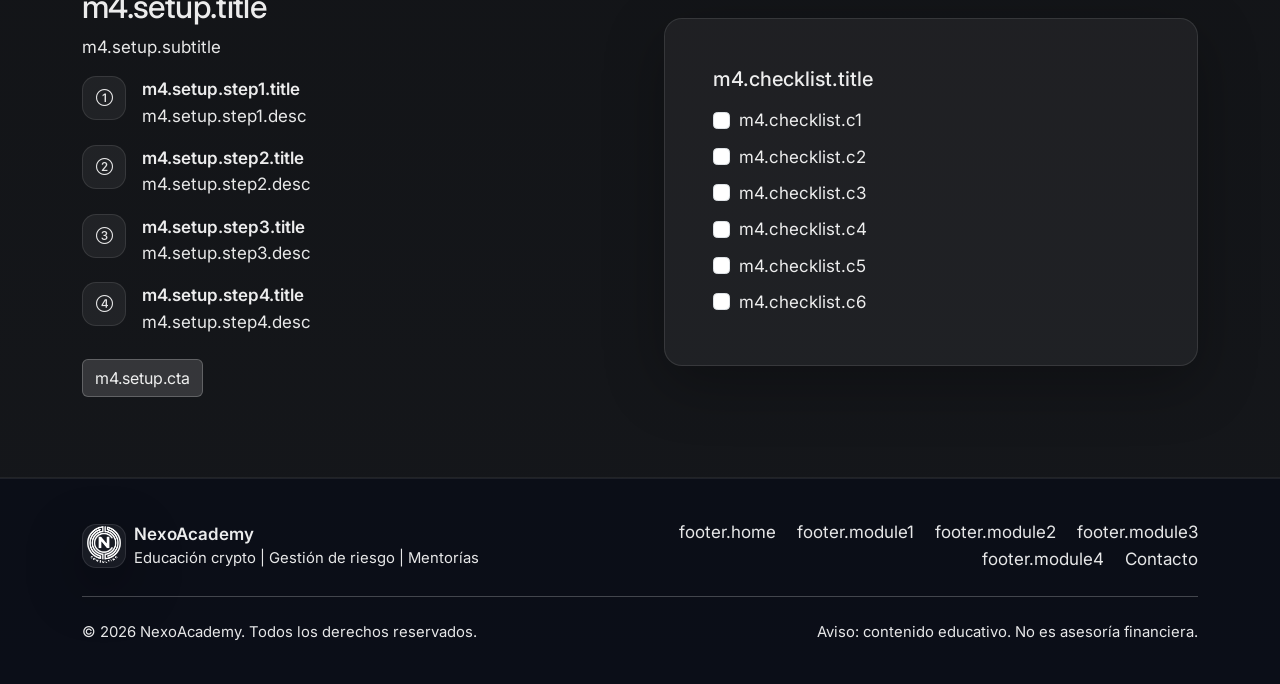
<file: modulo-4.html>
<!doctype html>
<html lang="es">
<head>
  <meta charset="utf-8" />
  <meta name="viewport" content="width=device-width, initial-scale=1" />
  <meta name="description" content="Módulo 4: Herramientas Prácticas para Bitcoin. Wallets recomendadas, exchanges confiables y apps para seguimiento y seguridad." />
  <title>NexoAcademy | Módulo 4: Herramientas Prácticas</title>

  <link rel="preconnect" href="https://fonts.googleapis.com">
  <link rel="preconnect" href="https://fonts.gstatic.com" crossorigin>
  <link href="https://fonts.googleapis.com/css2?family=Inter:wght@400;500;600;700&display=swap" rel="stylesheet">

  <link href="https://cdn.jsdelivr.net/npm/bootstrap@5.3.3/dist/css/bootstrap.min.css" rel="stylesheet" integrity="sha384-QWTKZyjpPEjISv5WaRU9OFeRpok6YctnYmDr5pNlyT2bRjXh0JMhjY6hW+ALEwIH" crossorigin="anonymous">
  <link rel="stylesheet" href="https://cdn.jsdelivr.net/npm/bootstrap-icons@1.11.3/font/bootstrap-icons.min.css">
  <link rel="stylesheet" href="https://cdn.jsdelivr.net/npm/aos@2.3.4/dist/aos.css">

  <link rel="stylesheet" href="assets/css/styles.css" />
</head>
<body>
  <a class="skip-link" href="#contenido">Saltar al contenido</a>

  <nav class="navbar navbar-expand-lg navbar-dark navbar-glass fixed-top" aria-label="Navegación principal">
    <div class="container">
      <a class="navbar-brand d-flex align-items-center gap-2" href="index.html">
        <span class="brand-logo-wrap" aria-hidden="true">
          <img class="brand-logo" src="img/logo.png" alt="NexoAcademy" onerror="this.style.display='none'; this.closest('.brand-logo-wrap').style.display='none'; this.closest('a').querySelector('.brand-mark').style.display='inline-block';" />
        </span>
        <span class="brand-mark" aria-hidden="true" style="display:none"></span>
        <span class="fw-semibold">NexoAcademy</span>
      </a>

      <button class="navbar-toggler" type="button" data-bs-toggle="collapse" data-bs-target="#nav" aria-controls="nav" aria-expanded="false" aria-label="Abrir menú">
        <span class="navbar-toggler-icon"></span>
      </button>

      <div class="collapse navbar-collapse" id="nav">
        <ul class="navbar-nav ms-auto mb-2 mb-lg-0 align-items-lg-center">
          <li class="nav-item"><a class="nav-link" href="modulo-1.html" data-i18n="nav.module1">Módulo 1</a></li>
          <li class="nav-item"><a class="nav-link" href="modulo-2.html" data-i18n="nav.module2">Módulo 2</a></li>
          <li class="nav-item"><a class="nav-link" href="modulo-3.html" data-i18n="nav.module3">Módulo 3</a></li>
          <li class="nav-item"><a class="nav-link" href="modulo-4.html" data-i18n="nav.module4">Módulo 4</a></li>
          <li class="nav-item"><a class="nav-link" href="sobre.html" data-i18n="nav.about">Sobre NexoAcademy</a></li>

          <li class="nav-item ms-lg-2">
            <div class="btn-group lang-toggle" role="group" aria-label="Idioma">
              <button type="button" class="btn btn-outline-light btn-sm" id="langEs" aria-pressed="true">ES</button>
              <button type="button" class="btn btn-outline-light btn-sm" id="langEn" aria-pressed="false">EN</button>
            </div>
          </li>

          <li class="nav-item ms-lg-2">
            <a class="btn btn-primary btn-sm px-3" href="sms:+19045376790">
              <span data-i18n="nav.cta">Enviar SMS</span>
            </a>
          </li>
        </ul>
      </div>
    </div>
  </nav>

  <header id="top" class="hero">
    <div class="hero-bg" aria-hidden="true"></div>
    <div class="container position-relative">
      <div class="row align-items-center g-4">
        <div class="col-lg-7" id="contenido">
          <div class="badge badge-soft mb-3" data-aos="fade-up" data-aos-delay="50">
            <i class="bi bi-translate me-2"></i>
            <span data-i18n="hero.badge">En español. Paso a paso. Enfocado en seguridad.</span>
          </div>
          <h1 class="display-5 fw-bold lh-sm" data-aos="fade-up" data-aos-delay="120">
            <span data-i18n="m4.hero.title">Herramientas Prácticas</span>
          </h1>
          <p class="lead text-body-secondary mt-3" data-aos="fade-up" data-aos-delay="180">
            <span data-i18n="m4.hero.lead">
              No necesitas muchas apps, pero sí las correctas. En este módulo te doy mi lista de wallets, exchanges y herramientas que uso y recomiendo para operar con seguridad y simplicidad.
            </span>
          </p>

          <div class="d-flex flex-column flex-sm-row gap-3 mt-4" data-aos="fade-up" data-aos-delay="240">
            <a class="btn btn-primary btn-lg" href="#contenido">
              <span data-i18n="m4.hero.primaryCta">Ver herramientas</span>
              <i class="bi bi-arrow-down ms-2"></i>
            </a>
            <a class="btn btn-outline-light btn-lg" href="sms:+19045376790"><span data-i18n="m4.hero.secondaryCta">Pedir ayuda personalizada</span></a>
          </div>
        </div>

        <div class="col-lg-5">
          <div class="hero-card" data-aos="zoom-in" data-aos-delay="160">
            <div class="d-flex align-items-start justify-content-between">
              <div>
                <div class="text-uppercase small text-body-secondary" data-i18n="m4.hero.card.kicker">Módulo 4</div>
                <div class="h4 mb-0" data-i18n="m4.hero.card.title">Lo que funciona</div>
              </div>
              <span class="pill" data-i18n="m4.hero.card.pill">Kit</span>
            </div>

            <hr class="my-4" />

            <div class="vstack gap-3">
              <div class="d-flex gap-3">
                <div class="icon-circle"><i class="bi bi-wallet2"></i></div>
                <div>
                  <div class="fw-semibold" data-i18n="m4.hero.card.item1.title">Wallets</div>
                  <div class="small text-body-secondary" data-i18n="m4.hero.card.item1.desc">Cold y hot wallets recomendadas.</div>
                </div>
              </div>
              <div class="d-flex gap-3">
                <div class="icon-circle"><i class="bi bi-bank"></i></div>
                <div>
                  <div class="fw-semibold" data-i18n="m4.hero.card.item2.title">Exchanges</div>
                  <div class="small text-body-secondary" data-i18n="m4.hero.card.item2.desc">Plataformas reguladas y confiables.</div>
                </div>
              </div>
              <div class="d-flex gap-3">
                <div class="icon-circle"><i class="bi bi-phone"></i></div>
                <div>
                  <div class="fw-semibold" data-i18n="m4.hero.card.item3.title">Apps de seguimiento</div>
                  <div class="small text-body-secondary" data-i18n="m4.hero.card.item3.desc">Para ver portafolio sin entrar a exchanges.</div>
                </div>
              </div>
              <div class="d-flex gap-3">
                <div class="icon-circle"><i class="bi bi-shield-check"></i></div>
                <div>
                  <div class="fw-semibold" data-i18n="m4.hero.card.item4.title">Seguridad</div>
                  <div class="small text-body-secondary" data-i18n="m4.hero.card.item4.desc">2FA y herramientas adicionales.</div>
                </div>
              </div>
            </div>

            <div class="d-grid mt-4">
              <a class="btn btn-primary" href="#contenido"><span data-i18n="m4.hero.card.cta">Explorar kit</span></a>
            </div>
          </div>
        </div>
      </div>
    </div>
  </header>

  <main>
    <section id="herramientas" class="section">
      <div class="container">
        <div class="row align-items-end g-4">
          <div class="col-lg-8" data-aos="fade-up">
            <div class="eyebrow" data-i18n="m4.tools.eyebrow">Herramientas</div>
            <h2 class="section-title" data-i18n="m4.tools.title">Mi kit recomendado</h2>
            <p class="section-subtitle" data-i18n="m4.tools.subtitle">
              Estas son las herramientas que uso y recomiendo. Son simples, seguras y funcionan bien en USA.
            </p>
          </div>
        </div>

        <div class="row g-4 mt-2">
          <div class="col-lg-6" data-aos="fade-up" data-aos-delay="60">
            <div class="card card-neo h-100 tool-card">
              <div class="card-body">
                <div class="tool-icon"><i class="bi bi-wallet2"></i></div>
                <h3 class="h5 mb-2" data-i18n="m4.tools.wallets.title">Wallets</h3>
                <p class="text-body-secondary mb-3" data-i18n="m4.tools.wallets.desc">Cold wallets para ahorro a largo plazo y hot wallets para uso diario.</p>
                <div class="vstack gap-2">
                  <div class="d-flex align-items-center gap-2">
                    <i class="bi bi-check-circle text-success"></i>
                    <span class="small" data-i18n="m4.tools.wallets.w1">Ledger Nano S/X</span>
                  </div>
                  <div class="d-flex align-items-center gap-2">
                    <i class="bi bi-check-circle text-success"></i>
                    <span class="small" data-i18n="m4.tools.wallets.w2">Trezor Model One/Plus</span>
                  </div>
                  <div class="d-flex align-items-center gap-2">
                    <i class="bi bi-check-circle text-success"></i>
                    <span class="small" data-i18n="m4.tools.wallets.w3">Trust Wallet (móvil)</span>
                  </div>
                  <div class="d-flex align-items-center gap-2">
                    <i class="bi bi-check-circle text-success"></i>
                    <span class="small" data-i18n="m4.tools.wallets.w4">MetaMask (para ETH/tokens)</span>
                  </div>
                </div>
              </div>
            </div>
          </div>
          <div class="col-lg-6" data-aos="fade-up" data-aos-delay="120">
            <div class="card card-neo h-100 tool-card">
              <div class="card-body">
                <div class="tool-icon"><i class="bi bi-bank"></i></div>
                <h3 class="h5 mb-2" data-i18n="m4.tools.exchanges.title">Exchanges</h3>
                <p class="text-body-secondary mb-3" data-i18n="m4.tools.exchanges.desc">Plataformas reguladas en USA con buen soporte y comisiones claras.</p>
                <div class="vstack gap-2">
                  <div class="d-flex align-items-center gap-2">
                    <i class="bi bi-check-circle text-success"></i>
                    <span class="small" data-i18n="m4.tools.exchanges.e1">Coinbase</span>
                  </div>
                  <div class="d-flex align-items-center gap-2">
                    <i class="bi bi-check-circle text-success"></i>
                    <span class="small" data-i18n="m4.tools.exchanges.e2">Kraken</span>
                  </div>
                  <div class="d-flex align-items-center gap-2">
                    <i class="bi bi-check-circle text-success"></i>
                    <span class="small" data-i18n="m4.tools.exchanges.e3">Binance.US</span>
                  </div>
                  <div class="d-flex align-items-center gap-2">
                    <i class="bi bi-check-circle text-success"></i>
                    <span class="small" data-i18n="m4.tools.exchanges.e4">Gemini</span>
                  </div>
                </div>
              </div>
            </div>
          </div>
          <div class="col-lg-6" data-aos="fade-up" data-aos-delay="180">
            <div class="card card-neo h-100 tool-card">
              <div class="card-body">
                <div class="tool-icon"><i class="bi bi-phone"></i></div>
                <h3 class="h5 mb-2" data-i18n="m4.tools.tracking.title">Seguimiento de portafolio</h3>
                <p class="text-body-secondary mb-3" data-i18n="m4.tools.tracking.desc">Apps para ver tu portafolio sin entrar todos los días a los exchanges.</p>
                <div class="vstack gap-2">
                  <div class="d-flex align-items-center gap-2">
                    <i class="bi bi-check-circle text-success"></i>
                    <span class="small" data-i18n="m4.tools.tracking.t1">CoinTracker</span>
                  </div>
                  <div class="d-flex align-items-center gap-2">
                    <i class="bi bi-check-circle text-success"></i>
                    <span class="small" data-i18n="m4.tools.tracking.t2">Zapper</span>
                  </div>
                  <div class="d-flex align-items-center gap-2">
                    <i class="bi bi-check-circle text-success"></i>
                    <span class="small" data-i18n="m4.tools.tracking.t3">DeBank</span>
                  </div>
                  <div class="d-flex align-items-center gap-2">
                    <i class="bi bi-check-circle text-success"></i>
                    <span class="small" data-i18n="m4.tools.tracking.t4">CoinGecko (precios)</span>
                  </div>
                </div>
              </div>
            </div>
          </div>
          <div class="col-lg-6" data-aos="fade-up" data-aos-delay="240">
            <div class="card card-neo h-100 tool-card">
              <div class="card-body">
                <div class="tool-icon"><i class="bi bi-shield-check"></i></div>
                <h3 class="h5 mb-2" data-i18n="m4.tools.security.title">Seguridad extra</h3>
                <p class="text-body-secondary mb-3" data-i18n="m4.tools.security.desc">Herramientas adicionales para proteger tus cuentas y datos.</p>
                <div class="vstack gap-2">
                  <div class="d-flex align-items-center gap-2">
                    <i class="bi bi-check-circle text-success"></i>
                    <span class="small" data-i18n="m4.tools.security.s1">Google Authenticator</span>
                  </div>
                  <div class="d-flex align-items-center gap-2">
                    <i class="bi bi-check-circle text-success"></i>
                    <span class="small" data-i18n="m4.tools.security.s2">Authy</span>
                  </div>
                  <div class="d-flex align-items-center gap-2">
                    <i class="bi bi-check-circle text-success"></i>
                    <span class="small" data-i18n="m4.tools.security.s3">1Password (gestor de contraseñas)</span>
                  </div>
                  <div class="d-flex align-items-center gap-2">
                    <i class="bi bi-check-circle text-success"></i>
                    <span class="small" data-i18n="m4.tools.security.s4">Have I Been Pwned (verificar email)</span>
                  </div>
                </div>
              </div>
            </div>
          </div>
        </div>
      </div>
    </section>

    <section id="config" class="section section-alt">
      <div class="container">
        <div class="row g-5 align-items-center">
          <div class="col-lg-6" data-aos="fade-up">
            <h2 class="section-title" data-i18n="m4.setup.title">Configuración inicial</h2>
            <p class="section-subtitle" data-i18n="m4.setup.subtitle">
              Antes de mover dinero, configura estas herramientas correctamente. Te ahorra dolores de cabeza.
            </p>
            <div class="vstack gap-3">
              <div class="d-flex gap-3">
                <div class="icon-circle"><i class="bi bi-1-circle"></i></div>
                <div>
                  <div class="fw-semibold" data-i18n="m4.setup.step1.title">Activa 2FA en todo</div>
                  <div class="text-body-secondary" data-i18n="m4.setup.step1.desc">Exchange, email, wallet y apps de seguimiento.</div>
                </div>
              </div>
              <div class="d-flex gap-3">
                <div class="icon-circle"><i class="bi bi-2-circle"></i></div>
                <div>
                  <div class="fw-semibold" data-i18n="m4.setup.step2.title">Guarda códigos de recuperación</div>
                  <div class="text-body-secondary" data-i18n="m4.setup.step2.desc">Imprímelos y guárdalos en lugar seguro.</div>
                </div>
              </div>
              <div class="d-flex gap-3">
                <div class="icon-circle"><i class="bi bi-3-circle"></i></div>
                <div>
                  <div class="fw-semibold" data-i18n="m4.setup.step3.title">Configura cold wallet</div>
                  <div class="text-body-secondary" data-i18n="m4.setup.step3.desc">Escribe frase semilla en papel, nunca en digital.</div>
                </div>
              </div>
              <div class="d-flex gap-3">
                <div class="icon-circle"><i class="bi bi-4-circle"></i></div>
                <div>
                  <div class="fw-semibold" data-i18n="m4.setup.step4.title">Prueba con montos pequeños</div>
                  <div class="text-body-secondary" data-i18n="m4.setup.step4.desc">Envía $10-20 para probar envíos/recepción.</div>
                </div>
              </div>
            </div>
            <div class="mt-4">
              <a class="btn btn-primary" href="sms:+19045376790"><span data-i18n="m4.setup.cta">Pedir ayuda para configurar</span></a>
            </div>
          </div>
          <div class="col-lg-6" data-aos="fade-up" data-aos-delay="80">
            <div class="card card-neo">
              <div class="card-body p-4 p-md-5">
                <h3 class="h5 mb-3" data-i18n="m4.checklist.title">Checklist de herramientas</h3>
                <div class="vstack gap-2">
                  <div class="form-check">
                    <input class="form-check-input" type="checkbox" id="check1">
                    <label class="form-check-label" for="check1" data-i18n="m4.checklist.c1">2FA activado en exchange principal</label>
                  </div>
                  <div class="form-check">
                    <input class="form-check-input" type="checkbox" id="check2">
                    <label class="form-check-label" for="check2" data-i18n="m4.checklist.c2">Cold wallet configurada</label>
                  </div>
                  <div class="form-check">
                    <input class="form-check-input" type="checkbox" id="check3">
                    <label class="form-check-label" for="check3" data-i18n="m4.checklist.c3">Frase semilla guardada en papel</label>
                  </div>
                  <div class="form-check">
                    <input class="form-check-input" type="checkbox" id="check4">
                    <label class="form-check-label" for="check4" data-i18n="m4.checklist.c4">App de seguimiento conectada</label>
                  </div>
                  <div class="form-check">
                    <input class="form-check-input" type="checkbox" id="check5">
                    <label class="form-check-label" for="check5" data-i18n="m4.checklist.c5">Contraseñas únicas guardadas</label>
                  </div>
                  <div class="form-check">
                    <input class="form-check-input" type="checkbox" id="check6">
                    <label class="form-check-label" for="check6" data-i18n="m4.checklist.c6">Prueba de envío/recepción hecha</label>
                  </div>
                </div>
              </div>
            </div>
          </div>
        </div>
      </div>
    </section>
  </main>

  <footer class="footer">
    <div class="container">
      <div class="row g-4 align-items-center">
        <div class="col-md-6">
          <div class="d-flex align-items-center gap-2">
            <span class="brand-logo-wrap" aria-hidden="true">
              <img class="brand-logo" src="img/logo.png" alt="NexoAcademy" onerror="this.style.display='none'; this.closest('.brand-logo-wrap').style.display='none'; this.closest('.d-flex').querySelector('.brand-mark').style.display='inline-block';" />
            </span>
            <span class="brand-mark" aria-hidden="true" style="display:none"></span>
            <div>
              <div class="fw-semibold">NexoAcademy</div>
              <div class="small text-body-secondary">Educación crypto | Gestión de riesgo | Mentorías</div>
            </div>
          </div>
        </div>
        <div class="col-md-6 text-md-end">
          <a class="footer-link" href="index.html" data-i18n="footer.home">Inicio</a>
          <a class="footer-link" href="modulo-1.html" data-i18n="footer.module1">Seguridad</a>
          <a class="footer-link" href="modulo-2.html" data-i18n="footer.module2">Compra</a>
          <a class="footer-link" href="modulo-3.html" data-i18n="footer.module3">Plan</a>
          <a class="footer-link" href="modulo-4.html" data-i18n="footer.module4">Herramientas</a>
          <a class="footer-link" href="sms:+19045376790" data-i18n="footer.contact">SMS</a>
        </div>
      </div>

      <hr class="my-4" />

      <div class="d-flex flex-column flex-md-row justify-content-between gap-2">
        <div class="small text-body-secondary">© <span id="year"></span> <span data-i18n="footer.rights">NexoAcademy. Todos los derechos reservados.</span></div>
        <div class="small text-body-secondary" data-i18n="footer.notice">Aviso: contenido educativo. No es asesoría financiera.</div>
      </div>
    </div>
  </footer>

  <script src="https://cdn.jsdelivr.net/npm/bootstrap@5.3.3/dist/js/bootstrap.bundle.min.js" integrity="sha384-YvpcrYf0tY3lHB60NNkmXc5s9fDVZLESaAA55NDzOxhy9GkcIdslK1eN7N6jIeHz" crossorigin="anonymous"></script>
  <script src="https://cdn.jsdelivr.net/npm/aos@2.3.4/dist/aos.js"></script>
  <script src="assets/js/main.js"></script>
</body>
</html>
</file>
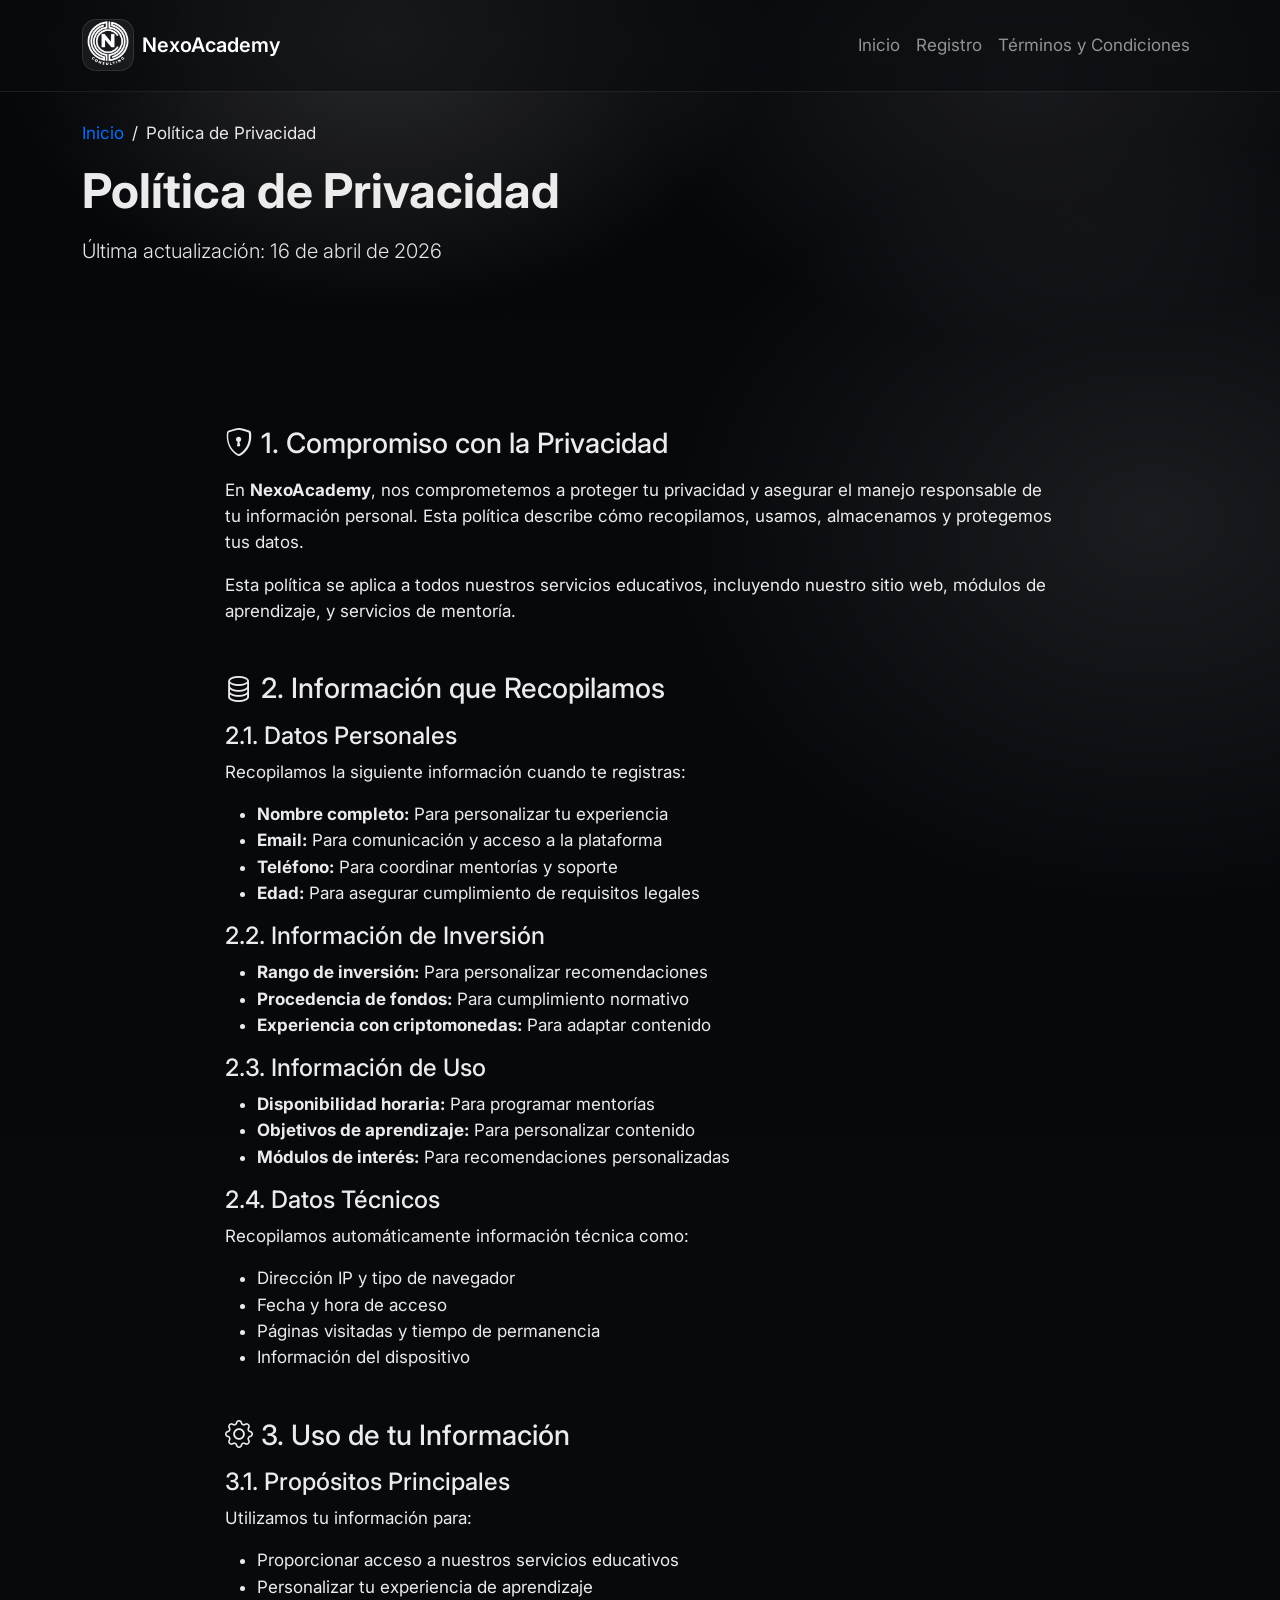
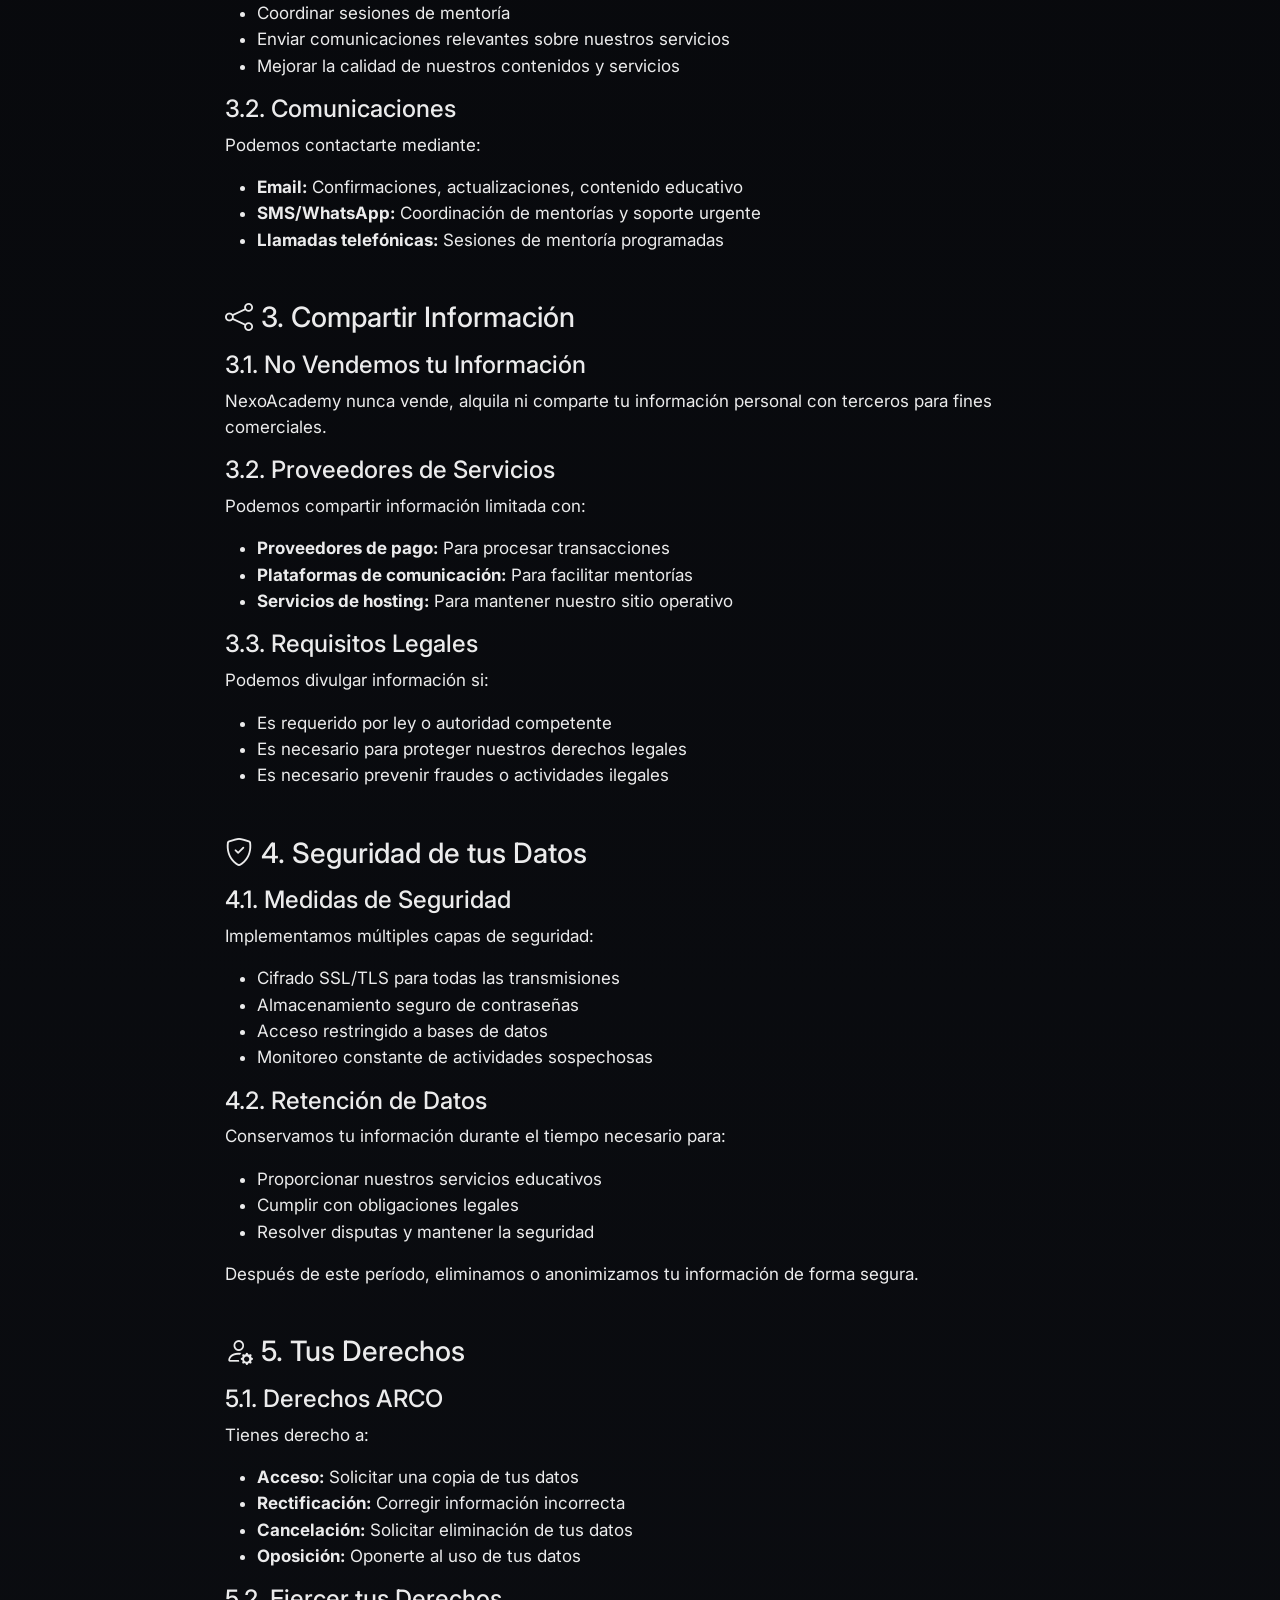
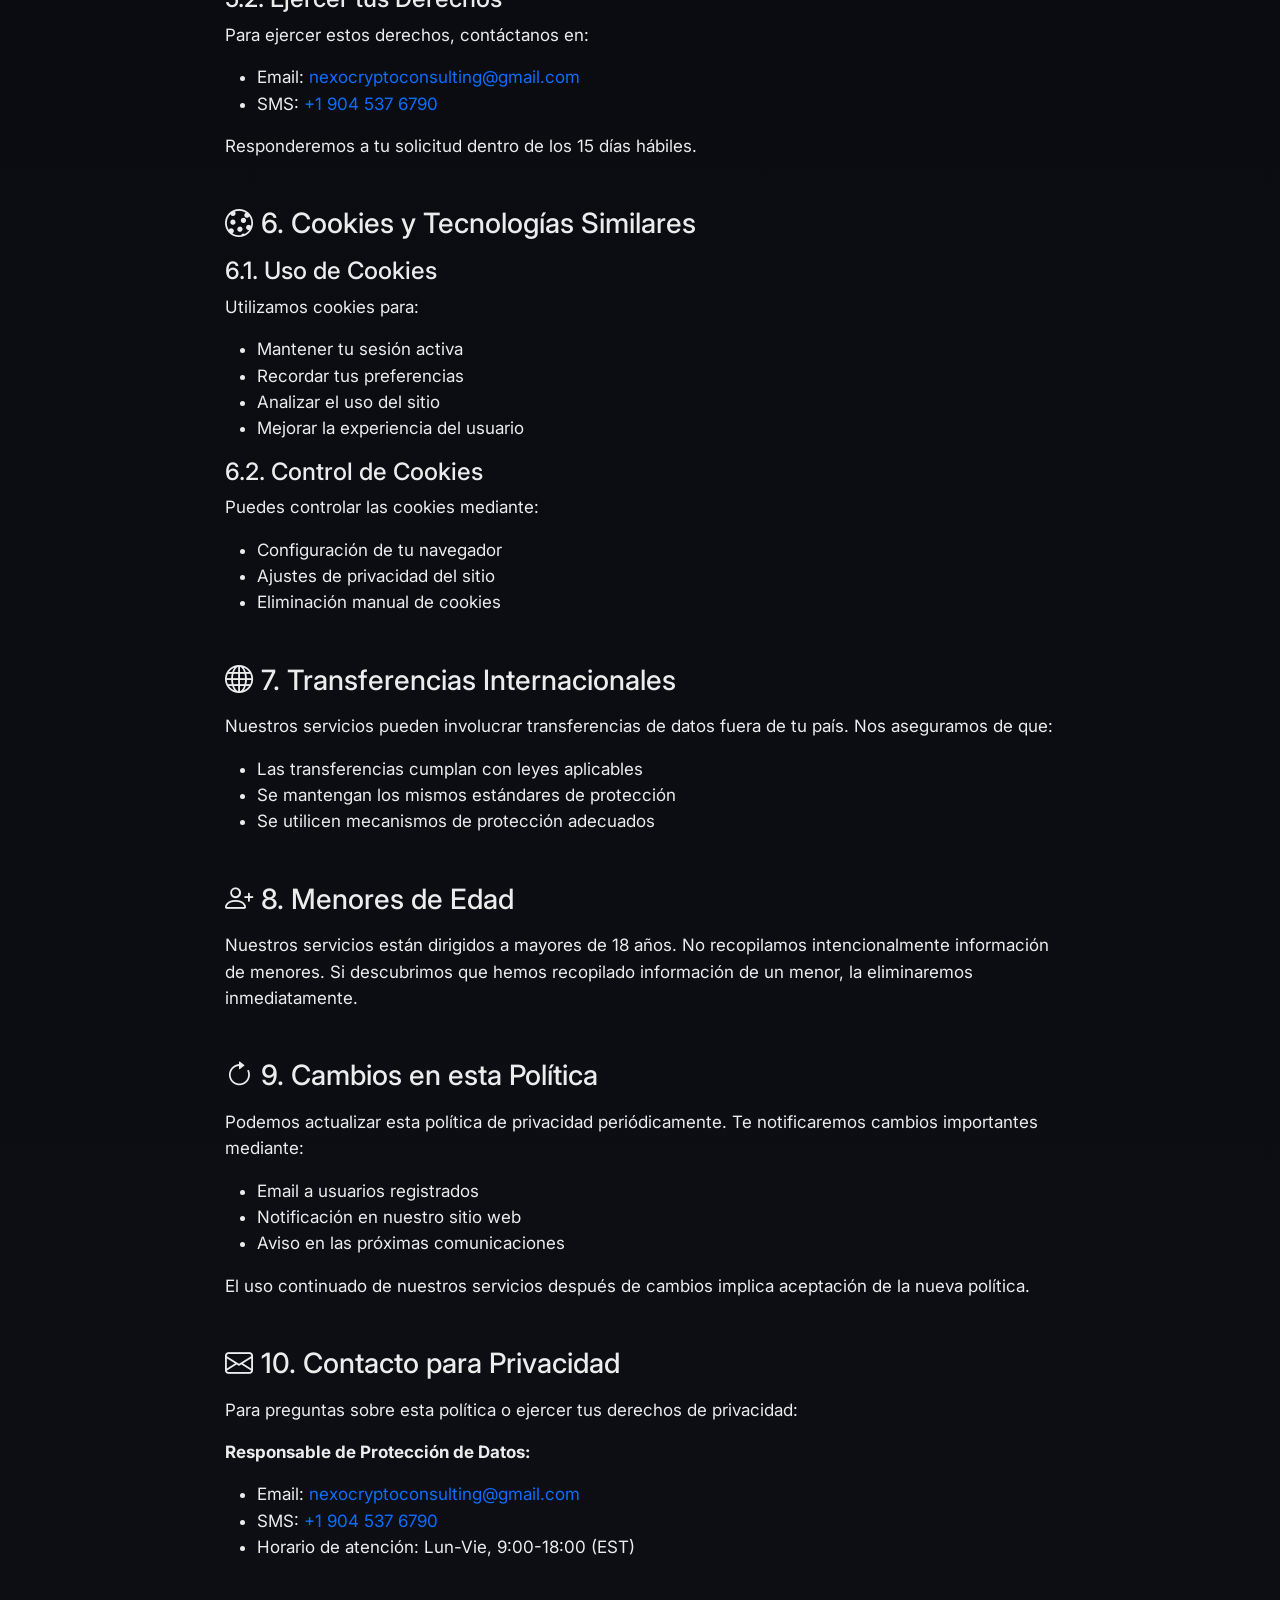
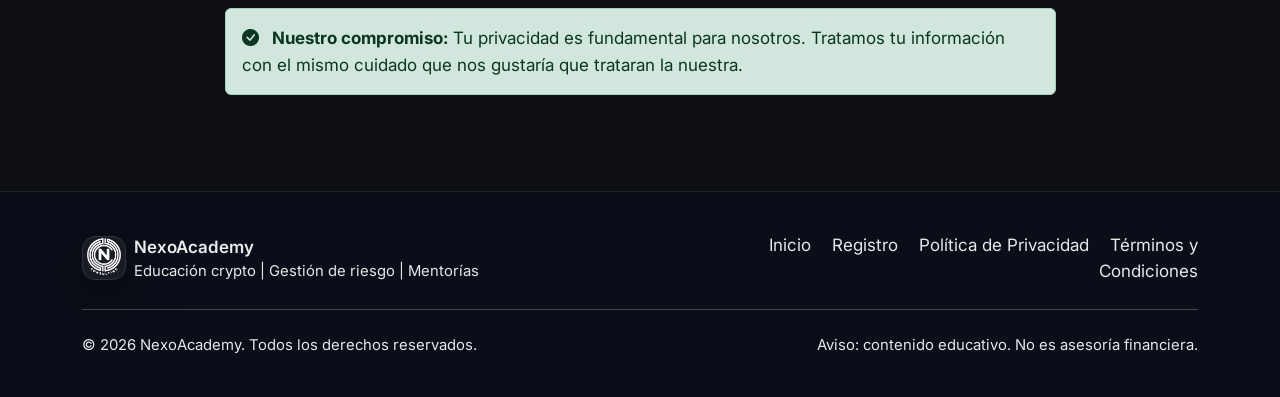
<file: politica-privacidad.html>
<!doctype html>
<html lang="es">
<head>
  <meta charset="utf-8" />
  <meta name="viewport" content="width=device-width, initial-scale=1" />
  <meta name="description" content="Política de Privacidad de NexoAcademy - Protección de datos personales en educación de activos digitales" />
  <title>Política de Privacidad | NexoAcademy</title>

  <link rel="preconnect" href="https://fonts.googleapis.com">
  <link rel="preconnect" href="https://fonts.gstatic.com" crossorigin>
  <link href="https://fonts.googleapis.com/css2?family=Inter:wght@400;500;600;700&display=swap" rel="stylesheet">

  <link href="https://cdn.jsdelivr.net/npm/bootstrap@5.3.3/dist/css/bootstrap.min.css" rel="stylesheet" integrity="sha384-QWTKZyjpPEjISv5WaRU9OFeRpok6YctnYmDr5pNlyT2bRjXh0JMhjY6hW+ALEwIH" crossorigin="anonymous">
  <link rel="stylesheet" href="https://cdn.jsdelivr.net/npm/bootstrap-icons@1.11.3/font/bootstrap-icons.min.css">
  <link rel="stylesheet" href="https://cdn.jsdelivr.net/npm/aos@2.3.4/dist/aos.css">

  <link rel="stylesheet" href="assets/css/styles.css" />
</head>
<body>
  <a class="skip-link" href="#contenido">Saltar al contenido</a>

  <nav class="navbar navbar-expand-lg navbar-dark navbar-glass fixed-top" aria-label="Navegación principal">
    <div class="container">
      <a class="navbar-brand d-flex align-items-center gap-2" href="index.html">
        <span class="brand-logo-wrap" aria-hidden="true">
          <img class="brand-logo" src="img/logo.png" alt="NexoAcademy" onerror="this.style.display='none'; this.closest('.brand-logo-wrap').style.display='none'; this.closest('a').querySelector('.brand-mark').style.display='inline-block';" />
        </span>
        <span class="brand-mark" aria-hidden="true" style="display:none"></span>
        <span class="fw-semibold">NexoAcademy</span>
      </a>

      <button class="navbar-toggler" type="button" data-bs-toggle="collapse" data-bs-target="#nav" aria-controls="nav" aria-expanded="false" aria-label="Abrir menú">
        <span class="navbar-toggler-icon"></span>
      </button>

      <div class="collapse navbar-collapse" id="nav">
        <ul class="navbar-nav ms-auto mb-2 mb-lg-0 align-items-lg-center">
          <li class="nav-item"><a class="nav-link" href="index.html">Inicio</a></li>
          <li class="nav-item"><a class="nav-link" href="#registro">Registro</a></li>
          <li class="nav-item"><a class="nav-link" href="terminos.html">Términos y Condiciones</a></li>
        </ul>
      </div>
    </div>
  </nav>

  <header class="hero hero-sm">
    <div class="hero-bg" aria-hidden="true"></div>
    <div class="container position-relative">
      <div class="row">
        <div class="col-lg-8" id="contenido">
          <div class="breadcrumb mb-3" data-aos="fade-up">
            <a href="index.html" class="text-decoration-none">Inicio</a>
            <span class="mx-2">/</span>
            <span class="text-body-secondary">Política de Privacidad</span>
          </div>
          <h1 class="display-5 fw-bold" data-aos="fade-up">
            Política de Privacidad
          </h1>
          <p class="lead text-body-secondary mt-3" data-aos="fade-up">
            Última actualización: <span id="fechaActualizacion"></span>
          </p>
        </div>
      </div>
    </div>
  </header>

  <main class="section">
    <div class="container">
      <div class="row justify-content-center">
        <div class="col-lg-9">
          <div class="content-card" data-aos="fade-up">
            <div class="content-body">
              
              <section class="mb-5">
                <h2 class="h3 mb-3"><i class="bi bi-shield-lock me-2"></i>1. Compromiso con la Privacidad</h2>
                <p>En <strong>NexoAcademy</strong>, nos comprometemos a proteger tu privacidad y asegurar el manejo responsable de tu información personal. Esta política describe cómo recopilamos, usamos, almacenamos y protegemos tus datos.</p>
                <p>Esta política se aplica a todos nuestros servicios educativos, incluyendo nuestro sitio web, módulos de aprendizaje, y servicios de mentoría.</p>
              </section>

              <section class="mb-5">
                <h2 class="h3 mb-3"><i class="bi bi-database me-2"></i>2. Información que Recopilamos</h2>
                <h4>2.1. Datos Personales</h4>
                <p>Recopilamos la siguiente información cuando te registras:</p>
                <ul>
                  <li><strong>Nombre completo:</strong> Para personalizar tu experiencia</li>
                  <li><strong>Email:</strong> Para comunicación y acceso a la plataforma</li>
                  <li><strong>Teléfono:</strong> Para coordinar mentorías y soporte</li>
                  <li><strong>Edad:</strong> Para asegurar cumplimiento de requisitos legales</li>
                </ul>

                <h4>2.2. Información de Inversión</h4>
                <ul>
                  <li><strong>Rango de inversión:</strong> Para personalizar recomendaciones</li>
                  <li><strong>Procedencia de fondos:</strong> Para cumplimiento normativo</li>
                  <li><strong>Experiencia con criptomonedas:</strong> Para adaptar contenido</li>
                </ul>

                <h4>2.3. Información de Uso</h4>
                <ul>
                  <li><strong>Disponibilidad horaria:</strong> Para programar mentorías</li>
                  <li><strong>Objetivos de aprendizaje:</strong> Para personalizar contenido</li>
                  <li><strong>Módulos de interés:</strong> Para recomendaciones personalizadas</li>
                </ul>

                <h4>2.4. Datos Técnicos</h4>
                <p>Recopilamos automáticamente información técnica como:</p>
                <ul>
                  <li>Dirección IP y tipo de navegador</li>
                  <li>Fecha y hora de acceso</li>
                  <li>Páginas visitadas y tiempo de permanencia</li>
                  <li>Información del dispositivo</li>
                </ul>
              </section>

              <section class="mb-5">
                <h2 class="h3 mb-3"><i class="bi bi-gear me-2"></i>3. Uso de tu Información</h2>
                <h4>3.1. Propósitos Principales</h4>
                <p>Utilizamos tu información para:</p>
                <ul>
                  <li>Proporcionar acceso a nuestros servicios educativos</li>
                  <li>Personalizar tu experiencia de aprendizaje</li>
                  <li>Coordinar sesiones de mentoría</li>
                  <li>Enviar comunicaciones relevantes sobre nuestros servicios</li>
                  <li>Mejorar la calidad de nuestros contenidos y servicios</li>
                </ul>

                <h4>3.2. Comunicaciones</h4>
                <p>Podemos contactarte mediante:</p>
                <ul>
                  <li><strong>Email:</strong> Confirmaciones, actualizaciones, contenido educativo</li>
                  <li><strong>SMS/WhatsApp:</strong> Coordinación de mentorías y soporte urgente</li>
                  <li><strong>Llamadas telefónicas:</strong> Sesiones de mentoría programadas</li>
                </ul>
              </section>

              <section class="mb-5">
                <h2 class="h3 mb-3"><i class="bi bi-share me-2"></i>3. Compartir Información</h2>
                <h4>3.1. No Vendemos tu Información</h4>
                <p>NexoAcademy nunca vende, alquila ni comparte tu información personal con terceros para fines comerciales.</p>

                <h4>3.2. Proveedores de Servicios</h4>
                <p>Podemos compartir información limitada con:</p>
                <ul>
                  <li><strong>Proveedores de pago:</strong> Para procesar transacciones</li>
                  <li><strong>Plataformas de comunicación:</strong> Para facilitar mentorías</li>
                  <li><strong>Servicios de hosting:</strong> Para mantener nuestro sitio operativo</li>
                </ul>

                <h4>3.3. Requisitos Legales</h4>
                <p>Podemos divulgar información si:</p>
                <ul>
                  <li>Es requerido por ley o autoridad competente</li>
                  <li>Es necesario para proteger nuestros derechos legales</li>
                  <li>Es necesario prevenir fraudes o actividades ilegales</li>
                </ul>
              </section>

              <section class="mb-5">
                <h2 class="h3 mb-3"><i class="bi bi-shield-check me-2"></i>4. Seguridad de tus Datos</h2>
                <h4>4.1. Medidas de Seguridad</h4>
                <p>Implementamos múltiples capas de seguridad:</p>
                <ul>
                  <li>Cifrado SSL/TLS para todas las transmisiones</li>
                  <li>Almacenamiento seguro de contraseñas</li>
                  <li>Acceso restringido a bases de datos</li>
                  <li>Monitoreo constante de actividades sospechosas</li>
                </ul>

                <h4>4.2. Retención de Datos</h4>
                <p>Conservamos tu información durante el tiempo necesario para:</p>
                <ul>
                  <li>Proporcionar nuestros servicios educativos</li>
                  <li>Cumplir con obligaciones legales</li>
                  <li>Resolver disputas y mantener la seguridad</li>
                </ul>
                <p>Después de este período, eliminamos o anonimizamos tu información de forma segura.</p>
              </section>

              <section class="mb-5">
                <h2 class="h3 mb-3"><i class="bi bi-person-gear me-2"></i>5. Tus Derechos</h2>
                <h4>5.1. Derechos ARCO</h4>
                <p>Tienes derecho a:</p>
                <ul>
                  <li><strong>Acceso:</strong> Solicitar una copia de tus datos</li>
                  <li><strong>Rectificación:</strong> Corregir información incorrecta</li>
                  <li><strong>Cancelación:</strong> Solicitar eliminación de tus datos</li>
                  <li><strong>Oposición:</strong> Oponerte al uso de tus datos</li>
                </ul>

                <h4>5.2. Ejercer tus Derechos</h4>
                <p>Para ejercer estos derechos, contáctanos en:</p>
                <ul>
                  <li>Email: <a href="mailto:nexocryptoconsulting@gmail.com">nexocryptoconsulting@gmail.com</a></li>
                  <li>SMS: <a href="sms:+19045376790">+1 904 537 6790</a></li>
                </ul>
                <p>Responderemos a tu solicitud dentro de los 15 días hábiles.</p>
              </section>

              <section class="mb-5">
                <h2 class="h3 mb-3"><i class="bi bi-cookie me-2"></i>6. Cookies y Tecnologías Similares</h2>
                <h4>6.1. Uso de Cookies</h4>
                <p>Utilizamos cookies para:</p>
                <ul>
                  <li>Mantener tu sesión activa</li>
                  <li>Recordar tus preferencias</li>
                  <li>Analizar el uso del sitio</li>
                  <li>Mejorar la experiencia del usuario</li>
                </ul>

                <h4>6.2. Control de Cookies</h4>
                <p>Puedes controlar las cookies mediante:</p>
                <ul>
                  <li>Configuración de tu navegador</li>
                  <li>Ajustes de privacidad del sitio</li>
                  <li>Eliminación manual de cookies</li>
                </ul>
              </section>

              <section class="mb-5">
                <h2 class="h3 mb-3"><i class="bi bi-globe me-2"></i>7. Transferencias Internacionales</h2>
                <p>Nuestros servicios pueden involucrar transferencias de datos fuera de tu país. Nos aseguramos de que:</p>
                <ul>
                  <li>Las transferencias cumplan con leyes aplicables</li>
                  <li>Se mantengan los mismos estándares de protección</li>
                  <li>Se utilicen mecanismos de protección adecuados</li>
                </ul>
              </section>

              <section class="mb-5">
                <h2 class="h3 mb-3"><i class="bi bi-person-plus me-2"></i>8. Menores de Edad</h2>
                <p>Nuestros servicios están dirigidos a mayores de 18 años. No recopilamos intencionalmente información de menores. Si descubrimos que hemos recopilado información de un menor, la eliminaremos inmediatamente.</p>
              </section>

              <section class="mb-5">
                <h2 class="h3 mb-3"><i class="bi bi-arrow-clockwise me-2"></i>9. Cambios en esta Política</h2>
                <p>Podemos actualizar esta política de privacidad periódicamente. Te notificaremos cambios importantes mediante:</p>
                <ul>
                  <li>Email a usuarios registrados</li>
                  <li>Notificación en nuestro sitio web</li>
                  <li>Aviso en las próximas comunicaciones</li>
                </ul>
                <p>El uso continuado de nuestros servicios después de cambios implica aceptación de la nueva política.</p>
              </section>

              <section class="mb-5">
                <h2 class="h3 mb-3"><i class="bi bi-envelope me-2"></i>10. Contacto para Privacidad</h2>
                <p>Para preguntas sobre esta política o ejercer tus derechos de privacidad:</p>
                <div class="contact-info">
                  <p><strong>Responsable de Protección de Datos:</strong></p>
                  <ul>
                    <li>Email: <a href="mailto:nexocryptoconsulting@gmail.com">nexocryptoconsulting@gmail.com</a></li>
                    <li>SMS: <a href="sms:+19045376790">+1 904 537 6790</a></li>
                    <li>Horario de atención: Lun-Vie, 9:00-18:00 (EST)</li>
                  </ul>
                </div>
              </section>

              <div class="alert alert-success mt-5">
                <i class="bi bi-check-circle-fill me-2"></i>
                <strong>Nuestro compromiso:</strong> Tu privacidad es fundamental para nosotros. Tratamos tu información con el mismo cuidado que nos gustaría que trataran la nuestra.
              </div>

            </div>
          </div>
        </div>
      </div>
    </div>
  </main>

  <footer class="footer">
    <div class="container">
      <div class="row g-4 align-items-center">
        <div class="col-md-6">
          <div class="d-flex align-items-center gap-2">
            <span class="brand-logo-wrap" aria-hidden="true">
              <img class="brand-logo" src="img/logo.png" alt="NexoAcademy" onerror="this.style.display='none'; this.closest('.brand-logo-wrap').style.display='none'; this.closest('.d-flex').querySelector('.brand-mark').style.display='inline-block';" />
            </span>
            <span class="brand-mark" aria-hidden="true" style="display:none"></span>
            <div>
              <div class="fw-semibold">NexoAcademy</div>
              <div class="small text-body-secondary">Educación crypto | Gestión de riesgo | Mentorías</div>
            </div>
          </div>
        </div>
        <div class="col-md-6 text-md-end">
          <a class="footer-link" href="index.html">Inicio</a>
          <a class="footer-link" href="#registro">Registro</a>
          <a class="footer-link" href="politica-privacidad.html">Política de Privacidad</a>
          <a class="footer-link" href="terminos.html">Términos y Condiciones</a>
        </div>
      </div>

      <hr class="my-4" />

      <div class="d-flex flex-column flex-md-row justify-content-between gap-2">
        <div class="small text-body-secondary">© <span id="year"></span> NexoAcademy. Todos los derechos reservados.</div>
        <div class="small text-body-secondary">Aviso: contenido educativo. No es asesoría financiera.</div>
      </div>
    </div>
  </footer>

  <script src="https://cdn.jsdelivr.net/npm/bootstrap@5.3.3/dist/js/bootstrap.bundle.min.js" integrity="sha384-YvpcrYf0tY3lHB60NNkmXc5s9fDVZLESaAA55NDzOxhy9GkcIdslK1eN7N6jIeHz" crossorigin="anonymous"></script>
  <script src="https://cdn.jsdelivr.net/npm/aos@2.3.4/dist/aos.js"></script>
  <script>
    // Inicialización
    document.addEventListener('DOMContentLoaded', function() {
      // AOS
      if (window.AOS) {
        AOS.init({
          duration: 650,
          easing: 'ease-out-cubic',
          once: true,
          offset: 60
        });
      }

      // Fecha actualización
      const fechaActualizacion = document.getElementById('fechaActualizacion');
      if (fechaActualizacion) {
        fechaActualizacion.textContent = '16 de abril de 2026';
      }

      // Año en footer
      const yearEl = document.getElementById('year');
      if (yearEl) yearEl.textContent = String(new Date().getFullYear());
    });
  </script>
</body>
</html>
</file>
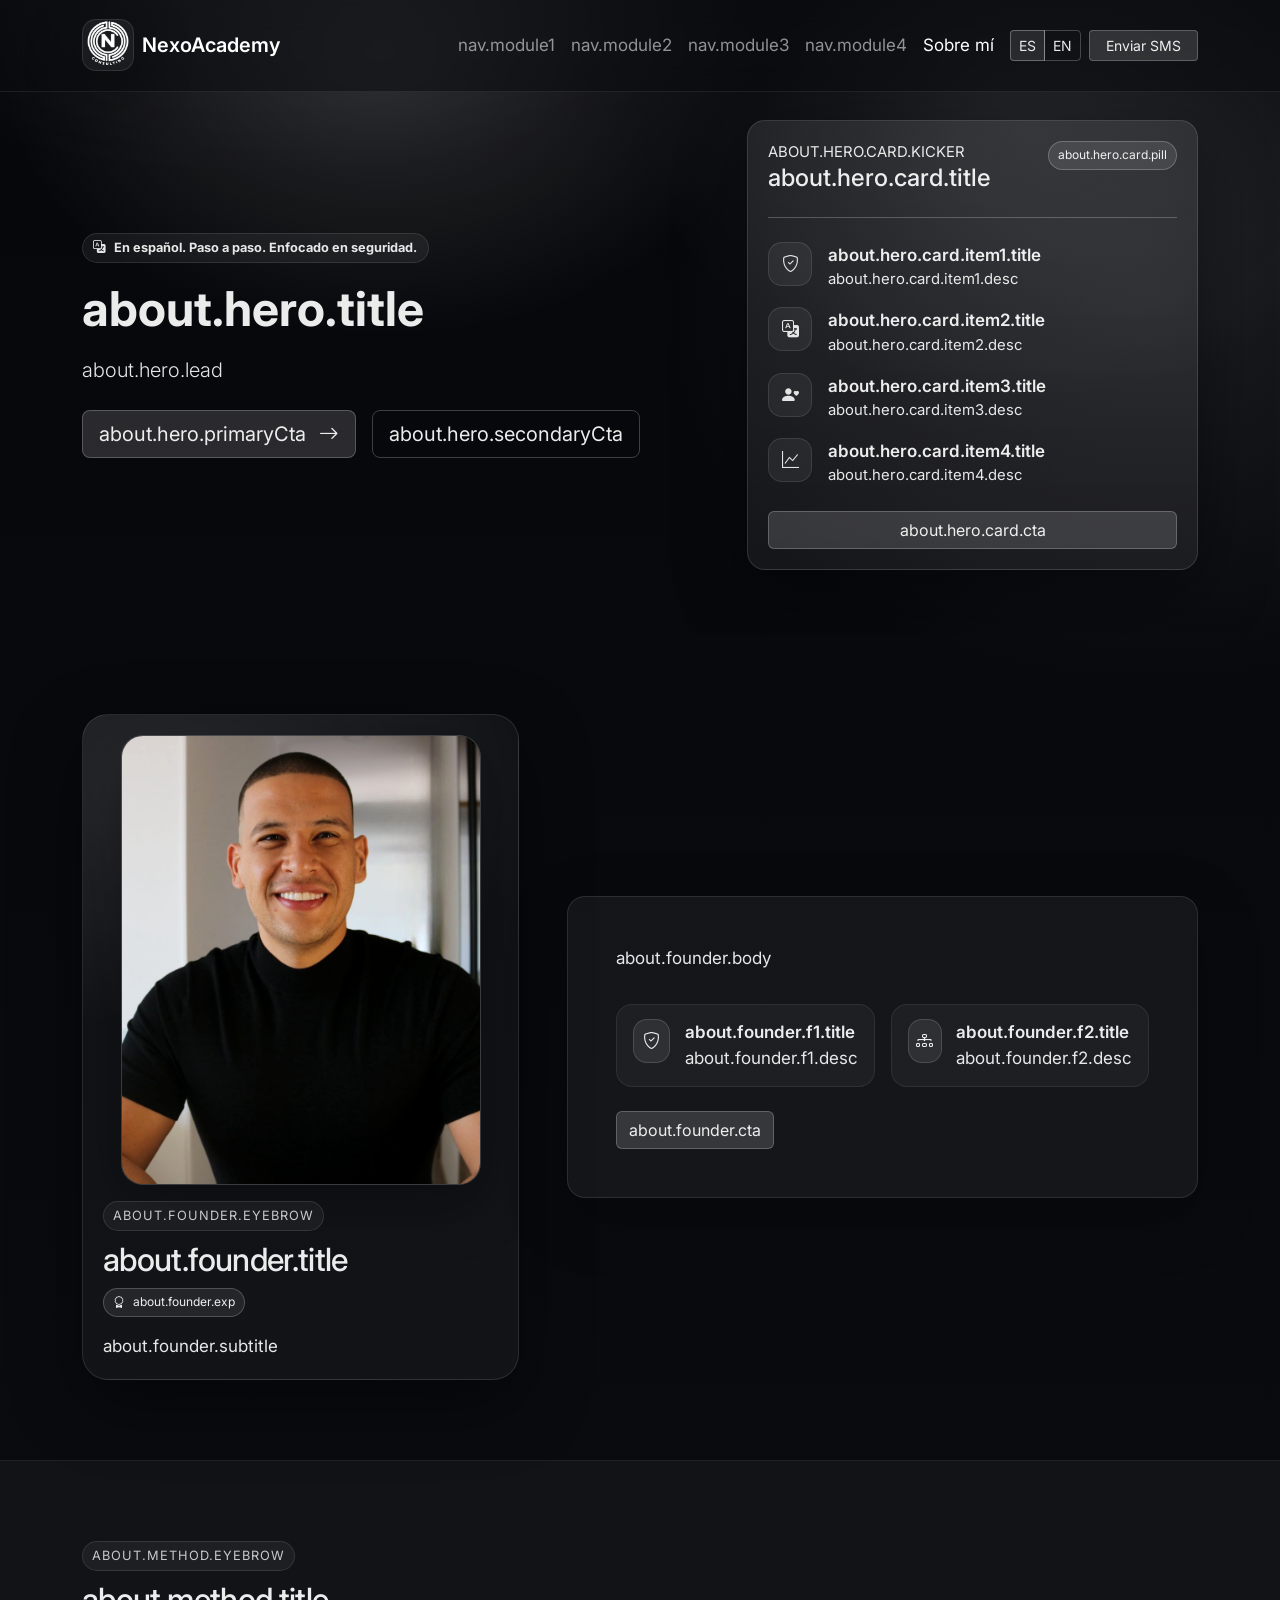
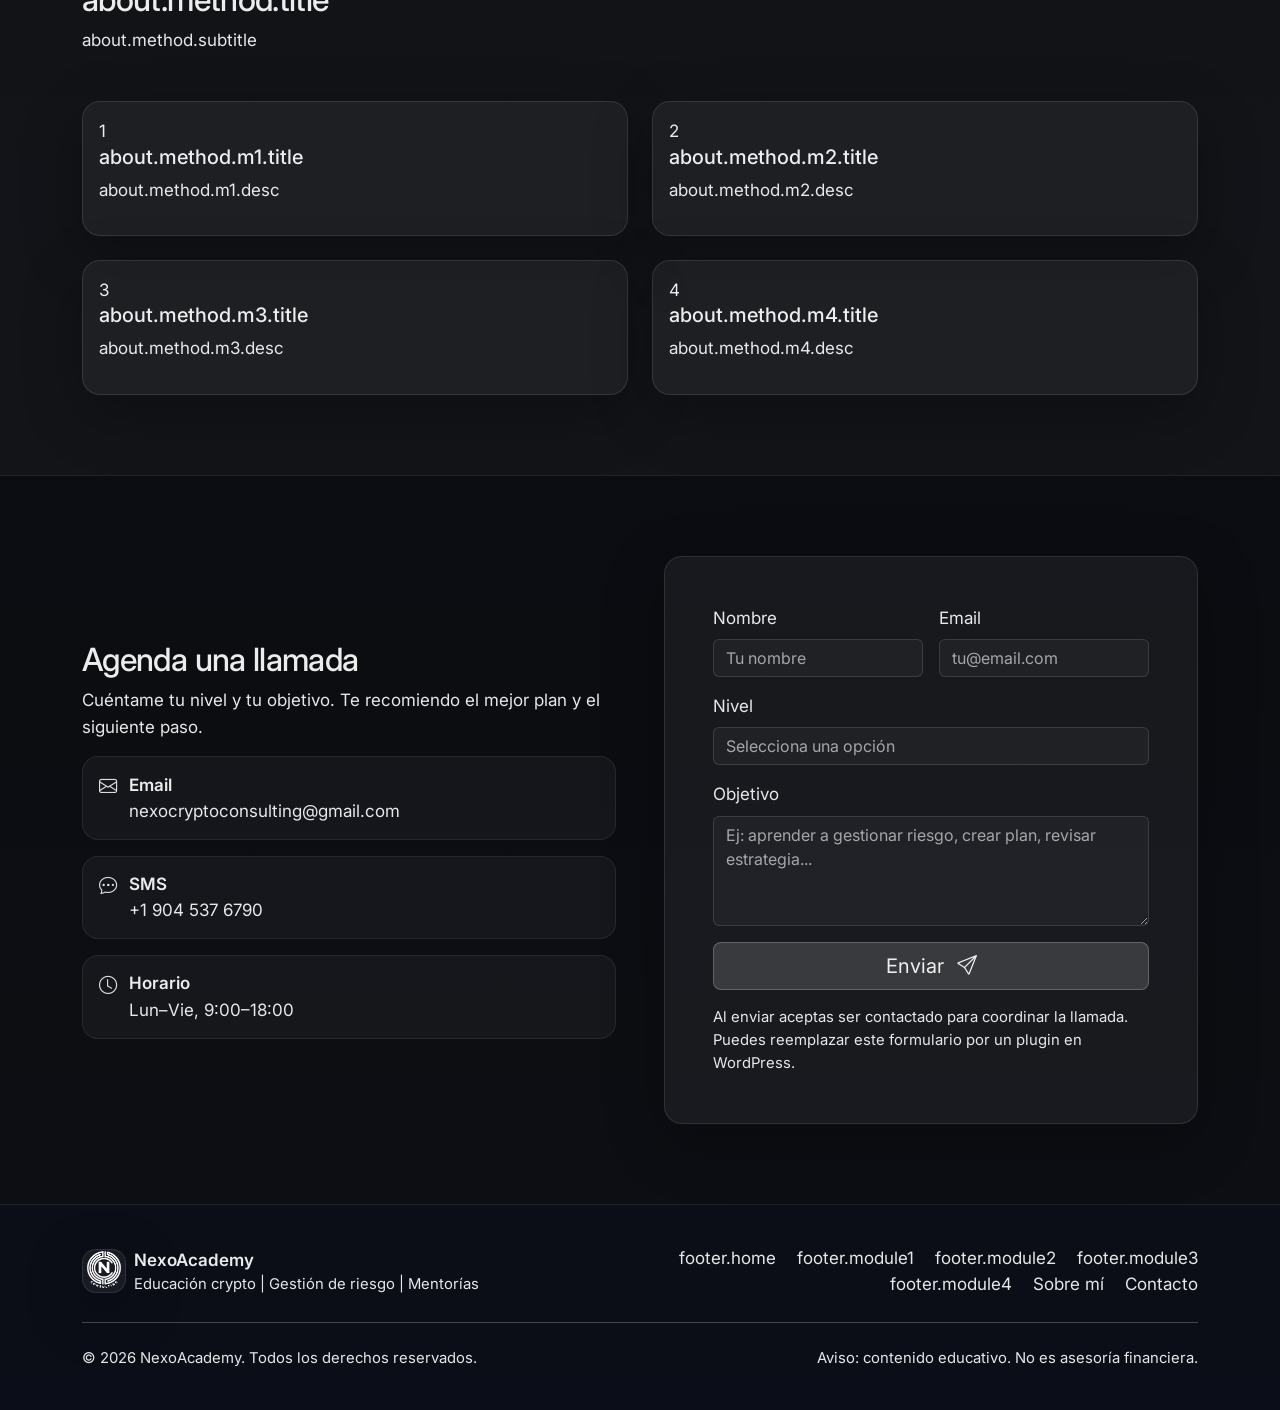
<file: sobre.html>
<!doctype html>
<html lang="es">
<head>
  <meta charset="utf-8" />
  <meta name="viewport" content="width=device-width, initial-scale=1" />
  <meta name="description" content="Sobre NexoAcademy: Educación crypto para latinos en USA. Julian Geovo, +15 años en activos digitales, mentorías en español." />
  <title>Sobre NexoAcademy | Educación Crypto en Español</title>

  <link rel="preconnect" href="https://fonts.googleapis.com">
  <link rel="preconnect" href="https://fonts.gstatic.com" crossorigin>
  <link href="https://fonts.googleapis.com/css2?family=Inter:wght@400;500;600;700&display=swap" rel="stylesheet">

  <link href="https://cdn.jsdelivr.net/npm/bootstrap@5.3.3/dist/css/bootstrap.min.css" rel="stylesheet" integrity="sha384-QWTKZyjpPEjISv5WaRU9OFeRpok6YctnYmDr5pNlyT2bRjXh0JMhjY6hW+ALEwIH" crossorigin="anonymous">
  <link rel="stylesheet" href="https://cdn.jsdelivr.net/npm/bootstrap-icons@1.11.3/font/bootstrap-icons.min.css">
  <link rel="stylesheet" href="https://cdn.jsdelivr.net/npm/aos@2.3.4/dist/aos.css">

  <link rel="stylesheet" href="assets/css/styles.css" />
</head>
<body>
  <a class="skip-link" href="#contenido">Saltar al contenido</a>

  <nav class="navbar navbar-expand-lg navbar-dark navbar-glass fixed-top" aria-label="Navegación principal">
    <div class="container">
      <a class="navbar-brand d-flex align-items-center gap-2" href="index.html">
        <span class="brand-logo-wrap" aria-hidden="true">
          <img class="brand-logo" src="img/logo.png" alt="NexoAcademy" onerror="this.style.display='none'; this.closest('.brand-logo-wrap').style.display='none'; this.closest('a').querySelector('.brand-mark').style.display='inline-block';" />
        </span>
        <span class="brand-mark" aria-hidden="true" style="display:none"></span>
        <span class="fw-semibold">NexoAcademy</span>
      </a>

      <button class="navbar-toggler" type="button" data-bs-toggle="collapse" data-bs-target="#nav" aria-controls="nav" aria-expanded="false" aria-label="Abrir menú">
        <span class="navbar-toggler-icon"></span>
      </button>

      <div class="collapse navbar-collapse" id="nav">
        <ul class="navbar-nav ms-auto mb-2 mb-lg-0 align-items-lg-center">
          <li class="nav-item"><a class="nav-link" href="modulo-1.html" data-i18n="nav.module1">Módulo 1</a></li>
          <li class="nav-item"><a class="nav-link" href="modulo-2.html" data-i18n="nav.module2">Módulo 2</a></li>
          <li class="nav-item"><a class="nav-link" href="modulo-3.html" data-i18n="nav.module3">Módulo 3</a></li>
          <li class="nav-item"><a class="nav-link" href="modulo-4.html" data-i18n="nav.module4">Módulo 4</a></li>
          <li class="nav-item"><a class="nav-link active" href="sobre.html" data-i18n="nav.about">Sobre NexoAcademy</a></li>

          <li class="nav-item ms-lg-2">
            <div class="btn-group lang-toggle" role="group" aria-label="Idioma">
              <button type="button" class="btn btn-outline-light btn-sm" id="langEs" aria-pressed="true">ES</button>
              <button type="button" class="btn btn-outline-light btn-sm" id="langEn" aria-pressed="false">EN</button>
            </div>
          </li>

          <li class="nav-item ms-lg-2">
            <a class="btn btn-primary btn-sm px-3" href="sms:+19045376790">
              <span data-i18n="nav.cta">Enviar SMS</span>
            </a>
          </li>
        </ul>
      </div>
    </div>
  </nav>

  <header id="top" class="hero">
    <div class="hero-bg" aria-hidden="true"></div>
    <div class="container position-relative">
      <div class="row align-items-center g-4">
        <div class="col-lg-7" id="contenido">
          <div class="badge badge-soft mb-3" data-aos="fade-up" data-aos-delay="50">
            <i class="bi bi-translate me-2"></i>
            <span data-i18n="hero.badge">En español. Paso a paso. Enfocado en seguridad.</span>
          </div>
          <h1 class="display-5 fw-bold lh-sm" data-aos="fade-up" data-aos-delay="120">
            <span data-i18n="about.hero.title">Sobre NexoAcademy</span>
          </h1>
          <p class="lead text-body-secondary mt-3" data-aos="fade-up" data-aos-delay="180">
            <span data-i18n="about.hero.lead">
              Educación crypto para latinos en USA. Explicaciones claras, sin tecnicismos, con foco en seguridad y decisiones tranquilas.
            </span>
          </p>

          <div class="d-flex flex-column flex-sm-row gap-3 mt-4" data-aos="fade-up" data-aos-delay="240">
            <a class="btn btn-primary btn-lg" href="index.html">
              <span data-i18n="about.hero.primaryCta">Ver módulos</span>
              <i class="bi bi-arrow-right ms-2"></i>
            </a>
            <a class="btn btn-outline-light btn-lg" href="sms:+19045376790"><span data-i18n="about.hero.secondaryCta">Contactar</span></a>
          </div>
        </div>

        <div class="col-lg-5">
          <div class="hero-card" data-aos="zoom-in" data-aos-delay="160">
            <div class="d-flex align-items-start justify-content-between">
              <div>
                <div class="text-uppercase small text-body-secondary" data-i18n="about.hero.card.kicker">Misión</div>
                <div class="h4 mb-0" data-i18n="about.hero.card.title">Bitcoin sin miedo</div>
              </div>
              <span class="pill" data-i18n="about.hero.card.pill">Confianza</span>
            </div>

            <hr class="my-4" />

            <div class="vstack gap-3">
              <div class="d-flex gap-3">
                <div class="icon-circle"><i class="bi bi-shield-check"></i></div>
                <div>
                  <div class="fw-semibold" data-i18n="about.hero.card.item1.title">Seguridad primero</div>
                  <div class="small text-body-secondary" data-i18n="about.hero.card.item1.desc">Protección contra estafas y buenas prácticas.</div>
                </div>
              </div>
              <div class="d-flex gap-3">
                <div class="icon-circle"><i class="bi bi-translate"></i></div>
                <div>
                  <div class="fw-semibold" data-i18n="about.hero.card.item2.title">Español claro</div>
                  <div class="small text-body-secondary" data-i18n="about.hero.card.item2.desc">Sin jerga técnica, explicado simple.</div>
                </div>
              </div>
              <div class="d-flex gap-3">
                <div class="icon-circle"><i class="bi bi-person-heart"></i></div>
                <div>
                  <div class="fw-semibold" data-i18n="about.hero.card.item3.title">Enfoque humano</div>
                  <div class="small text-body-secondary" data-i18n="about.hero.card.item3.desc">Para latinos 40+ que trabajan duro.</div>
                </div>
              </div>
              <div class="d-flex gap-3">
                <div class="icon-circle"><i class="bi bi-graph-up"></i></div>
                <div>
                  <div class="fw-semibold" data-i18n="about.hero.card.item4.title">Resultados reales</div>
                  <div class="small text-body-secondary" data-i18n="about.hero.card.item4.desc">Acompañamiento paso a paso.</div>
                </div>
              </div>
            </div>

            <div class="d-grid mt-4">
              <a class="btn btn-primary" href="#fundador"><span data-i18n="about.hero.card.cta">Conoce al fundador</span></a>
            </div>
          </div>
        </div>
      </div>
    </div>
  </header>

  <main>
    <section id="fundador" class="section">
      <div class="container">
        <div class="row g-5 align-items-center">
          <div class="col-lg-5" data-aos="fade-up">
            <div class="profile-card">
              <div class="profile-photo-wrap">
                <img class="profile-photo" src="img/julio.jpeg" alt="" loading="lazy" onerror="this.style.display='none'; this.closest('.profile-photo-wrap').style.display='none';" />
              </div>
              <div class="mt-3">
                <div class="eyebrow" data-i18n="about.founder.eyebrow">Fundador</div>
                <h2 class="section-title mb-2" data-i18n="about.founder.title">Julian Geovo</h2>
                <div class="tag tag-solid d-inline-flex align-items-center gap-2 mb-3">
                  <i class="bi bi-award"></i>
                  <span data-i18n="about.founder.exp">+15 años en el ecosistema de activos digitales</span>
                </div>
                <p class="section-subtitle mb-0" data-i18n="about.founder.subtitle">Te ayudo a entender Bitcoin con calma, sin presión y con foco en seguridad.</p>
              </div>
            </div>
          </div>

          <div class="col-lg-7" data-aos="fade-up" data-aos-delay="80">
            <div class="card card-neo">
              <div class="card-body p-4 p-md-5">
                <p class="text-body-secondary" data-i18n="about.founder.body">He acompañado a personas (especialmente latinos en USA 40+) a dar sus primeros pasos: entender lo básico, comprar de forma correcta y evitar estafas. Mi estilo es simple y directo: te explico el "por qué", te doy un plan y te ayudo a ejecutar.</p>

                <div class="row g-3 mt-1">
                  <div class="col-md-6">
                    <div class="feature h-100">
                      <div class="feature-icon"><i class="bi bi-shield-check"></i></div>
                      <div>
                        <div class="fw-semibold" data-i18n="about.founder.f1.title">Seguridad primero</div>
                        <div class="text-body-secondary" data-i18n="about.founder.f1.desc">Buenas prácticas, 2FA, enlaces, estafas y custodia.</div>
                      </div>
                    </div>
                  </div>
                  <div class="col-md-6">
                    <div class="feature h-100">
                      <div class="feature-icon"><i class="bi bi-diagram-3"></i></div>
                      <div>
                        <div class="fw-semibold" data-i18n="about.founder.f2.title">Plan claro</div>
                        <div class="text-body-secondary" data-i18n="about.founder.f2.desc">Paso a paso, sin tecnicismos y con decisiones tranquilas.</div>
                      </div>
                    </div>
                  </div>
                </div>

                <div class="mt-4">
                  <a class="btn btn-primary" href="sms:+19045376790"><span data-i18n="about.founder.cta">Cuéntame tu caso</span></a>
                </div>
              </div>
            </div>
          </div>
        </div>
      </div>
    </section>

    <section id="metodologia" class="section section-alt">
      <div class="container">
        <div class="row align-items-end g-4">
          <div class="col-lg-8" data-aos="fade-up">
            <div class="eyebrow" data-i18n="about.method.eyebrow">Metodología</div>
            <h2 class="section-title" data-i18n="about.method.title">Cómo enseñamos</h2>
            <p class="section-subtitle" data-i18n="about.method.subtitle">
              No enseñamos a "hacer trading rápido". Enseñamos a entender, proteger y tomar decisiones con calma.
            </p>
          </div>
        </div>

        <div class="row g-4 mt-2">
          <div class="col-lg-6" data-aos="fade-up" data-aos-delay="60">
            <div class="card card-neo h-100 module-card">
              <div class="card-body">
                <div class="method-number">1</div>
                <h3 class="h5 mb-2" data-i18n="about.method.m1.title">Entender primero</h3>
                <p class="text-body-secondary mb-3" data-i18n="about.method.m1.desc">Explicamos el porqué de Bitcoin sin tecnicismos, con ejemplos de la vida real.</p>
              </div>
            </div>
          </div>
          <div class="col-lg-6" data-aos="fade-up" data-aos-delay="120">
            <div class="card card-neo h-100 module-card">
              <div class="card-body">
                <div class="method-number">2</div>
                <h3 class="h5 mb-2" data-i18n="about.method.m2.title">Proteger siempre</h3>
                <p class="text-body-secondary mb-3" data-i18n="about.method.m2.desc">Seguridad es la base: 2FA, estafas, custodia y buenas prácticas.</p>
              </div>
            </div>
          </div>
          <div class="col-lg-6" data-aos="fade-up" data-aos-delay="180">
            <div class="card card-neo h-100 module-card">
              <div class="card-body">
                <div class="method-number">3</div>
                <h3 class="h5 mb-2" data-i18n="about.method.m3.title">Actuar con calma</h3>
                <p class="text-body-secondary mb-3" data-i18n="about.method.m3.desc">Planes simples, gestión de riesgo y decisiones sin pánico ni FOMO.</p>
              </div>
            </div>
          </div>
          <div class="col-lg-6" data-aos="fade-up" data-aos-delay="240">
            <div class="card card-neo h-100 module-card">
              <div class="card-body">
                <div class="method-number">4</div>
                <h3 class="h5 mb-2" data-i18n="about.method.m4.title">Acompañar si quieres</h3>
                <p class="text-body-secondary mb-3" data-i18n="about.method.m4.desc">Si necesitas ayuda personalizada, estoy disponible para guiarte paso a paso.</p>
              </div>
            </div>
          </div>
        </div>
      </div>
    </section>

    <section id="contacto" class="section">
      <div class="container">
        <div class="row g-5 align-items-center">
          <div class="col-lg-6" data-aos="fade-up">
            <h2 class="section-title" data-i18n="contact.title">Agenda una llamada</h2>
            <p class="section-subtitle" data-i18n="contact.subtitle">Cuéntame tu nivel y tu objetivo. Te recomiendo el mejor plan y el siguiente paso.</p>

            <div class="vstack gap-3">
              <div class="contact-item">
                <i class="bi bi-envelope"></i>
                <div>
                  <div class="fw-semibold" data-i18n="contact.email">Email</div>
                  <div class="text-body-secondary">nexocryptoconsulting@gmail.com</div>
                </div>
              </div>
              <div class="contact-item">
                <i class="bi bi-chat-dots"></i>
                <div>
                  <div class="fw-semibold" data-i18n="contact.whatsapp">SMS</div>
                  <div class="text-body-secondary"><a class="footer-link ms-0" href="sms:+19045376790">+1 904 537 6790</a></div>
                </div>
              </div>
              <div class="contact-item">
                <i class="bi bi-clock"></i>
                <div>
                  <div class="fw-semibold" data-i18n="contact.hours">Horario</div>
                  <div class="text-body-secondary" data-i18n="contact.hoursValue">Lun-Vie, 9:00-18:00</div>
                </div>
              </div>
            </div>
          </div>

          <div class="col-lg-6" data-aos="fade-up" data-aos-delay="80">
            <div class="card card-neo">
              <div class="card-body p-4 p-md-5">
                <form class="needs-validation" novalidate>
                  <div class="row g-3">
                    <div class="col-md-6">
                      <label class="form-label" for="nombre" data-i18n="form.name.label">Nombre</label>
                      <input class="form-control" id="nombre" name="nombre" placeholder="Tu nombre" data-i18n-placeholder="form.name.placeholder" required />
                      <div class="invalid-feedback" data-i18n="form.name.error">Ingresa tu nombre.</div>
                    </div>
                    <div class="col-md-6">
                      <label class="form-label" for="email" data-i18n="form.email.label">Email</label>
                      <input class="form-control" id="email" name="email" type="email" placeholder="tu@email.com" data-i18n-placeholder="form.email.placeholder" required />
                      <div class="invalid-feedback" data-i18n="form.email.error">Ingresa un email válido.</div>
                    </div>
                    <div class="col-12">
                      <label class="form-label" for="nivel" data-i18n="form.level.label">Nivel</label>
                      <select class="form-select" id="nivel" name="nivel" required>
                        <option value="" selected disabled data-i18n="form.level.placeholder">Selecciona una opción</option>
                        <option data-i18n="form.level.o1">Nuevo / Básico</option>
                        <option data-i18n="form.level.o2">Intermedio</option>
                        <option data-i18n="form.level.o3">Ya opero (quiero sistema)</option>
                      </select>
                      <div class="invalid-feedback" data-i18n="form.level.error">Selecciona tu nivel.</div>
                    </div>
                    <div class="col-12">
                      <label class="form-label" for="mensaje" data-i18n="form.goal.label">Objetivo</label>
                      <textarea class="form-control" id="mensaje" name="mensaje" rows="4" placeholder="Ej: aprender a gestionar riesgo, crear plan, revisar estrategia..." data-i18n-placeholder="form.goal.placeholder" required></textarea>
                      <div class="invalid-feedback" data-i18n="form.goal.error">Cuéntame tu objetivo.</div>
                    </div>
                    <div class="col-12 d-grid">
                      <button class="btn btn-primary btn-lg" type="submit">
                        <span data-i18n="form.submit">Enviar</span>
                        <i class="bi bi-send ms-2"></i>
                      </button>
                    </div>
                    <div class="col-12">
                      <div class="small text-body-secondary" data-i18n="form.disclaimer">
                        Al enviar aceptas ser contactado para coordinar la llamada. Puedes reemplazar este formulario por un plugin en WordPress.
                      </div>
                    </div>
                  </div>
                </form>
              </div>
            </div>
          </div>
        </div>
      </div>
    </section>
  </main>

  <footer class="footer">
    <div class="container">
      <div class="row g-4 align-items-center">
        <div class="col-md-6">
          <div class="d-flex align-items-center gap-2">
            <span class="brand-logo-wrap" aria-hidden="true">
              <img class="brand-logo" src="img/logo.png" alt="NexoAcademy" onerror="this.style.display='none'; this.closest('.brand-logo-wrap').style.display='none'; this.closest('.d-flex').querySelector('.brand-mark').style.display='inline-block';" />
            </span>
            <span class="brand-mark" aria-hidden="true" style="display:none"></span>
            <div>
              <div class="fw-semibold">NexoAcademy</div>
              <div class="small text-body-secondary">Educación crypto | Gestión de riesgo | Mentorías</div>
            </div>
          </div>
        </div>
        <div class="col-md-6 text-md-end">
          <a class="footer-link" href="index.html" data-i18n="footer.home">Inicio</a>
          <a class="footer-link" href="modulo-1.html" data-i18n="footer.module1">Seguridad</a>
          <a class="footer-link" href="modulo-2.html" data-i18n="footer.module2">Compra</a>
          <a class="footer-link" href="modulo-3.html" data-i18n="footer.module3">Plan</a>
          <a class="footer-link" href="modulo-4.html" data-i18n="footer.module4">Herramientas</a>
          <a class="footer-link" href="sobre.html" data-i18n="footer.about">Sobre NexoAcademy</a>
          <a class="footer-link" href="sms:+19045376790" data-i18n="footer.contact">SMS</a>
        </div>
      </div>

      <hr class="my-4" />

      <div class="d-flex flex-column flex-md-row justify-content-between gap-2">
        <div class="small text-body-secondary">© <span id="year"></span> <span data-i18n="footer.rights">NexoAcademy. Todos los derechos reservados.</span></div>
        <div class="small text-body-secondary" data-i18n="footer.notice">Aviso: contenido educativo. No es asesoría financiera.</div>
      </div>
    </div>
  </footer>

  <script src="https://cdn.jsdelivr.net/npm/bootstrap@5.3.3/dist/js/bootstrap.bundle.min.js" integrity="sha384-YvpcrYf0tY3lHB60NNkmXc5s9fDVZLESaAA55NDzOxhy9GkcIdslK1eN7N6jIeHz" crossorigin="anonymous"></script>
  <script src="https://cdn.jsdelivr.net/npm/aos@2.3.4/dist/aos.js"></script>
  <script src="assets/js/main.js"></script>
</body>
</html>
</file>
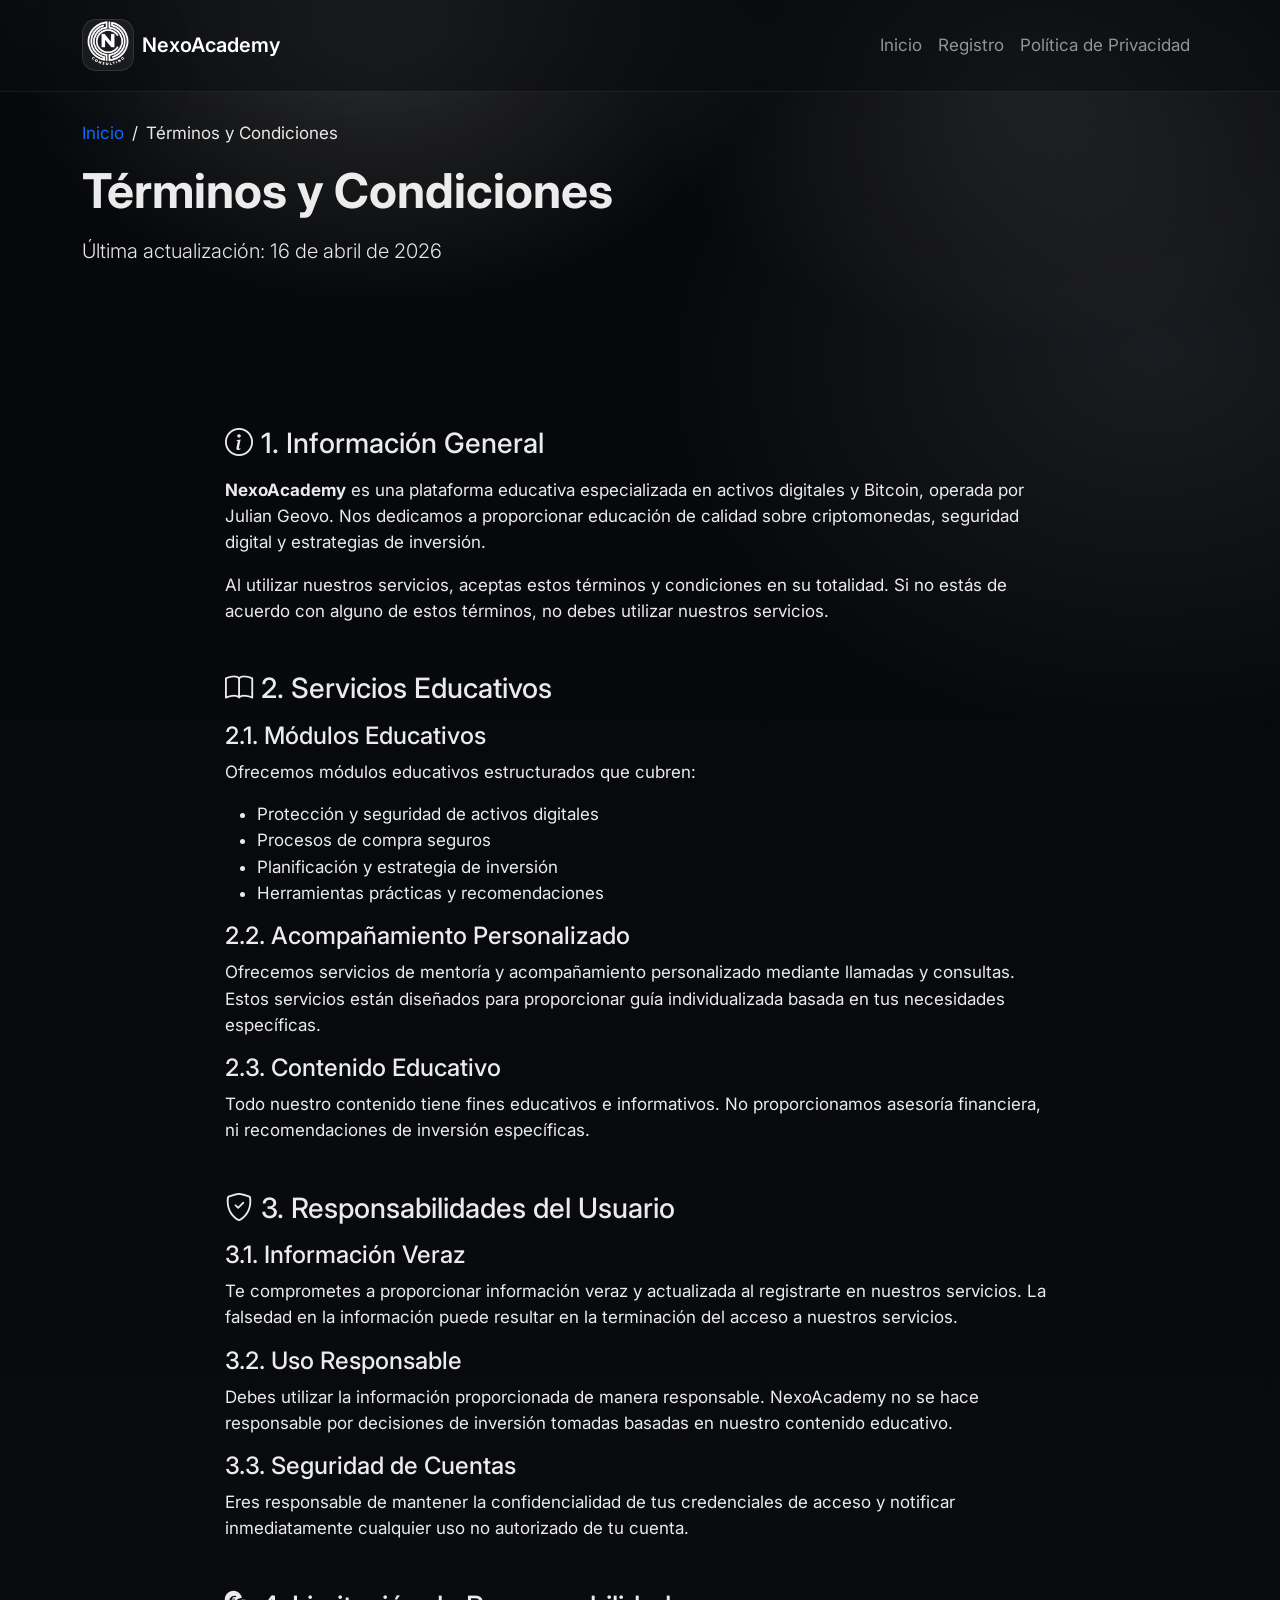
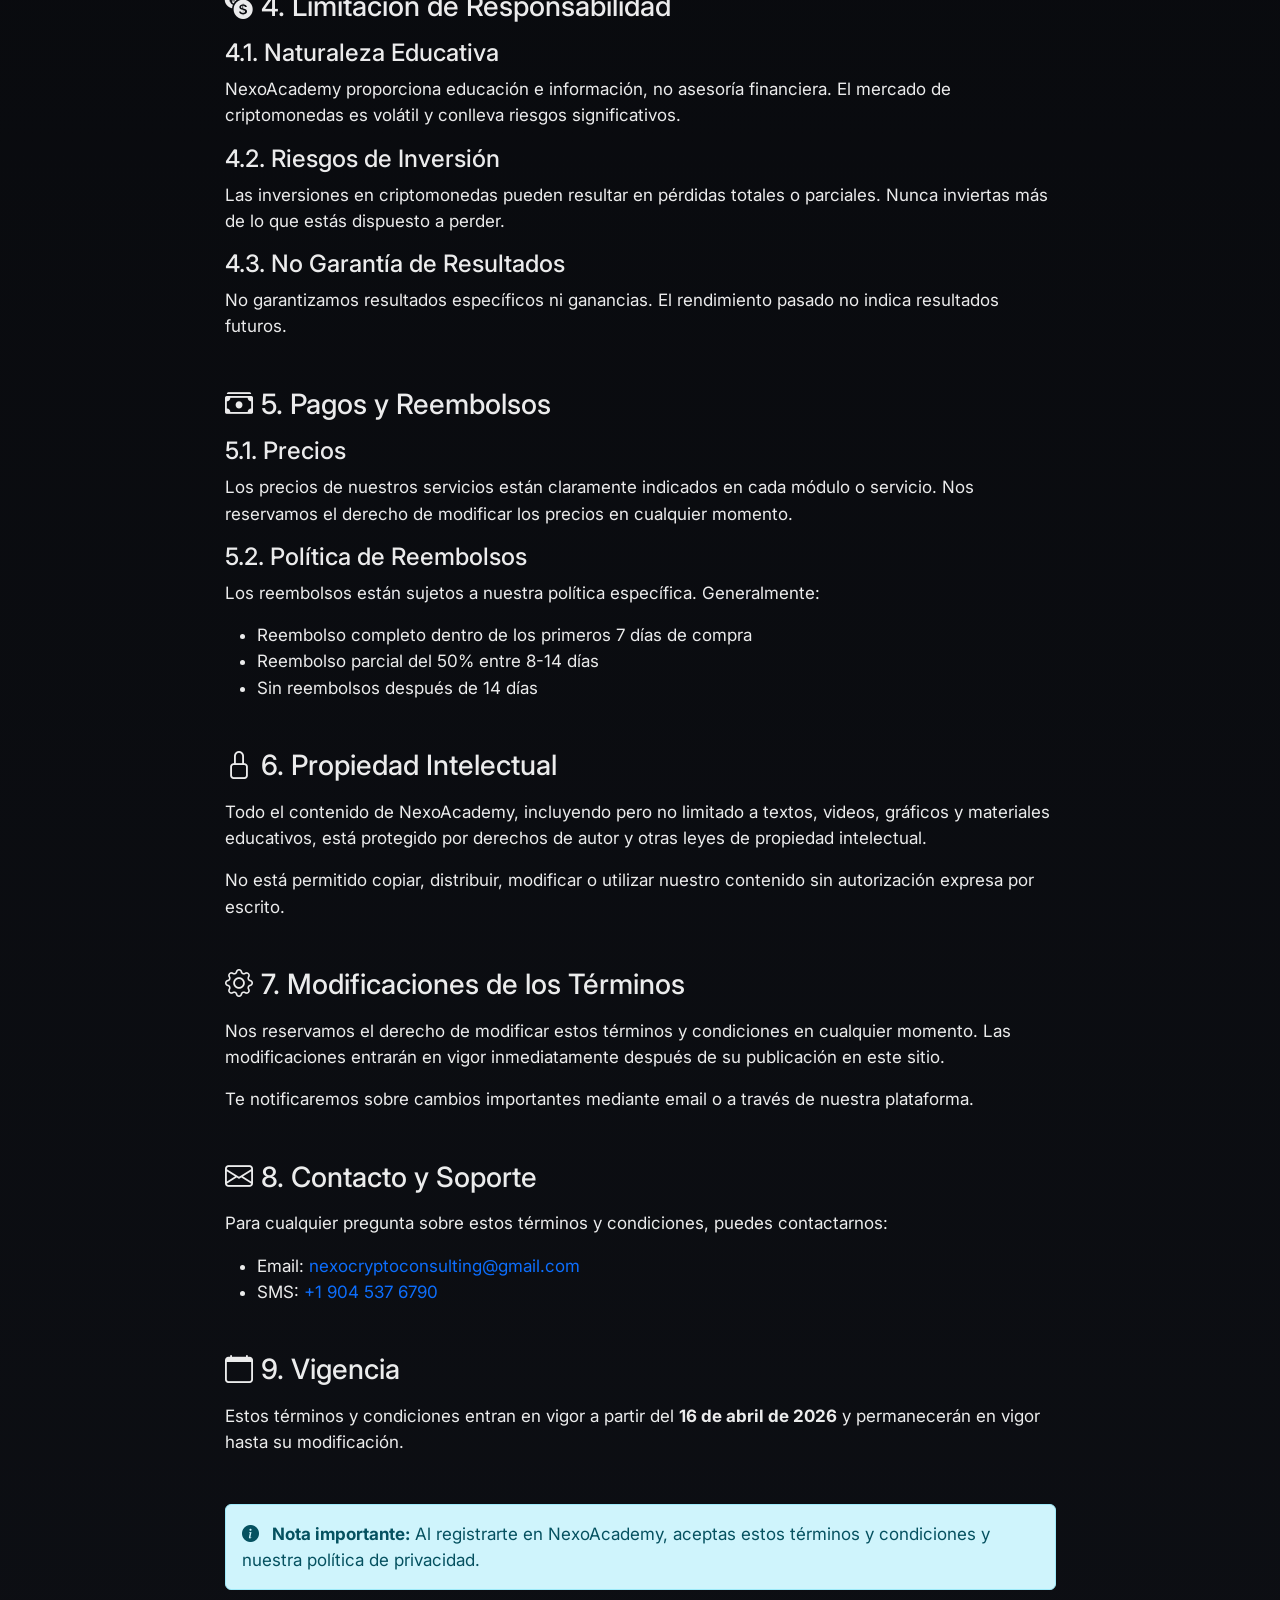
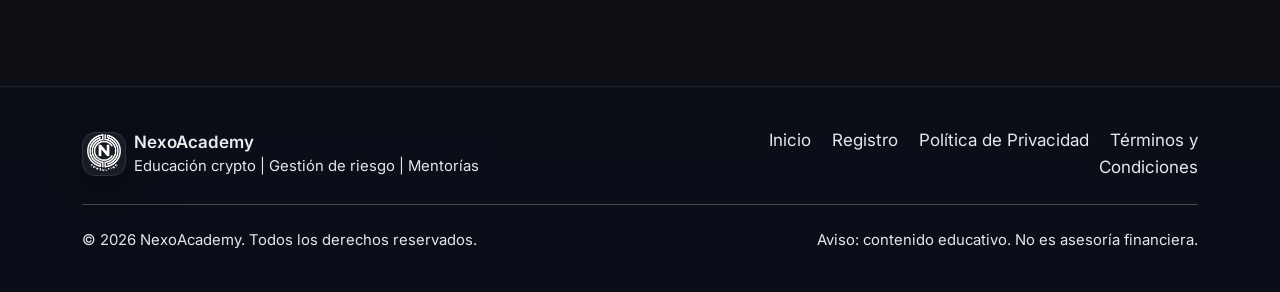
<file: terminos.html>
<!doctype html>
<html lang="es">
<head>
  <meta charset="utf-8" />
  <meta name="viewport" content="width=device-width, initial-scale=1" />
  <meta name="description" content="Términos y Condiciones de NexoAcademy - Educación en activos digitales y Bitcoin" />
  <title>Términos y Condiciones | NexoAcademy</title>

  <link rel="preconnect" href="https://fonts.googleapis.com">
  <link rel="preconnect" href="https://fonts.gstatic.com" crossorigin>
  <link href="https://fonts.googleapis.com/css2?family=Inter:wght@400;500;600;700&display=swap" rel="stylesheet">

  <link href="https://cdn.jsdelivr.net/npm/bootstrap@5.3.3/dist/css/bootstrap.min.css" rel="stylesheet" integrity="sha384-QWTKZyjpPEjISv5WaRU9OFeRpok6YctnYmDr5pNlyT2bRjXh0JMhjY6hW+ALEwIH" crossorigin="anonymous">
  <link rel="stylesheet" href="https://cdn.jsdelivr.net/npm/bootstrap-icons@1.11.3/font/bootstrap-icons.min.css">
  <link rel="stylesheet" href="https://cdn.jsdelivr.net/npm/aos@2.3.4/dist/aos.css">

  <link rel="stylesheet" href="assets/css/styles.css" />
</head>
<body>
  <a class="skip-link" href="#contenido">Saltar al contenido</a>

  <nav class="navbar navbar-expand-lg navbar-dark navbar-glass fixed-top" aria-label="Navegación principal">
    <div class="container">
      <a class="navbar-brand d-flex align-items-center gap-2" href="index.html">
        <span class="brand-logo-wrap" aria-hidden="true">
          <img class="brand-logo" src="img/logo.png" alt="NexoAcademy" onerror="this.style.display='none'; this.closest('.brand-logo-wrap').style.display='none'; this.closest('a').querySelector('.brand-mark').style.display='inline-block';" />
        </span>
        <span class="brand-mark" aria-hidden="true" style="display:none"></span>
        <span class="fw-semibold">NexoAcademy</span>
      </a>

      <button class="navbar-toggler" type="button" data-bs-toggle="collapse" data-bs-target="#nav" aria-controls="nav" aria-expanded="false" aria-label="Abrir menú">
        <span class="navbar-toggler-icon"></span>
      </button>

      <div class="collapse navbar-collapse" id="nav">
        <ul class="navbar-nav ms-auto mb-2 mb-lg-0 align-items-lg-center">
          <li class="nav-item"><a class="nav-link" href="index.html">Inicio</a></li>
          <li class="nav-item"><a class="nav-link" href="#registro">Registro</a></li>
          <li class="nav-item"><a class="nav-link" href="politica-privacidad.html">Política de Privacidad</a></li>
        </ul>
      </div>
    </div>
  </nav>

  <header class="hero hero-sm">
    <div class="hero-bg" aria-hidden="true"></div>
    <div class="container position-relative">
      <div class="row">
        <div class="col-lg-8" id="contenido">
          <div class="breadcrumb mb-3" data-aos="fade-up">
            <a href="index.html" class="text-decoration-none">Inicio</a>
            <span class="mx-2">/</span>
            <span class="text-body-secondary">Términos y Condiciones</span>
          </div>
          <h1 class="display-5 fw-bold" data-aos="fade-up">
            Términos y Condiciones
          </h1>
          <p class="lead text-body-secondary mt-3" data-aos="fade-up">
            Última actualización: <span id="fechaActualizacion"></span>
          </p>
        </div>
      </div>
    </div>
  </header>

  <main class="section">
    <div class="container">
      <div class="row justify-content-center">
        <div class="col-lg-9">
          <div class="content-card" data-aos="fade-up">
            <div class="content-body">
              
              <section class="mb-5">
                <h2 class="h3 mb-3"><i class="bi bi-info-circle me-2"></i>1. Información General</h2>
                <p><strong>NexoAcademy</strong> es una plataforma educativa especializada en activos digitales y Bitcoin, operada por Julian Geovo. Nos dedicamos a proporcionar educación de calidad sobre criptomonedas, seguridad digital y estrategias de inversión.</p>
                <p>Al utilizar nuestros servicios, aceptas estos términos y condiciones en su totalidad. Si no estás de acuerdo con alguno de estos términos, no debes utilizar nuestros servicios.</p>
              </section>

              <section class="mb-5">
                <h2 class="h3 mb-3"><i class="bi bi-book me-2"></i>2. Servicios Educativos</h2>
                <h4>2.1. Módulos Educativos</h4>
                <p>Ofrecemos módulos educativos estructurados que cubren:</p>
                <ul>
                  <li>Protección y seguridad de activos digitales</li>
                  <li>Procesos de compra seguros</li>
                  <li>Planificación y estrategia de inversión</li>
                  <li>Herramientas prácticas y recomendaciones</li>
                </ul>

                <h4>2.2. Acompañamiento Personalizado</h4>
                <p>Ofrecemos servicios de mentoría y acompañamiento personalizado mediante llamadas y consultas. Estos servicios están diseñados para proporcionar guía individualizada basada en tus necesidades específicas.</p>

                <h4>2.3. Contenido Educativo</h4>
                <p>Todo nuestro contenido tiene fines educativos e informativos. No proporcionamos asesoría financiera, ni recomendaciones de inversión específicas.</p>
              </section>

              <section class="mb-5">
                <h2 class="h3 mb-3"><i class="bi bi-shield-check me-2"></i>3. Responsabilidades del Usuario</h2>
                <h4>3.1. Información Veraz</h4>
                <p>Te comprometes a proporcionar información veraz y actualizada al registrarte en nuestros servicios. La falsedad en la información puede resultar en la terminación del acceso a nuestros servicios.</p>

                <h4>3.2. Uso Responsable</h4>
                <p>Debes utilizar la información proporcionada de manera responsable. NexoAcademy no se hace responsable por decisiones de inversión tomadas basadas en nuestro contenido educativo.</p>

                <h4>3.3. Seguridad de Cuentas</h4>
                <p>Eres responsable de mantener la confidencialidad de tus credenciales de acceso y notificar inmediatamente cualquier uso no autorizado de tu cuenta.</p>
              </section>

              <section class="mb-5">
                <h2 class="h3 mb-3"><i class="bi bi-currency-exchange me-2"></i>4. Limitación de Responsabilidad</h2>
                <h4>4.1. Naturaleza Educativa</h4>
                <p>NexoAcademy proporciona educación e información, no asesoría financiera. El mercado de criptomonedas es volátil y conlleva riesgos significativos.</p>

                <h4>4.2. Riesgos de Inversión</h4>
                <p>Las inversiones en criptomonedas pueden resultar en pérdidas totales o parciales. Nunca inviertas más de lo que estás dispuesto a perder.</p>

                <h4>4.3. No Garantía de Resultados</h4>
                <p>No garantizamos resultados específicos ni ganancias. El rendimiento pasado no indica resultados futuros.</p>
              </section>

              <section class="mb-5">
                <h2 class="h3 mb-3"><i class="bi bi-cash-stack me-2"></i>5. Pagos y Reembolsos</h2>
                <h4>5.1. Precios</h4>
                <p>Los precios de nuestros servicios están claramente indicados en cada módulo o servicio. Nos reservamos el derecho de modificar los precios en cualquier momento.</p>

                <h4>5.2. Política de Reembolsos</h4>
                <p>Los reembolsos están sujetos a nuestra política específica. Generalmente:</p>
                <ul>
                  <li>Reembolso completo dentro de los primeros 7 días de compra</li>
                  <li>Reembolso parcial del 50% entre 8-14 días</li>
                  <li>Sin reembolsos después de 14 días</li>
                </ul>
              </section>

              <section class="mb-5">
                <h2 class="h3 mb-3"><i class="bi bi-lock me-2"></i>6. Propiedad Intelectual</h2>
                <p>Todo el contenido de NexoAcademy, incluyendo pero no limitado a textos, videos, gráficos y materiales educativos, está protegido por derechos de autor y otras leyes de propiedad intelectual.</p>
                <p>No está permitido copiar, distribuir, modificar o utilizar nuestro contenido sin autorización expresa por escrito.</p>
              </section>

              <section class="mb-5">
                <h2 class="h3 mb-3"><i class="bi bi-gear me-2"></i>7. Modificaciones de los Términos</h2>
                <p>Nos reservamos el derecho de modificar estos términos y condiciones en cualquier momento. Las modificaciones entrarán en vigor inmediatamente después de su publicación en este sitio.</p>
                <p>Te notificaremos sobre cambios importantes mediante email o a través de nuestra plataforma.</p>
              </section>

              <section class="mb-5">
                <h2 class="h3 mb-3"><i class="bi bi-envelope me-2"></i>8. Contacto y Soporte</h2>
                <p>Para cualquier pregunta sobre estos términos y condiciones, puedes contactarnos:</p>
                <ul>
                  <li>Email: <a href="mailto:nexocryptoconsulting@gmail.com">nexocryptoconsulting@gmail.com</a></li>
                  <li>SMS: <a href="sms:+19045376790">+1 904 537 6790</a></li>
                </ul>
              </section>

              <section class="mb-5">
                <h2 class="h3 mb-3"><i class="bi bi-calendar me-2"></i>9. Vigencia</h2>
                <p>Estos términos y condiciones entran en vigor a partir del <strong>16 de abril de 2026</strong> y permanecerán en vigor hasta su modificación.</p>
              </section>

              <div class="alert alert-info mt-5">
                <i class="bi bi-info-circle-fill me-2"></i>
                <strong>Nota importante:</strong> Al registrarte en NexoAcademy, aceptas estos términos y condiciones y nuestra política de privacidad.
              </div>

            </div>
          </div>
        </div>
      </div>
    </div>
  </main>

  <footer class="footer">
    <div class="container">
      <div class="row g-4 align-items-center">
        <div class="col-md-6">
          <div class="d-flex align-items-center gap-2">
            <span class="brand-logo-wrap" aria-hidden="true">
              <img class="brand-logo" src="img/logo.png" alt="NexoAcademy" onerror="this.style.display='none'; this.closest('.brand-logo-wrap').style.display='none'; this.closest('.d-flex').querySelector('.brand-mark').style.display='inline-block';" />
            </span>
            <span class="brand-mark" aria-hidden="true" style="display:none"></span>
            <div>
              <div class="fw-semibold">NexoAcademy</div>
              <div class="small text-body-secondary">Educación crypto | Gestión de riesgo | Mentorías</div>
            </div>
          </div>
        </div>
        <div class="col-md-6 text-md-end">
          <a class="footer-link" href="index.html">Inicio</a>
          <a class="footer-link" href="#registro">Registro</a>
          <a class="footer-link" href="politica-privacidad.html">Política de Privacidad</a>
          <a class="footer-link" href="terminos.html">Términos y Condiciones</a>
        </div>
      </div>

      <hr class="my-4" />

      <div class="d-flex flex-column flex-md-row justify-content-between gap-2">
        <div class="small text-body-secondary">© <span id="year"></span> NexoAcademy. Todos los derechos reservados.</div>
        <div class="small text-body-secondary">Aviso: contenido educativo. No es asesoría financiera.</div>
      </div>
    </div>
  </footer>

  <script src="https://cdn.jsdelivr.net/npm/bootstrap@5.3.3/dist/js/bootstrap.bundle.min.js" integrity="sha384-YvpcrYf0tY3lHB60NNkmXc5s9fDVZLESaAA55NDzOxhy9GkcIdslK1eN7N6jIeHz" crossorigin="anonymous"></script>
  <script src="https://cdn.jsdelivr.net/npm/aos@2.3.4/dist/aos.js"></script>
  <script>
    // Inicialización
    document.addEventListener('DOMContentLoaded', function() {
      // AOS
      if (window.AOS) {
        AOS.init({
          duration: 650,
          easing: 'ease-out-cubic',
          once: true,
          offset: 60
        });
      }

      // Fecha actualización
      const fechaActualizacion = document.getElementById('fechaActualizacion');
      if (fechaActualizacion) {
        fechaActualizacion.textContent = '16 de abril de 2026';
      }

      // Año en footer
      const yearEl = document.getElementById('year');
      if (yearEl) yearEl.textContent = String(new Date().getFullYear());
    });
  </script>
</body>
</html>
</file>
<file: assets/css/styles.css>
:root{
  --bg-0:#06070A;
  --bg-1:#0D0F14;
  --card: rgba(255,255,255,.06);
  --stroke: rgba(255,255,255,.10);
  --text: rgba(255,255,255,.92);
  --muted: rgba(255,255,255,.90);
  --primary:#C9CDD6;
  --primary-2:#5F6775;
  --radius: 18px;
  --shadow: 0 24px 70px rgba(0,0,0,.45);

  --bs-body-color: var(--text);
  --bs-body-color-rgb: 255,255,255;
  --bs-secondary-color: var(--muted);
  --bs-secondary-color-rgb: 255,255,255;
  --bs-tertiary-color: rgba(255,255,255,.84);
  --bs-tertiary-color-rgb: 255,255,255;
}

html{ scroll-behavior:smooth; }
body{
  font-family: Inter, system-ui, -apple-system, Segoe UI, Roboto, Arial, sans-serif;
  background: radial-gradient(1200px 800px at 20% -10%, rgba(255,255,255,.10), transparent 60%),
              radial-gradient(900px 700px at 90% 10%, rgba(201,205,214,.10), transparent 55%),
              linear-gradient(180deg, var(--bg-0), var(--bg-1));
  color: var(--text);
  font-size: 17px;
  line-height: 1.55;
}

a{ text-decoration:none; }

.skip-link{
  position:absolute;
  left:-999px;
  top:0;
  background:#fff;
  color:#000;
  padding:.5rem .75rem;
  border-radius:.5rem;
  z-index: 9999;
}
.skip-link:focus{ left: .75rem; top: .75rem; }

.navbar-glass{
  background: rgba(10, 12, 16, .55);
  border-bottom: 1px solid rgba(255,255,255,.08);
  backdrop-filter: blur(14px);
  -webkit-backdrop-filter: blur(14px);
  transition: padding .2s ease, background .2s ease, border-color .2s ease;
  padding-top: .9rem;
  padding-bottom: .9rem;
}
.navbar-glass.is-scrolled{
  background: rgba(10, 12, 16, .80);
  border-color: rgba(255,255,255,.12);
  padding-top: .55rem;
  padding-bottom: .55rem;
}

.brand-logo{
  width: 100%;
  height: 100%;
  object-fit: contain;
  object-position: 50% 50%;
  transform: scale(2.35);
  transform-origin: center;
  filter: brightness(1.12) contrast(1.08) drop-shadow(0 10px 22px rgba(0,0,0,.45));
}

.brand-logo-wrap{
  display: inline-flex;
  align-items: center;
  justify-content: center;
  width: 52px;
  height: 52px;
  overflow: hidden;
  border-radius: 14px;
  background: rgba(255,255,255,.06);
  border: 1px solid rgba(255,255,255,.10);
  box-shadow: 0 18px 55px rgba(0,0,0,.38);
}

.footer .brand-logo-wrap{
  width: 44px;
  height: 44px;
}

 .card-neo .text-body-secondary,
 .stat .stat-label,
 .mini-kpi-label,
 .section-subtitle{
   color: var(--muted) !important;
 }

.lang-toggle .btn{
  border-color: rgba(255,255,255,.22);
  color: rgba(255,255,255,.90);
}

.lang-toggle .btn.active{
  background: rgba(255,255,255,.10);
  border-color: rgba(255,255,255,.30);
}

.brand-mark{
  width: 14px;
  height: 14px;
  border-radius: 6px;
  background: linear-gradient(135deg, var(--primary), rgba(255,255,255,.65));
  box-shadow: 0 0 0 6px rgba(255,255,255,.10);
  display:inline-block;
}

.hero{
  padding-top: 7.5rem;
  padding-bottom: 4rem;
  position: relative;
  overflow: hidden;
}
.hero-bg{
  position:absolute;
  inset:-2px;
  background:
    radial-gradient(700px 500px at 30% 10%, rgba(255,255,255,.14), transparent 55%),
    radial-gradient(700px 500px at 80% 20%, rgba(201,205,214,.10), transparent 55%);
  filter: saturate(1.15);
}

.badge-soft{
  display:inline-flex;
  align-items:center;
  padding:.45rem .65rem;
  border-radius: 999px;
  background: rgba(255,255,255,.06);
  border: 1px solid rgba(255,255,255,.10);
  color: var(--muted);
}

.hero-card{
  background: linear-gradient(180deg, rgba(255,255,255,.09), rgba(255,255,255,.06));
  border: 1px solid rgba(255,255,255,.12);
  border-radius: var(--radius);
  padding: 1.25rem;
  box-shadow: var(--shadow);
  transform: translateZ(0);
}

.pill{
  font-size:.75rem;
  color: var(--text);
  background: rgba(255,255,255,.10);
  border: 1px solid rgba(255,255,255,.22);
  padding:.25rem .55rem;
  border-radius: 999px;
}

.icon-circle{
  width: 44px;
  height: 44px;
  border-radius: 14px;
  display:grid;
  place-items:center;
  background: rgba(255,255,255,.06);
  border: 1px solid rgba(255,255,255,.10);
  color: rgba(255,255,255,.88);
}

.avatar-stack{ display:flex; }
.avatar{
  width: 30px;
  height: 30px;
  border-radius: 999px;
  background: linear-gradient(135deg, rgba(255,255,255,.26), rgba(255,255,255,.08));
  border: 1px solid rgba(255,255,255,.14);
  box-shadow: 0 10px 30px rgba(0,0,0,.35);
  margin-left: -10px;
}
.avatar:first-child{ margin-left: 0; }

.section{
  padding-top: 5rem;
  padding-bottom: 5rem;
}
.section-alt{
  background: rgba(255,255,255,.03);
  border-top: 1px solid rgba(255,255,255,.06);
  border-bottom: 1px solid rgba(255,255,255,.06);
}
.section-title{ letter-spacing: -.02em; }
.section-subtitle{ color: var(--muted); max-width: 52ch; }

.eyebrow{
  display:inline-block;
  font-size: .8rem;
  letter-spacing: .08em;
  text-transform: uppercase;
  color: rgba(255,255,255,.76);
  margin-bottom: .6rem;
  padding: .25rem .55rem;
  border-radius: 999px;
  background: rgba(255,255,255,.05);
  border: 1px solid rgba(255,255,255,.10);
}

.stat{
  background: rgba(255,255,255,.05);
  border: 1px solid rgba(255,255,255,.10);
  border-radius: var(--radius);
  padding: 1.25rem;
}
.stat-value{ font-weight: 700; font-size: 1.25rem; }
.stat-label{ color: var(--muted); font-size: .9rem; }

.card-neo{
  background: rgba(255,255,255,.05);
  border: 1px solid rgba(255,255,255,.10);
  border-radius: var(--radius);
  box-shadow: 0 18px 60px rgba(0,0,0,.28);
  transition: transform .18s ease, border-color .18s ease, background .18s ease;
}
.card-neo:hover{
  transform: translateY(-4px);
  border-color: rgba(255,255,255,.16);
  background: rgba(255,255,255,.06);
}
.card-neo.featured{
  border-color: rgba(255,255,255,.22);
  background: linear-gradient(180deg, rgba(255,255,255,.10), rgba(255,255,255,.05));
}

.tag{
  font-size:.75rem;
  padding: .25rem .55rem;
  border-radius: 999px;
  color: var(--muted);
  border: 1px solid rgba(255,255,255,.12);
  background: rgba(255,255,255,.04);
}
.tag-solid{
  color: rgba(255,255,255,.92);
  border-color: rgba(255,255,255,.20);
  background: rgba(255,255,255,.08);
}

.step-card{
  position: relative;
  overflow: hidden;
}

.step-card .h5,
.step-card .h6,
.step-card h3{
  color: rgba(255,255,255,.92);
}

.step-number{
  width: 44px;
  height: 44px;
  border-radius: 14px;
  display: grid;
  place-items: center;
  font-weight: 800;
  letter-spacing: -.02em;
  color: rgba(255,255,255,.95);
  background: linear-gradient(135deg, rgba(255,255,255,.12), rgba(255,255,255,.06));
  border: 1px solid rgba(255,255,255,.12);
  box-shadow: 0 14px 40px rgba(0,0,0,.25);
  margin-bottom: .9rem;
}

.trust-strip{
  display:flex;
  flex-wrap: wrap;
  gap: .75rem;
  justify-content: space-between;
  padding: 1rem 1.1rem;
  border-radius: calc(var(--radius) + 6px);
  background: rgba(255,255,255,.05);
  border: 1px solid rgba(255,255,255,.10);
}

.trust-item{
  display:flex;
  align-items:center;
  gap: .55rem;
  color: rgba(255,255,255,.86);
  font-weight: 600;
}

.trust-item i{
  color: rgba(255,255,255,.92);
  opacity: .95;
}

.media-panel{
  border-radius: calc(var(--radius) + 8px);
  background:
    radial-gradient(700px 450px at 20% 10%, rgba(255,255,255,.10), transparent 55%),
    radial-gradient(700px 450px at 80% 30%, rgba(201,205,214,.08), transparent 55%),
    rgba(255,255,255,.04);
  border: 1px solid rgba(255,255,255,.10);
  box-shadow: var(--shadow);
  overflow: hidden;
}
.media-panel-inner{
  padding: 1.5rem;
  display:grid;
  gap: 1rem;
}
.mini-kpi{
  border-radius: 16px;
  background: rgba(10, 14, 30, .50);
  border: 1px solid rgba(255,255,255,.10);
  padding: 1rem;
}
.mini-kpi-label{ font-size: .85rem; color: var(--muted); }
.mini-kpi-value{ font-weight: 700; font-size: 1.1rem; }

.feature{
  display:flex;
  gap: .9rem;
  align-items:flex-start;
  padding: .9rem 1rem;
  border-radius: 16px;
  background: rgba(255,255,255,.04);
  border: 1px solid rgba(255,255,255,.08);
}
.feature-icon{
  width: 44px;
  height: 44px;
  border-radius: 14px;
  display:grid;
  place-items:center;
  background: rgba(255,255,255,.08);
  border: 1px solid rgba(255,255,255,.14);
}

.alert-soft{
  background: rgba(255,255,255,.05);
  border: 1px solid rgba(255,255,255,.10);
  color: var(--muted);
}

.price{ font-size: 2rem; font-weight: 800; letter-spacing: -.02em; }
.price-unit{ font-size: .9rem; font-weight: 600; color: var(--muted); margin-left: .25rem; }

.accordion-modern .accordion-item{
  background: rgba(255,255,255,.04);
  border: 1px solid rgba(255,255,255,.10);
  border-radius: 14px;
  overflow:hidden;
  margin-bottom: .75rem;
}
.accordion-modern .accordion-button{
  background: transparent;
  color: rgba(255,255,255,.92);
}
.accordion-modern .accordion-button:not(.collapsed){
  background: rgba(255,255,255,.08);
  color: rgba(255,255,255,.95);
}
.accordion-modern .accordion-body{ background: transparent; }

.contact-item{
  display:flex;
  gap: .75rem;
  align-items:flex-start;
  padding: .9rem 1rem;
  border-radius: 16px;
  background: rgba(255,255,255,.04);
  border: 1px solid rgba(255,255,255,.08);
}
.contact-item i{ font-size: 1.15rem; color: rgba(255,255,255,.86); }

.profile-card{
  border-radius: calc(var(--radius) + 8px);
  padding: 1.25rem;
  background:
    radial-gradient(700px 450px at 20% 10%, rgba(255,255,255,.10), transparent 55%),
    rgba(255,255,255,.04);
  border: 1px solid rgba(255,255,255,.10);
  box-shadow: var(--shadow);
}

.profile-photo-wrap{
  width: 100%;
  max-width: 360px;
  aspect-ratio: 4 / 5;
  border-radius: 22px;
  overflow: hidden;
  background: rgba(255,255,255,.06);
  border: 1px solid rgba(255,255,255,.12);
  box-shadow: 0 18px 60px rgba(0,0,0,.32);
  margin-left: auto;
  margin-right: auto;
}

.profile-photo{
  width: 100%;
  height: 100%;
  object-fit: cover;
  object-position: 50% 18%;
  filter: saturate(1.02) contrast(1.03);
}

.footer{
  padding-top: 2.5rem;
  padding-bottom: 2.5rem;
  border-top: 1px solid rgba(255,255,255,.08);
  background: rgba(10, 14, 30, .45);
}
.footer-link{
  color: var(--muted);
  margin-left: 1rem;
}
.footer-link:hover{ color: rgba(255,255,255,.92); }

.btn-primary{
  --bs-btn-bg: rgba(255,255,255,.14);
  --bs-btn-border-color: rgba(255,255,255,.22);
  --bs-btn-color: rgba(255,255,255,.92);
  --bs-btn-hover-bg: rgba(255,255,255,.20);
  --bs-btn-hover-border-color: rgba(255,255,255,.30);
  --bs-btn-active-bg: rgba(255,255,255,.22);
}

.btn-outline-light{
  --bs-btn-color: rgba(255,255,255,.92);
  --bs-btn-border-color: rgba(255,255,255,.22);
  --bs-btn-hover-bg: rgba(255,255,255,.10);
  --bs-btn-hover-border-color: rgba(255,255,255,.30);
}

.form-control, .form-select{
  background: rgba(255,255,255,.04);
  border: 1px solid rgba(255,255,255,.12);
  color: rgba(255,255,255,.92);
}

.form-label{ color: rgba(255,255,255,.90); }

.form-control::placeholder{
  color: rgba(255,255,255,.60);
  opacity: 1;
}

.form-select{
  color: rgba(255,255,255,.92);
}

.form-select:invalid{
  color: rgba(255,255,255,.60);
}

.form-select option{
  color: #0D0F14;
}

.invalid-feedback{
  color: rgba(255,255,255,.78);
}
.form-control:focus, .form-select:focus{
  background: rgba(255,255,255,.05);
  border-color: rgba(255,255,255,.26);
  box-shadow: 0 0 0 .25rem rgba(255,255,255,.12);
  color: rgba(255,255,255,.95);
}


.text-body-secondary{ color: var(--muted) !important; }

.text-muted{ color: var(--muted) !important; }

small, .small{
  color: rgba(255,255,255,.88);
}

@media (prefers-reduced-motion: reduce){
  html{ scroll-behavior: auto; }
  .card-neo, .navbar-glass{ transition: none; }
}
</file>
